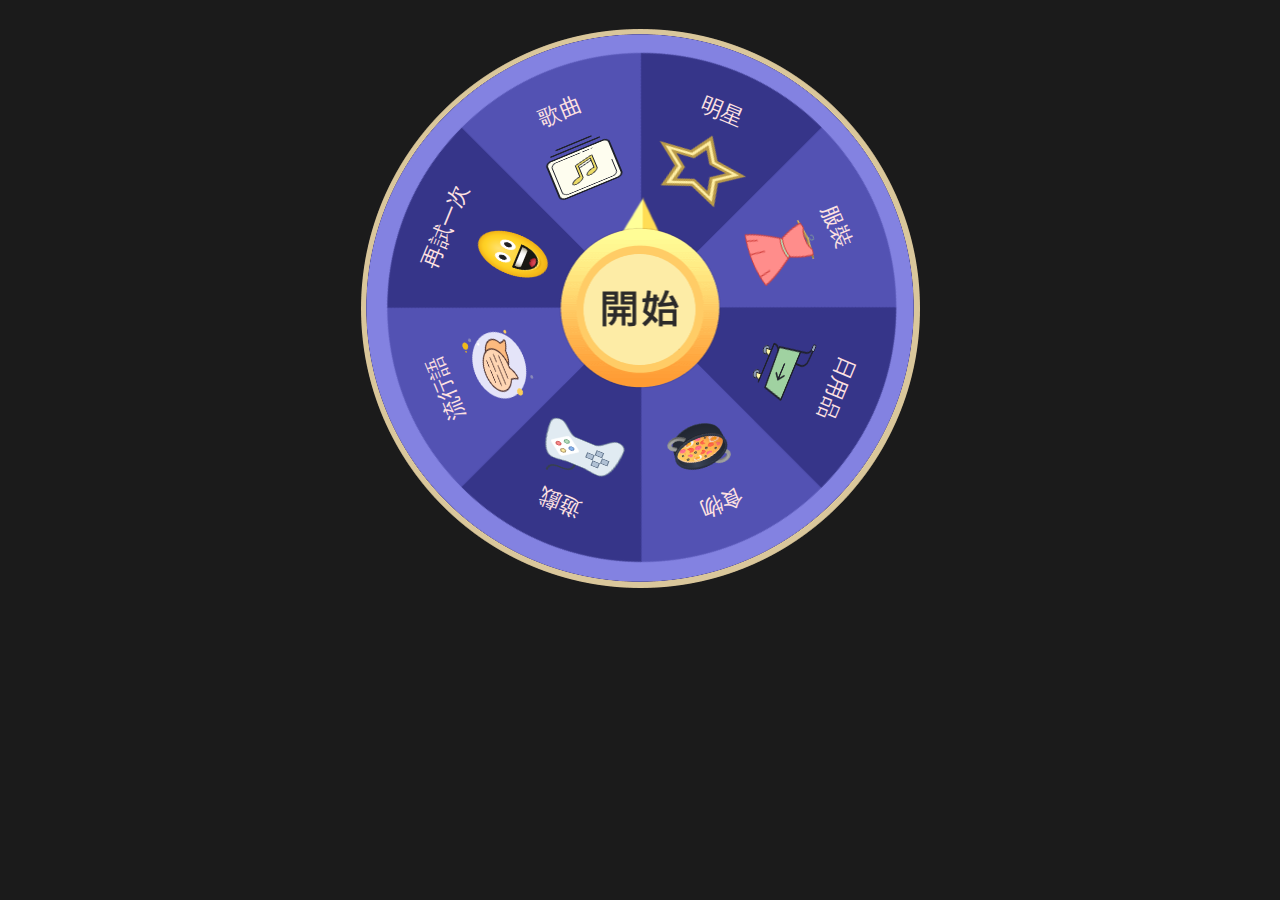
<file: index.html>
<!DOCTYPE html>
<html lang="en">

<head>
    <meta charset="UTF-8">
    <meta name="viewport" content="width=device-width, initial-scale=1.0">
    <meta http-equiv="X-UA-Compatible" content="ie=edge">
    <title>轉盤</title>

    <link rel="stylesheet" href="css/index.css">
</head>

<body>
    <div class="box-lottery">
        <div class="lottery-wrap" style="transform: rotate(-45deg);">
            <span class="lottery-span1" data-id="8">
                <i><br>歌曲 </i><a href="./website/song.html"><img src="img/lottery_01.png" alt="歌曲"></a>
            </span>
            <span class="lottery-span2" data-id="7">
                <i><br>明星</i><a href="./website/singer.html"><img src="img/lottery_02.png" alt="明星"></a>
            </span>
            <span class="lottery-span3" data-id="6">
                <i><br>服裝</i><a href="./website/cloth.html"><img src="img/lottery_03.png" alt="服裝"></a>
            </span>
            <span class="lottery-span4" data-id="5">
                <i><br>日用品</i><a href="./website/grocery.html"><img src="img/lottery_04.png" alt="日用品"></a>
            </span>
            <span class="lottery-span5" data-id="1">
                <i><br>食物</i><a href="./website/food.html"><img src="img/lottery_08.png" alt="食物"></a>
            </span>
            <span class="lottery-span6" data-id="4">
                <i><br>遊戲</i><a href="./website/game.html"><img src="img/lottery_06.png" alt="遊戲"></a>
            </span>
            <span class="lottery-span7" data-id="3">
                <i><br>流行語</i><a href="./website/buzzword.html"><img src="img/lottery_07.png" alt="流行語"></a>
            </span>
            <span class="lottery-span8" data-id="2">
                <i><br>再試一次</i><img src="img/lottery_05.png" alt="再試一次" width="80px" height="80px">
            </span>
        </div>
        <a class="lottery-btn" href="javascript:void(0);"><i></i>開始</a>
    </div>

    <script src="https://www.jq22.com/jquery/jquery-1.10.2.js"></script>
    <script src="js/lib/anime.min.js"></script>
    <script src="js/app/lottery.js"></script>
    <script>
        var Lottery = Turntable.create();
        $('.lottery-btn').on('click', function() {
            var num = Math.floor(Math.random() * 8);
            Lottery.start(num, function(index) {
                alert($('span').eq(index).find('i').text());
                console.log('index', index, 'lottery-span', 'lottery-span' + (index + 1));
            });
        });
    </script>
</body>

</html>
</file>
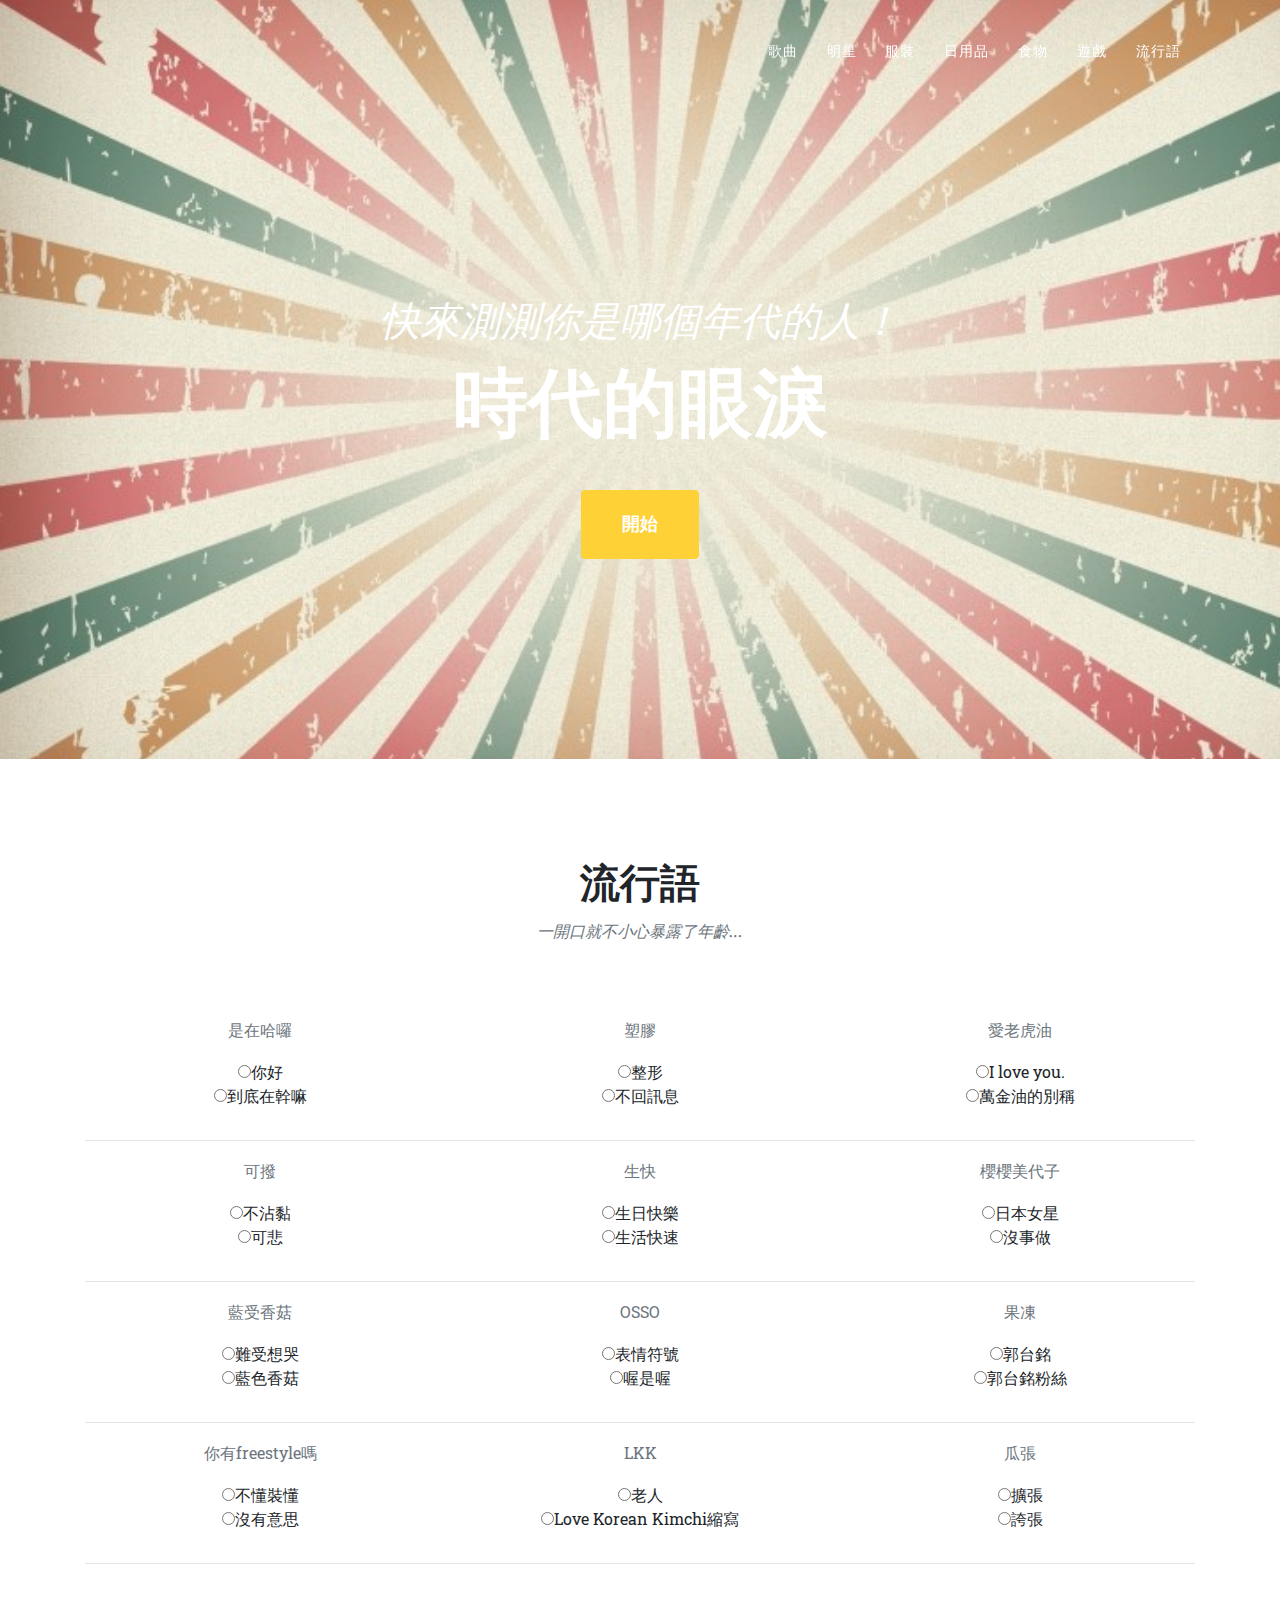
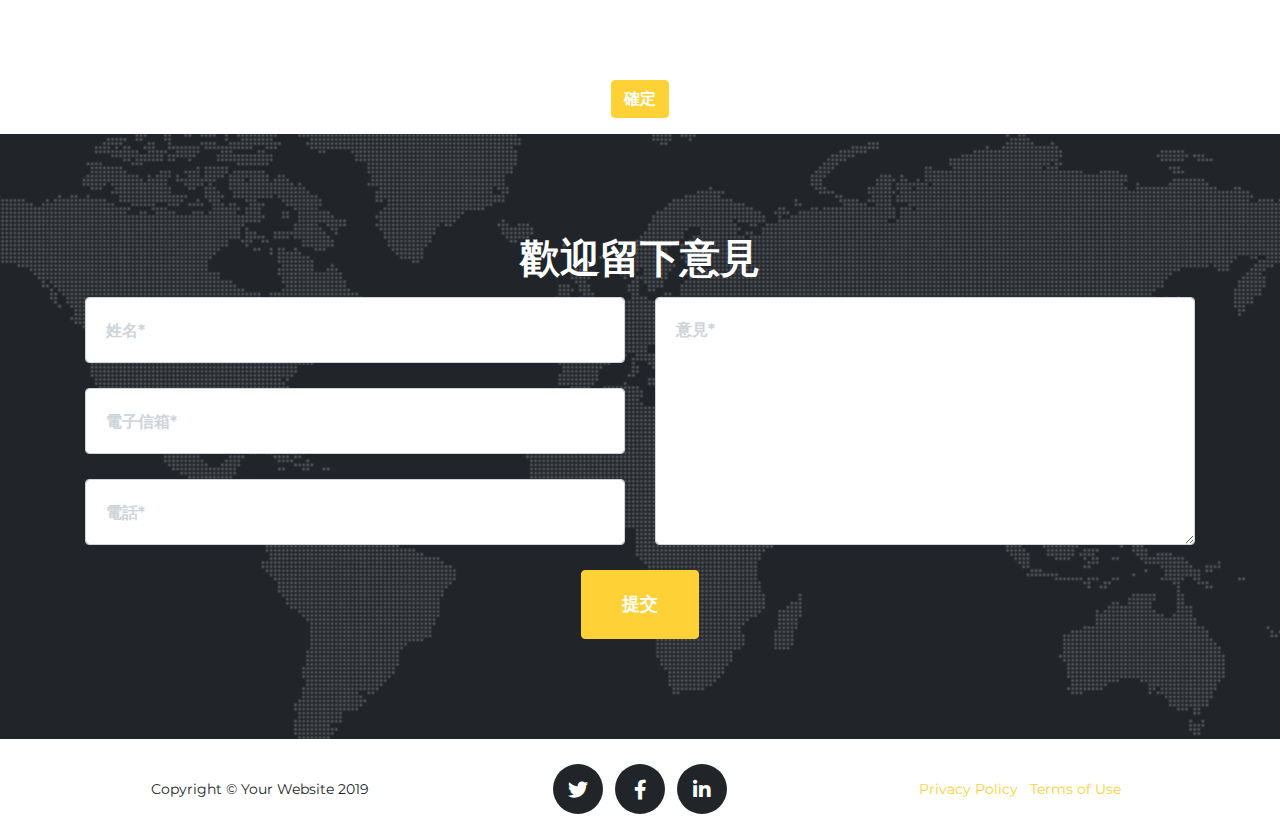
<file: website/buzzword.html>
<!DOCTYPE html>
<html lang="en">

<head>

    <meta charset="utf-8">
    <meta name="viewport" content="width=device-width, initial-scale=1, shrink-to-fit=no">
    <meta name="description" content="">
    <meta name="author" content="">

    <title>buzzword</title>
    <link href="https://fonts.googleapis.com/css?family=Noto+Sans+TC&display=swap" rel="stylesheet">

    <!-- Bootstrap core CSS -->
    <link href="vendor/bootstrap/css/bootstrap.min.css" rel="stylesheet">

    <!-- Custom fonts for this template -->
    <link href="vendor/fontawesome-free/css/all.min.css" rel="stylesheet" type="text/css">
    <link href="https://fonts.googleapis.com/css?family=Montserrat:400,700" rel="stylesheet" type="text/css">
    <link href='https://fonts.googleapis.com/css?family=Kaushan+Script' rel='stylesheet' type='text/css'>
    <link href='https://fonts.googleapis.com/css?family=Droid+Serif:400,700,400italic,700italic' rel='stylesheet' type='text/css'>
    <link href='https://fonts.googleapis.com/css?family=Roboto+Slab:400,100,300,700' rel='stylesheet' type='text/css'>

    <!-- Custom styles for this template -->
    <link href="css/agency.min.css" rel="stylesheet">

</head>

<body id="page-top">

    <!-- Navigation -->
    <nav class="navbar navbar-expand-lg navbar-dark fixed-top" id="mainNav">
        <div class="container">
            <a class="navbar-brand js-scroll-trigger" href="#page-top"></a>
            <button class="navbar-toggler navbar-toggler-right" type="button" data-toggle="collapse" data-target="#navbarResponsive" aria-controls="navbarResponsive" aria-expanded="false" aria-label="Toggle navigation">
        Menu
        <i class="fas fa-bars"></i>
      </button>
            <div class="collapse navbar-collapse" id="navbarResponsive">
                <ul class="navbar-nav text-uppercase ml-auto">
                    <li class="nav-item">
                        <a class="nav-link js-scroll-trigger" href="./song.html">歌曲</a>
                    </li>
                    <li class="nav-item">
                        <a class="nav-link js-scroll-trigger" href="./singer.html">明星</a>
                    </li>
                    <li class="nav-item">
                        <a class="nav-link js-scroll-trigger" href="./cloth.html">服裝</a>
                    </li>
                    <li class="nav-item">
                        <a class="nav-link js-scroll-trigger" href="./grocery.html">日用品</a>
                    </li>
                    <li class="nav-item">
                        <a class="nav-link js-scroll-trigger" href="./food.html">食物</a>
                    </li>
                    <li class="nav-item">
                        <a class="nav-link js-scroll-trigger" href="./game.html">遊戲</a>
                    </li>
                    <li class="nav-item">
                        <a class="nav-link js-scroll-trigger" href="./buzzword.html">流行語</a>
                    </li>
                </ul>
            </div>
        </div>
    </nav>

    <!-- Header -->
    <header class="masthead">
        <div class="container" style="text-decoration-color: black;">
            <div class="intro-text">
                <div class="intro-lead-in">快來測測你是哪個年代的人！</div>
                <div class="intro-heading text-uppercase">時代的眼淚</div>
                <a class="btn btn-primary btn-xl text-uppercase js-scroll-trigger" href="#services">開始</a>
            </div>
        </div>
    </header>

    <!-- Services -->
    <section class="page-section" id="services">
        <div class="container">
            <div class="row">
                <div class="col-lg-12 text-center">
                    <h2 class="section-heading text-uppercase">流行語</h2>
                    <h3 class="section-subheading text-muted">一開口就不小心暴露了年齡…</h3>
                </div>
            </div>
            <!--一整行-->
            <div class="row text-center">
                <!--一首歌-->
                <div class="col-md-4">
                    <p class="text-muted">是在哈囉
                        <form>
                            <input type="radio" name="location" value="Taipei" id="70-1-1">你好<br>
                            <input type="radio" name="location" value="Taoyuan" id="70-1-2">到底在幹嘛<br>
                        </form>
                    </p>
                </div>
                <!--一首歌結束-->
                <!--一首歌-->
                <div class="col-md-4">
                    <p class="text-muted">塑膠
                        <form>
                            <input type="radio" name="location" value="Taipei" id="70-1-1">整形<br>
                            <input type="radio" name="location" value="Taoyuan" id="70-1-2">不回訊息<br>
                        </form>
                    </p>
                </div>
                <!--一首歌結束-->
                <!--一首歌-->
                <div class="col-md-4">
                    <p class="text-muted">愛老虎油
                        <form>
                            <input type="radio" name="location" value="Taipei" id="70-1-1">I love you.<br>
                            <input type="radio" name="location" value="Taoyuan" id="70-1-2">萬金油的別稱<br>
                        </form>
                    </p>
                </div>
                <!--一首歌結束-->
            </div>

            <hr>
            <div class="row text-center">
                <!--一首歌-->
                <div class="col-md-4">
                    <p class="text-muted">可撥
                        <form>
                            <input type="radio" name="location" value="Taipei" id="70-1-1">不沾黏<br>
                            <input type="radio" name="location" value="Taoyuan" id="70-1-2">可悲<br>
                        </form>
                    </p>
                </div>
                <!--一首歌結束-->
                <!--一首歌-->
                <div class="col-md-4">
                    <p class="text-muted">生快
                        <form>
                            <input type="radio" name="location" value="Taipei" id="70-1-1">生日快樂<br>
                            <input type="radio" name="location" value="Taoyuan" id="70-1-2">生活快速<br>
                        </form>
                    </p>
                </div>
                <!--一首歌結束-->
                <!--一首歌-->
                <div class="col-md-4">
                    <p class="text-muted">櫻櫻美代子
                        <form>
                            <input type="radio" name="location" value="Taipei" id="70-1-1">日本女星<br>
                            <input type="radio" name="location" value="Taoyuan" id="70-1-2">沒事做<br>
                        </form>
                    </p>
                </div>
                <!--一首歌結束-->
            </div>

            <hr>
            <div class="row text-center">
                <!--一首歌-->
                <div class="col-md-4">
                    <p class="text-muted">藍受香菇
                        <form>
                            <input type="radio" name="location" value="Taipei" id="70-1-1">難受想哭<br>
                            <input type="radio" name="location" value="Taoyuan" id="70-1-2">藍色香菇<br>
                        </form>
                    </p>
                </div>
                <!--一首歌結束-->
                <!--一首歌-->
                <div class="col-md-4">
                    <p class="text-muted">OSSO
                        <form>
                            <input type="radio" name="location" value="Taipei" id="70-1-1">表情符號<br>
                            <input type="radio" name="location" value="Taoyuan" id="70-1-2">喔是喔<br>
                        </form>
                    </p>
                </div>
                <!--一首歌結束-->
                <!--一首歌-->
                <div class="col-md-4">
                    <p class="text-muted">果凍
                        <form>
                            <input type="radio" name="location" value="Taipei" id="70-1-1">郭台銘<br>
                            <input type="radio" name="location" value="Taoyuan" id="70-1-2">郭台銘粉絲<br>
                        </form>
                    </p>
                </div>
                <!--一首歌結束-->
            </div>

            <hr>
            <div class="row text-center">
                <!--一首歌-->
                <div class="col-md-4">
                    <p class="text-muted">你有freestyle嗎
                        <form>
                            <input type="radio" name="location" value="Taipei" id="70-1-1">不懂裝懂<br>
                            <input type="radio" name="location" value="Taoyuan" id="70-1-2">沒有意思<br>
                        </form>
                    </p>
                </div>
                <!--一首歌結束-->
                <!--一首歌-->
                <div class="col-md-4">
                    <p class="text-muted">LKK
                        <form>
                            <input type="radio" name="location" value="Taipei" id="70-1-1">老人<br>
                            <input type="radio" name="location" value="Taoyuan" id="70-1-2">Love Korean Kimchi縮寫<br>
                        </form>
                    </p>
                </div>
                <!--一首歌結束-->
                <!--一首歌-->
                <div class="col-md-4">
                    <p class="text-muted">瓜張
                        <form>
                            <input type="radio" name="location" value="Taipei" id="70-1-1">擴張<br>
                            <input type="radio" name="location" value="Taoyuan" id="70-1-2">誇張<br>
                        </form>
                    </p>
                </div>
                <!--一首歌結束-->
            </div>
            <hr>
        </div>
        </div>
    </section>
    <!--確定鈕-->
    <div style="text-align: center;"><button id="button" type="buttom" class="btn btn-primary" onclick="myFunction()">確定</button>

        <p id="demo"></p>

        <script>
            function myFunction() {
                var txt;
                var a = Math.floor(Math.random() * 3);
                if (a == 0) {
                    var r = confirm("你是90年代的人");
                    if (r == true) {
                        txt = "我覺得很準！";
                    } else {
                        txt = "再來一次！";
                    }
                    document.getElementById("demo").innerHTML = txt;

                } else if (a == 1) {
                    var r = confirm("你是00後的年輕人");
                    if (r == true) {
                        txt = "我覺得很準！";
                    } else {
                        txt = "再來一次！";
                    }
                    document.getElementById("demo").innerHTML = txt;
                } else {
                    var r = confirm("你非常跟得上潮流！");
                    if (r == true) {
                        txt = "我覺得很準！";
                    } else {
                        txt = "再來一次！";
                    }
                    document.getElementById("demo").innerHTML = txt;
                }
            }
        </script>
    </div>



    <!-- About -->
    <!-- Team -->


    <!-- Contact -->
    <section class="page-section" id="contact">
        <div class="container">
            <div class="row">
                <div class="col-lg-12 text-center">
                    <h2 class="section-heading text-uppercase">歡迎留下意見</h2>
                </div>
            </div>
            <div class="row">
                <div class="col-lg-12">
                    <form id="contactForm" name="sentMessage" novalidate="novalidate">
                        <div class="row">
                            <div class="col-md-6">
                                <div class="form-group">
                                    <input class="form-control" id="name" type="text" placeholder="姓名*" required="required" data-validation-required-message="Please enter your name.">
                                    <p class="help-block text-danger"></p>
                                </div>
                                <div class="form-group">
                                    <input class="form-control" id="email" type="email" placeholder="電子信箱*" required="required" data-validation-required-message="Please enter your email address.">
                                    <p class="help-block text-danger"></p>
                                </div>
                                <div class="form-group">
                                    <input class="form-control" id="email" type="email" placeholder="電話*" required="required" data-validation-required-message="Please enter your email address.">
                                    <p class="help-block text-danger"></p>
                                </div>

                            </div>
                            <div class="col-md-6">
                                <div class="form-group">
                                    <textarea class="form-control" id="message" placeholder="意見*" required="required" data-validation-required-message="Please enter a message."></textarea>
                                    <p class="help-block text-danger"></p>
                                </div>
                            </div>
                            <div class="col-lg-12 text-center">
                                <div id="success"></div>
                                <button id="sendMessageButton" class="btn btn-primary btn-xl text-uppercase" type="submit">提交</button>
                            </div>
                        </div>
                    </form>
                </div>
            </div>
        </div>
    </section>

    <!-- Footer -->
    <footer class="footer">
        <div class="container">
            <div class="row align-items-center">
                <div class="col-md-4">
                    <span class="copyright">Copyright &copy; Your Website 2019</span>
                </div>
                <div class="col-md-4">
                    <ul class="list-inline social-buttons">
                        <li class="list-inline-item">
                            <a href="https://twitter.com/?lang=zh-tw">
                                <i class="fab fa-twitter"></i>
                            </a>
                        </li>
                        <li class="list-inline-item">
                            <a href="https://www.facebook.com/">
                                <i class="fab fa-facebook-f"></i>
                            </a>
                        </li>
                        <li class="list-inline-item">
                            <a href="https://inline.app/zh/">
                                <i class="fab fa-linkedin-in"></i>
                            </a>
                        </li>
                    </ul>
                </div>
                <div class="col-md-4">
                    <ul class="list-inline quicklinks">
                        <li class="list-inline-item">
                            <a href="#">Privacy Policy</a>
                        </li>
                        <li class="list-inline-item">
                            <a href="#">Terms of Use</a>
                        </li>
                    </ul>
                </div>
            </div>
        </div>
    </footer>
    <!-- Portfolio Modals -->


    <!-- Bootstrap core JavaScript -->
    <script src="vendor/jquery/jquery.min.js"></script>
    <script src="vendor/bootstrap/js/bootstrap.bundle.min.js"></script>

    <!-- Plugin JavaScript -->
    <script src="vendor/jquery-easing/jquery.easing.min.js"></script>

    <!-- Contact form JavaScript -->
    <script src="js/jqBootstrapValidation.js"></script>
    <script src="js/contact_me.js"></script>

    <!-- Custom scripts for this template -->
    <script src="js/agency.min.js"></script>

    <!--圓餅圖java-->
    <script src="http://ajax.googleapis.com/ajax/libs/jquery/1.8.3/jquery.min.js"></script>
    <script src="http://www.flotcharts.org/flot/jquery.flot.js"></script>
    <script src="http://www.flotcharts.org/flot/jquery.flot.pie.js"></script>
</body>

</html>
</file>
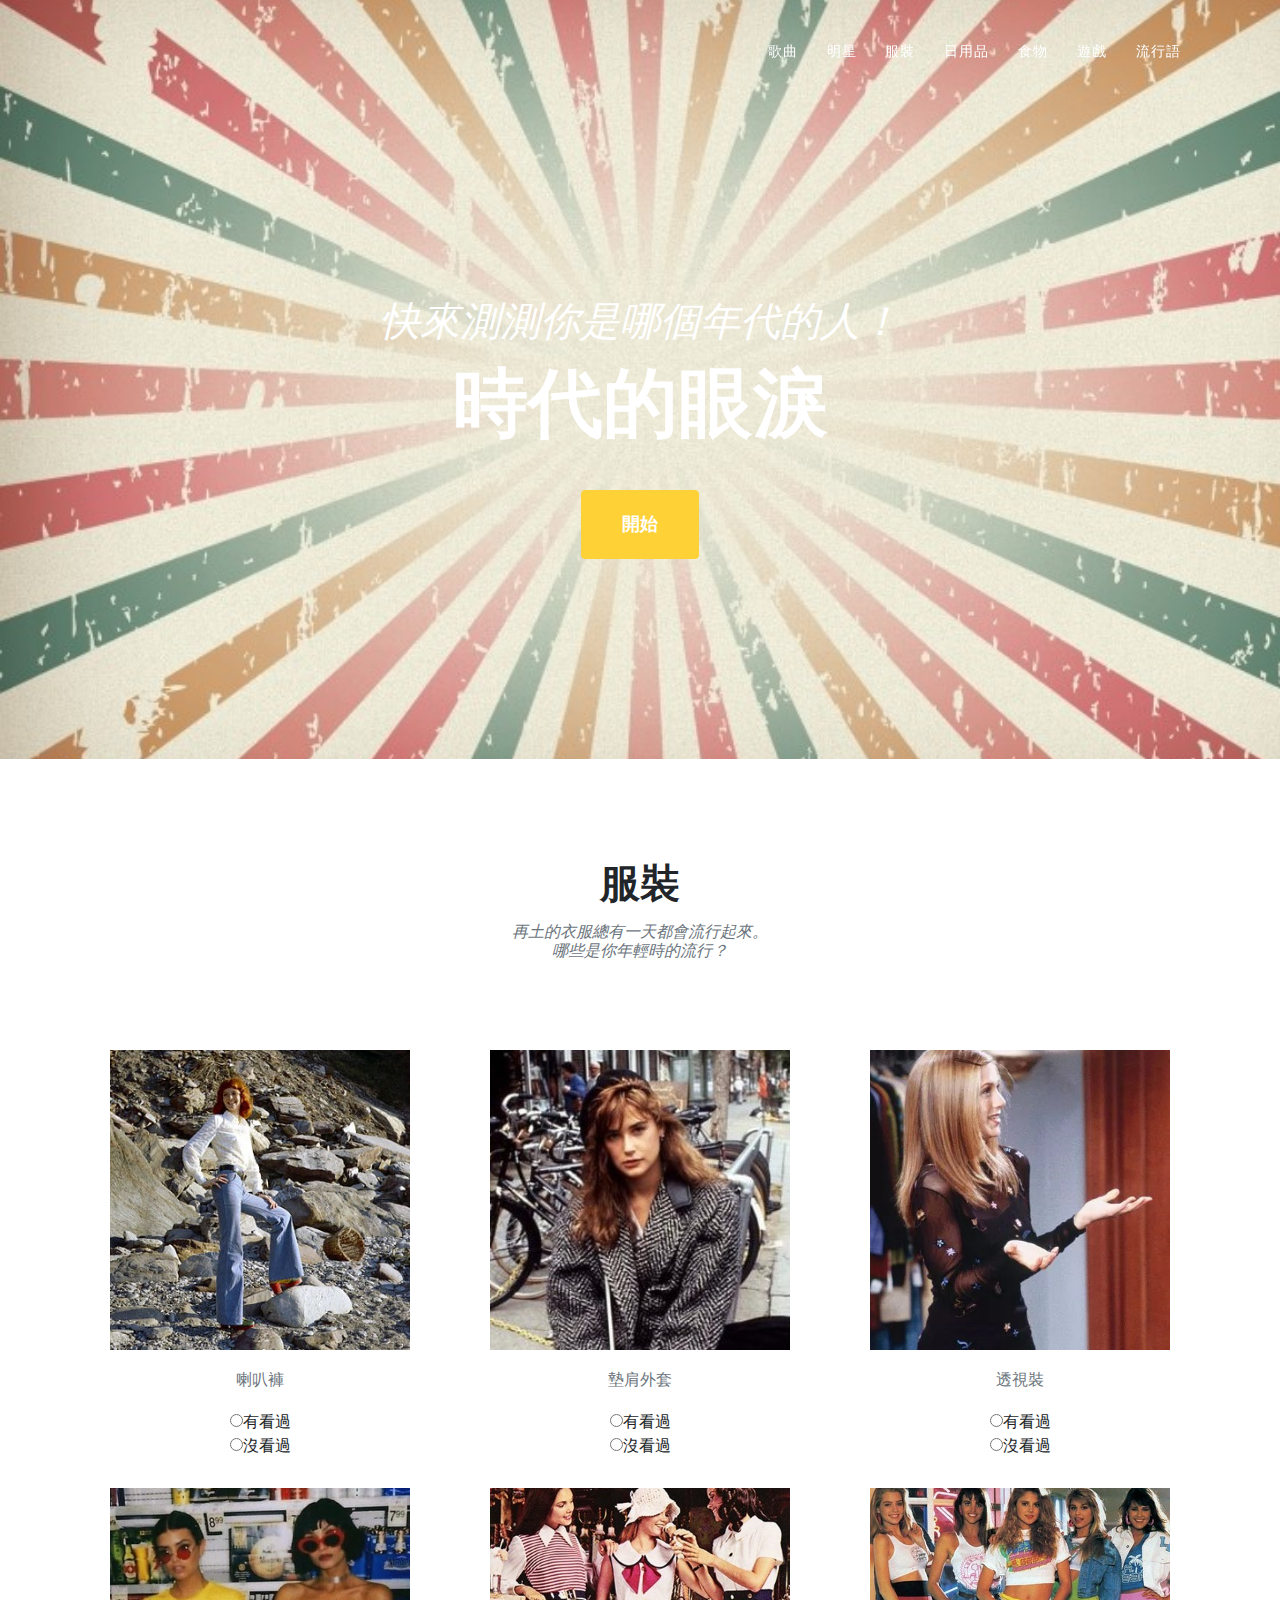
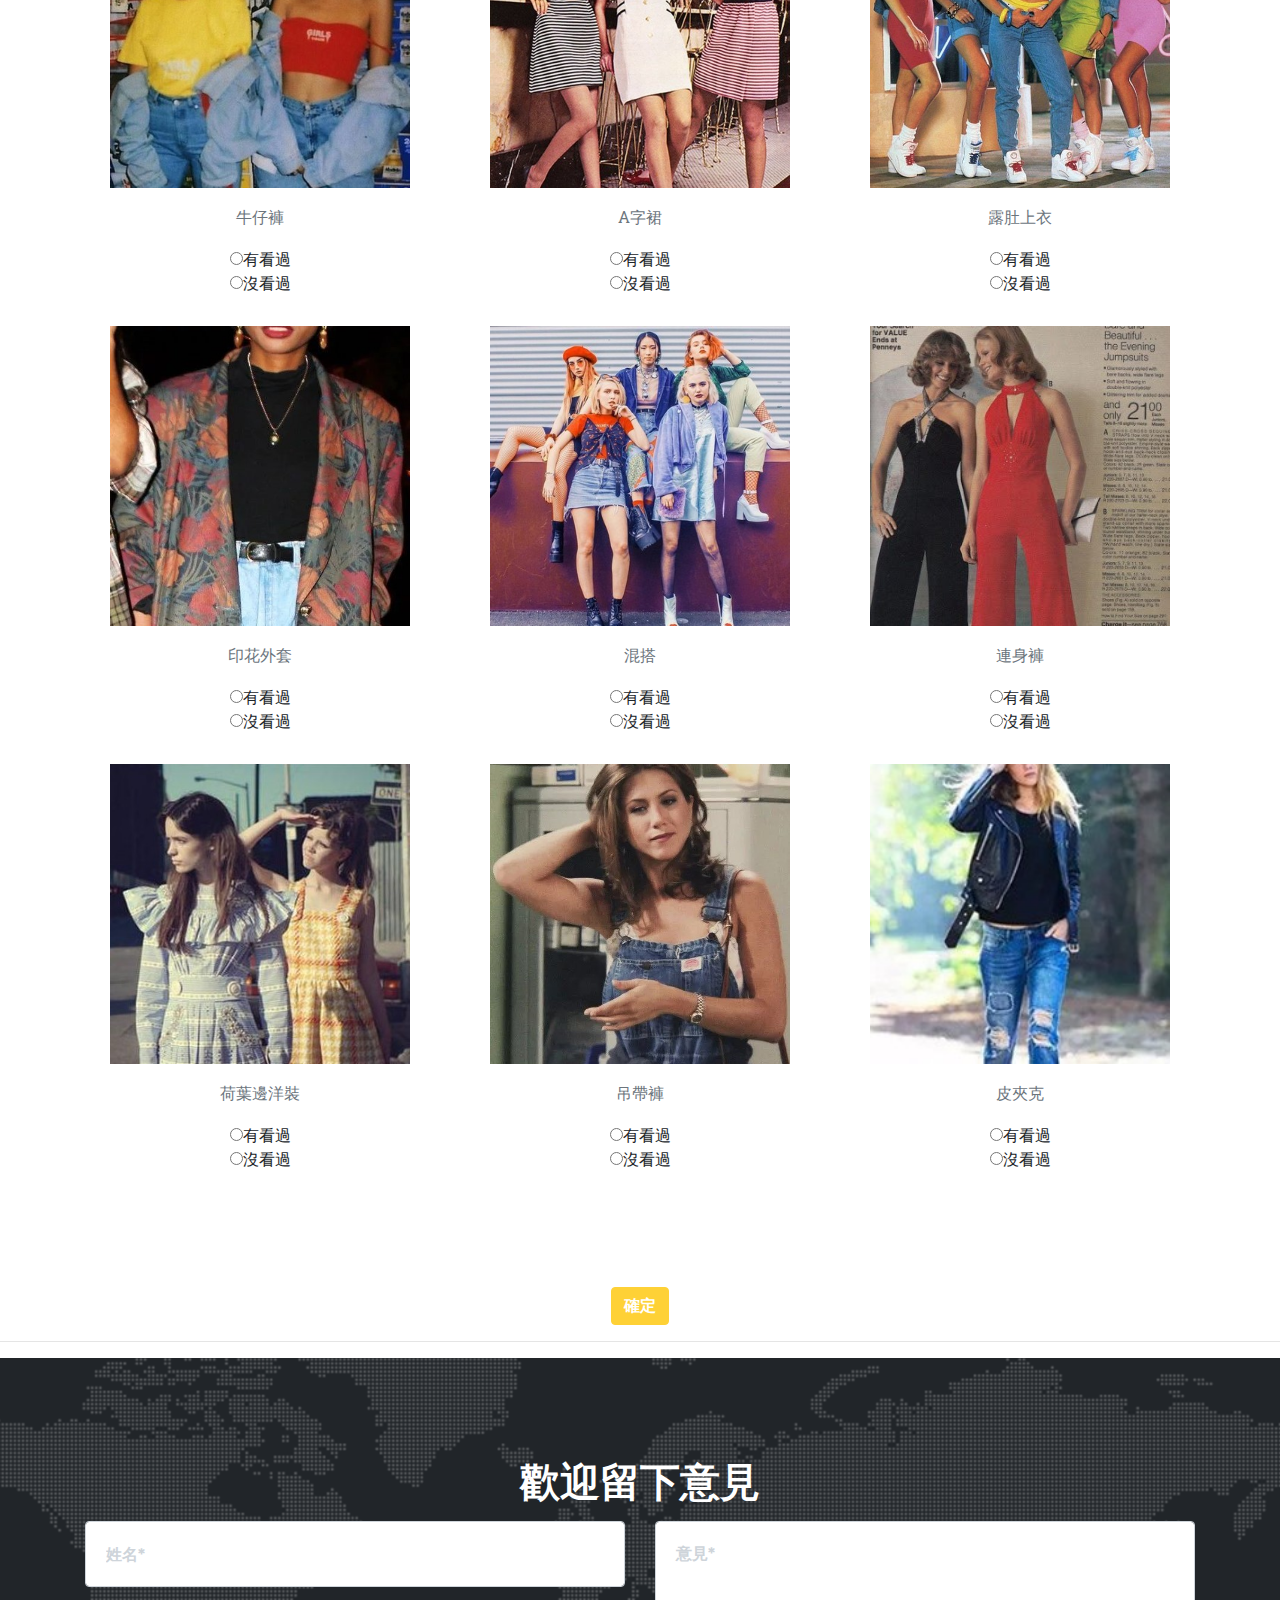
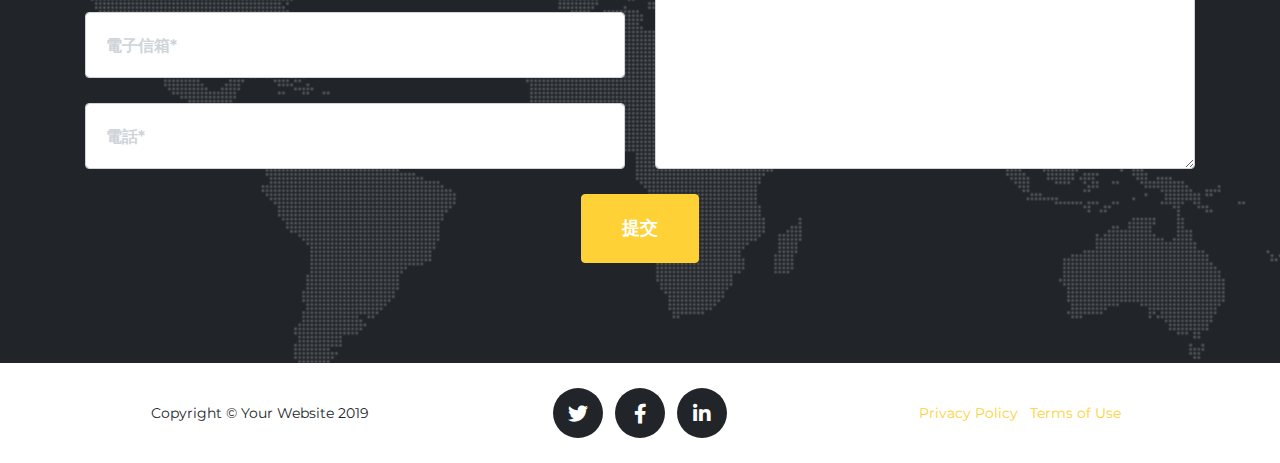
<file: website/cloth.html>
<!DOCTYPE html>
<html lang="en">

<head>

    <meta charset="utf-8">
    <meta name="viewport" content="width=device-width, initial-scale=1, shrink-to-fit=no">
    <meta name="description" content="">
    <meta name="author" content="">

    <title>cloth</title>
    <!-- 引用思源黑體字形 -->
    <link href="https://fonts.googleapis.com/css?family=Noto+Sans+TC&display=swap" rel="stylesheet">

    <!-- Bootstrap core CSS -->
    <link href="vendor/bootstrap/css/bootstrap.min.css" rel="stylesheet">

    <!-- Custom fonts for this template -->
    <link href="vendor/fontawesome-free/css/all.min.css" rel="stylesheet" type="text/css">
    <link href="https://fonts.googleapis.com/css?family=Montserrat:400,700" rel="stylesheet" type="text/css">
    <link href='https://fonts.googleapis.com/css?family=Kaushan+Script' rel='stylesheet' type='text/css'>
    <link href='https://fonts.googleapis.com/css?family=Droid+Serif:400,700,400italic,700italic' rel='stylesheet' type='text/css'>
    <link href='https://fonts.googleapis.com/css?family=Roboto+Slab:400,100,300,700' rel='stylesheet' type='text/css'>

    <!-- Custom styles for this template -->
    <link href="css/agency.min.css" rel="stylesheet">

</head>

<body id="page-top">

    <!-- Navigation -->
    <nav class="navbar navbar-expand-lg navbar-dark fixed-top" id="mainNav">
        <div class="container">
            <a class="navbar-brand js-scroll-trigger" href="#page-top"></a>
            <button class="navbar-toggler navbar-toggler-right" type="button" data-toggle="collapse" data-target="#navbarResponsive" aria-controls="navbarResponsive" aria-expanded="false" aria-label="Toggle navigation">
        Menu
        <i class="fas fa-bars"></i>
      </button>
            <div class="collapse navbar-collapse" id="navbarResponsive">
                <ul class="navbar-nav text-uppercase ml-auto">
                    <li class="nav-item">
                        <a class="nav-link js-scroll-trigger" href="./song.html">歌曲</a>
                    </li>
                    <li class="nav-item">
                        <a class="nav-link js-scroll-trigger" href="./singer.html">明星</a>
                    </li>
                    <li class="nav-item">
                        <a class="nav-link js-scroll-trigger" href="./cloth.html">服裝</a>
                    </li>
                    <li class="nav-item">
                        <a class="nav-link js-scroll-trigger" href="./grocery.html">日用品</a>
                    </li>
                    <li class="nav-item">
                        <a class="nav-link js-scroll-trigger" href="./food.html">食物</a>
                    </li>
                    <li class="nav-item">
                        <a class="nav-link js-scroll-trigger" href="./game.html">遊戲</a>
                    </li>
                    <li class="nav-item">
                        <a class="nav-link js-scroll-trigger" href="./buzzword.html">流行語</a>
                    </li>
                </ul>
            </div>
        </div>
    </nav>

    <!-- Header -->
    <header class="masthead">
        <div class="container" style="text-decoration-color: black;">
            <div class="intro-text">
                <div class="intro-lead-in">快來測測你是哪個年代的人！</div>
                <div class="intro-heading text-uppercase">時代的眼淚</div>
                <a class="btn btn-primary btn-xl text-uppercase js-scroll-trigger" href="#services">開始</a>
            </div>
        </div>
    </header>

    <!-- Services -->
    <section class="page-section" id="services">
        <div class="container">
            <div class="row">
                <div class="col-lg-12 text-center">
                    <h2 class="section-heading text-uppercase">服裝</h2>
                    <h3 class="section-subheading text-muted">再土的衣服總有一天都會流行起來。<br>哪些是你年輕時的流行？</h3>

                </div>
            </div>
            <!--一整行-->
            <div class="row text-center">
                <!--一首歌-->
                <div class="col-md-4">
                    <h4 class="service-heading"><img src="./img/70-1.jpg" width="300px" height="300px"></h4>
                    <p class="text-muted">喇叭褲
                        <form>
                            <input type="radio" name="location" value="Taipei" id="70-1-1">有看過<br>
                            <input type="radio" name="location" value="Taoyuan" id="70-1-2">沒看過<br>
                        </form>
                    </p>
                </div>
                <!--一首歌結束-->
                <!--一首歌-->
                <div class="col-md-4">
                    <h4 class="service-heading"><img src="./img/80-1.jpg" width="300px" height="300px"></h4>
                    <p class="text-muted">墊肩外套
                        <form>
                            <input type="radio" name="location" value="Taipei" id="70-1-1">有看過<br>
                            <input type="radio" name="location" value="Taoyuan" id="70-1-2">沒看過<br>
                        </form>
                    </p>
                </div>
                <!--一首歌結束-->
                <!--一首歌-->
                <div class="col-md-4">
                    <h4 class="service-heading"><img src="./img/90-1.jpg" width="300px" height="300px"></h4>
                    <p class="text-muted">透視裝
                        <form>
                            <input type="radio" name="location" value="Taipei" id="70-1-1">有看過<br>
                            <input type="radio" name="location" value="Taoyuan" id="70-1-2">沒看過<br>
                        </form>
                    </p>
                </div>
                <!--一首歌結束-->
            </div>
            <!--一行結束-->

            <!--一行開始-->
            <div class="row text-center">
                <!--一首歌-->
                <div class="col-md-4">
                    <h4 class="service-heading"><img src="./img/00-1.jpg" width="300px" height="300px"></h4>
                    <p class="text-muted">牛仔褲
                        <form>
                            <input type="radio" name="location" value="Taipei" id="70-1-1">有看過<br>
                            <input type="radio" name="location" value="Taoyuan" id="70-1-2">沒看過<br>
                        </form>
                    </p>
                </div>
                <!--一首歌結束-->
                <!--一首歌-->
                <div class="col-md-4">
                    <h4 class="service-heading"><img src="./img/70-2.jpg" width="300px" height="300px"></h4>
                    <p class="text-muted">A字裙
                        <form>
                            <input type="radio" name="location" value="Taipei" id="70-1-1">有看過<br>
                            <input type="radio" name="location" value="Taoyuan" id="70-1-2">沒看過<br>
                        </form>
                    </p>
                </div>
                <!--一首歌結束-->
                <!--一首歌-->
                <div class="col-md-4">
                    <h4 class="service-heading"><img src="./img/80-2.jpg" width="300px" height="300px"></h4>
                    <p class="text-muted">露肚上衣
                        <form>
                            <input type="radio" name="location" value="Taipei" id="70-1-1">有看過<br>
                            <input type="radio" name="location" value="Taoyuan" id="70-1-2">沒看過<br>
                        </form>
                    </p>
                </div>
                <!--一首歌結束-->
            </div>
            <!--一行結束-->

            <!--一行開始-->
            <div class="row text-center">
                <!--一首歌-->
                <div class="col-md-4">
                    <h4 class="service-heading"><img src="./img/90-2.jpg" width="300px" height="300px"></h4>
                    <p class="text-muted">印花外套
                        <form>
                            <input type="radio" name="location" value="Taipei" id="70-1-1">有看過<br>
                            <input type="radio" name="location" value="Taoyuan" id="70-1-2">沒看過<br>
                        </form>
                    </p>
                </div>
                <!--一首歌結束-->
                <!--一首歌-->
                <div class="col-md-4">
                    <h4 class="service-heading"><img src="./img/00-2.jpg" width="300px" height="300px"></h4>
                    <p class="text-muted">混搭
                        <form>
                            <input type="radio" name="location" value="Taipei" id="70-1-1">有看過<br>
                            <input type="radio" name="location" value="Taoyuan" id="70-1-2">沒看過<br>
                        </form>
                    </p>
                </div>
                <!--一首歌結束-->
                <!--一首歌-->
                <div class="col-md-4">
                    <h4 class="service-heading"><img src="./img/70-3.jpg" width="300px" height="300px"></h4>
                    <p class="text-muted">連身褲
                        <form>
                            <input type="radio" name="location" value="Taipei" id="70-1-1">有看過<br>
                            <input type="radio" name="location" value="Taoyuan" id="70-1-2">沒看過<br>
                        </form>
                    </p>
                </div>
                <!--一首歌結束-->
            </div>
            <!--一行結束-->

            <!--一行開始-->
            <div class="row text-center">
                <!--一首歌-->
                <div class="col-md-4">
                    <h4 class="service-heading"><img src="./img/80-3.jpg" width="300px" height="300px"></h4>
                    <p class="text-muted">荷葉邊洋裝
                        <form>
                            <input type="radio" name="location" value="Taipei" id="70-1-1">有看過<br>
                            <input type="radio" name="location" value="Taoyuan" id="70-1-2">沒看過<br>
                        </form>
                    </p>
                </div>
                <!--一首歌結束-->
                <!--一首歌-->
                <div class="col-md-4">
                    <h4 class="service-heading"><img src="./img/90-3.jpg" width="300px" height="300px"></h4>
                    <p class="text-muted">吊帶褲
                        <form>
                            <input type="radio" name="location" value="Taipei" id="70-1-1">有看過<br>
                            <input type="radio" name="location" value="Taoyuan" id="70-1-2">沒看過<br>
                        </form>
                    </p>
                </div>
                <!--一首歌結束-->
                <!--一首歌-->
                <div class="col-md-4">
                    <h4 class="service-heading"><img src="./img/00-3.jpg" width="300px" height="300px"></h4>
                    <p class="text-muted">皮夾克
                        <form>
                            <input type="radio" name="location" value="Taipei" id="70-1-1">有看過<br>
                            <input type="radio" name="location" value="Taoyuan" id="70-1-2">沒看過<br>
                        </form>
                    </p>
                </div>
                <!--一首歌結束-->
            </div>
            <!--一行結束-->
        </div>
        </div>
    </section>
    <!--確定鈕-->
    <div style="text-align: center;"><button id="button" type="buttom" class="btn btn-primary" onclick="myFunction()">確定</button>

        <p id="demo"></p>

        <script>
            function myFunction() {
                var txt;
                var a = Math.floor(Math.random() * 4);
                if (a == 0) {
                    var r = confirm("你是70年代的人");
                    if (r == true) {
                        txt = "我覺得很準！";
                    } else {
                        txt = "再來一次！";
                    }
                    document.getElementById("demo").innerHTML = txt;

                } else if (a == 1) {
                    var r = confirm("你是80年代的人");
                    if (r == true) {
                        txt = "我覺得很準！";
                    } else {
                        txt = "再來一次！";
                    }
                    document.getElementById("demo").innerHTML = txt;
                } else if (a == 2) {
                    var r = confirm("你是90年代的人");
                    if (r == true) {
                        txt = "我覺得很準！";
                    } else {
                        txt = "再來一次！";
                    }
                    document.getElementById("demo").innerHTML = txt;
                } else {
                    var r = confirm("你是00後的年輕人");
                    if (r == true) {
                        txt = "我覺得很準！";
                    } else {
                        txt = "再來一次！";
                    }
                    document.getElementById("demo").innerHTML = txt;
                }
            }
        </script>
    </div>
    <hr>


    <!-- About -->
    <!-- Team -->


    <!-- Contact -->
    <section class="page-section" id="contact">
        <div class="container">
            <div class="row">
                <div class="col-lg-12 text-center">
                    <h2 class="section-heading text-uppercase">歡迎留下意見</h2>
                </div>
            </div>
            <div class="row">
                <div class="col-lg-12">
                    <form id="contactForm" name="sentMessage" novalidate="novalidate">
                        <div class="row">
                            <div class="col-md-6">
                                <div class="form-group">
                                    <input class="form-control" id="name" type="text" placeholder="姓名*" required="required" data-validation-required-message="Please enter your name.">
                                    <p class="help-block text-danger"></p>
                                </div>
                                <div class="form-group">
                                    <input class="form-control" id="email" type="email" placeholder="電子信箱*" required="required" data-validation-required-message="Please enter your email address.">
                                    <p class="help-block text-danger"></p>
                                </div>
                                <div class="form-group">
                                    <input class="form-control" id="email" type="email" placeholder="電話*" required="required" data-validation-required-message="Please enter your email address.">
                                    <p class="help-block text-danger"></p>
                                </div>

                            </div>
                            <div class="col-md-6">
                                <div class="form-group">
                                    <textarea class="form-control" id="message" placeholder="意見*" required="required" data-validation-required-message="Please enter a message."></textarea>
                                    <p class="help-block text-danger"></p>
                                </div>
                            </div>
                            <div class="col-lg-12 text-center">
                                <div id="success"></div>
                                <button id="sendMessageButton" class="btn btn-primary btn-xl text-uppercase" type="submit">提交</button>
                            </div>
                        </div>
                    </form>
                </div>
            </div>
        </div>
    </section>

    <!-- Footer -->
    <footer class="footer">
        <div class="container">
            <div class="row align-items-center">
                <div class="col-md-4">
                    <span class="copyright">Copyright &copy; Your Website 2019</span>
                </div>
                <div class="col-md-4">
                    <ul class="list-inline social-buttons">
                        <li class="list-inline-item">
                            <a href="https://twitter.com/?lang=zh-tw">
                                <i class="fab fa-twitter"></i>
                            </a>
                        </li>
                        <li class="list-inline-item">
                            <a href="https://www.facebook.com/">
                                <i class="fab fa-facebook-f"></i>
                            </a>
                        </li>
                        <li class="list-inline-item">
                            <a href="https://inline.app/zh/">
                                <i class="fab fa-linkedin-in"></i>
                            </a>
                        </li>
                    </ul>
                </div>
                <div class="col-md-4">
                    <ul class="list-inline quicklinks">
                        <li class="list-inline-item">
                            <a href="#">Privacy Policy</a>
                        </li>
                        <li class="list-inline-item">
                            <a href="#">Terms of Use</a>
                        </li>
                    </ul>
                </div>
            </div>
        </div>
    </footer>
    <!-- Portfolio Modals -->


    <!-- Bootstrap core JavaScript -->
    <script src="vendor/jquery/jquery.min.js"></script>
    <script src="vendor/bootstrap/js/bootstrap.bundle.min.js"></script>

    <!-- Plugin JavaScript -->
    <script src="vendor/jquery-easing/jquery.easing.min.js"></script>

    <!-- Contact form JavaScript -->
    <script src="js/jqBootstrapValidation.js"></script>
    <script src="js/contact_me.js"></script>

    <!-- Custom scripts for this template -->
    <script src="js/agency.min.js"></script>

    <!--圓餅圖java-->
    <script src="http://ajax.googleapis.com/ajax/libs/jquery/1.8.3/jquery.min.js"></script>
    <script src="http://www.flotcharts.org/flot/jquery.flot.js"></script>
    <script src="http://www.flotcharts.org/flot/jquery.flot.pie.js"></script>
</body>

</html>
</file>
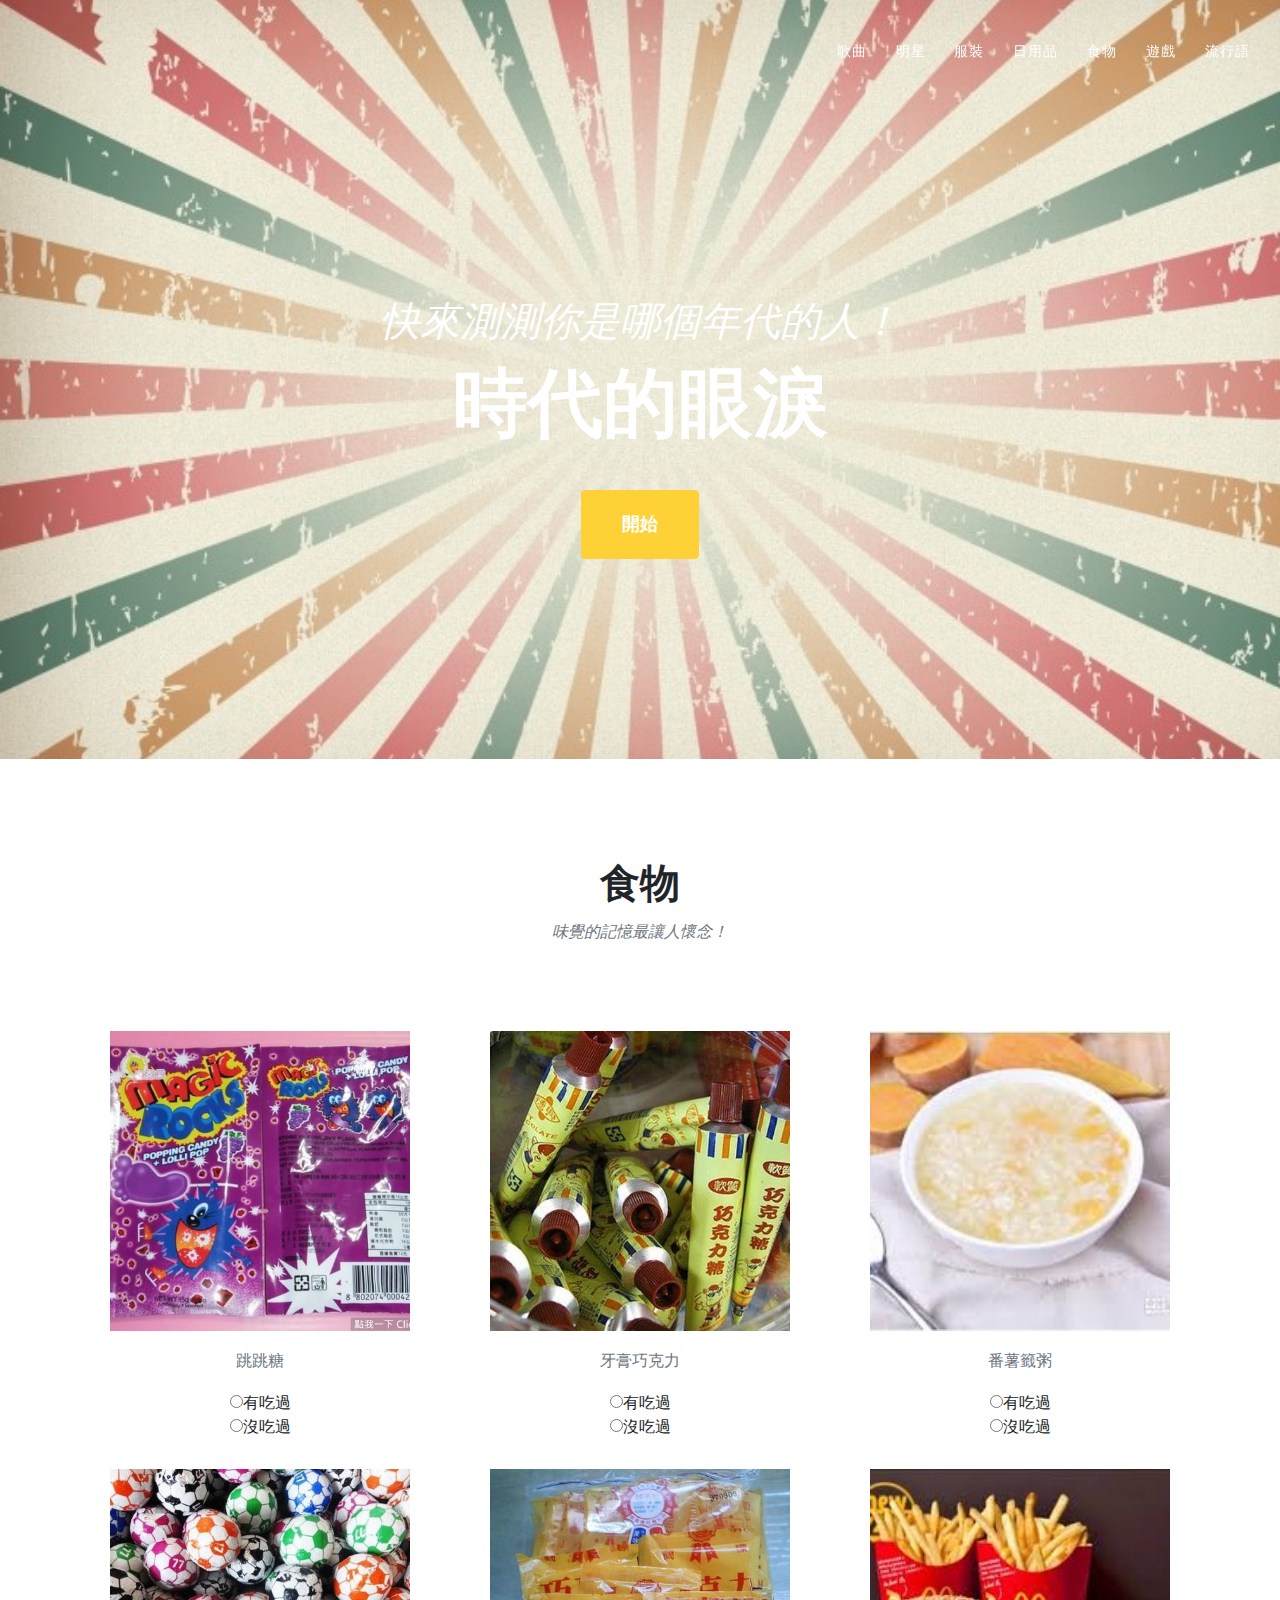
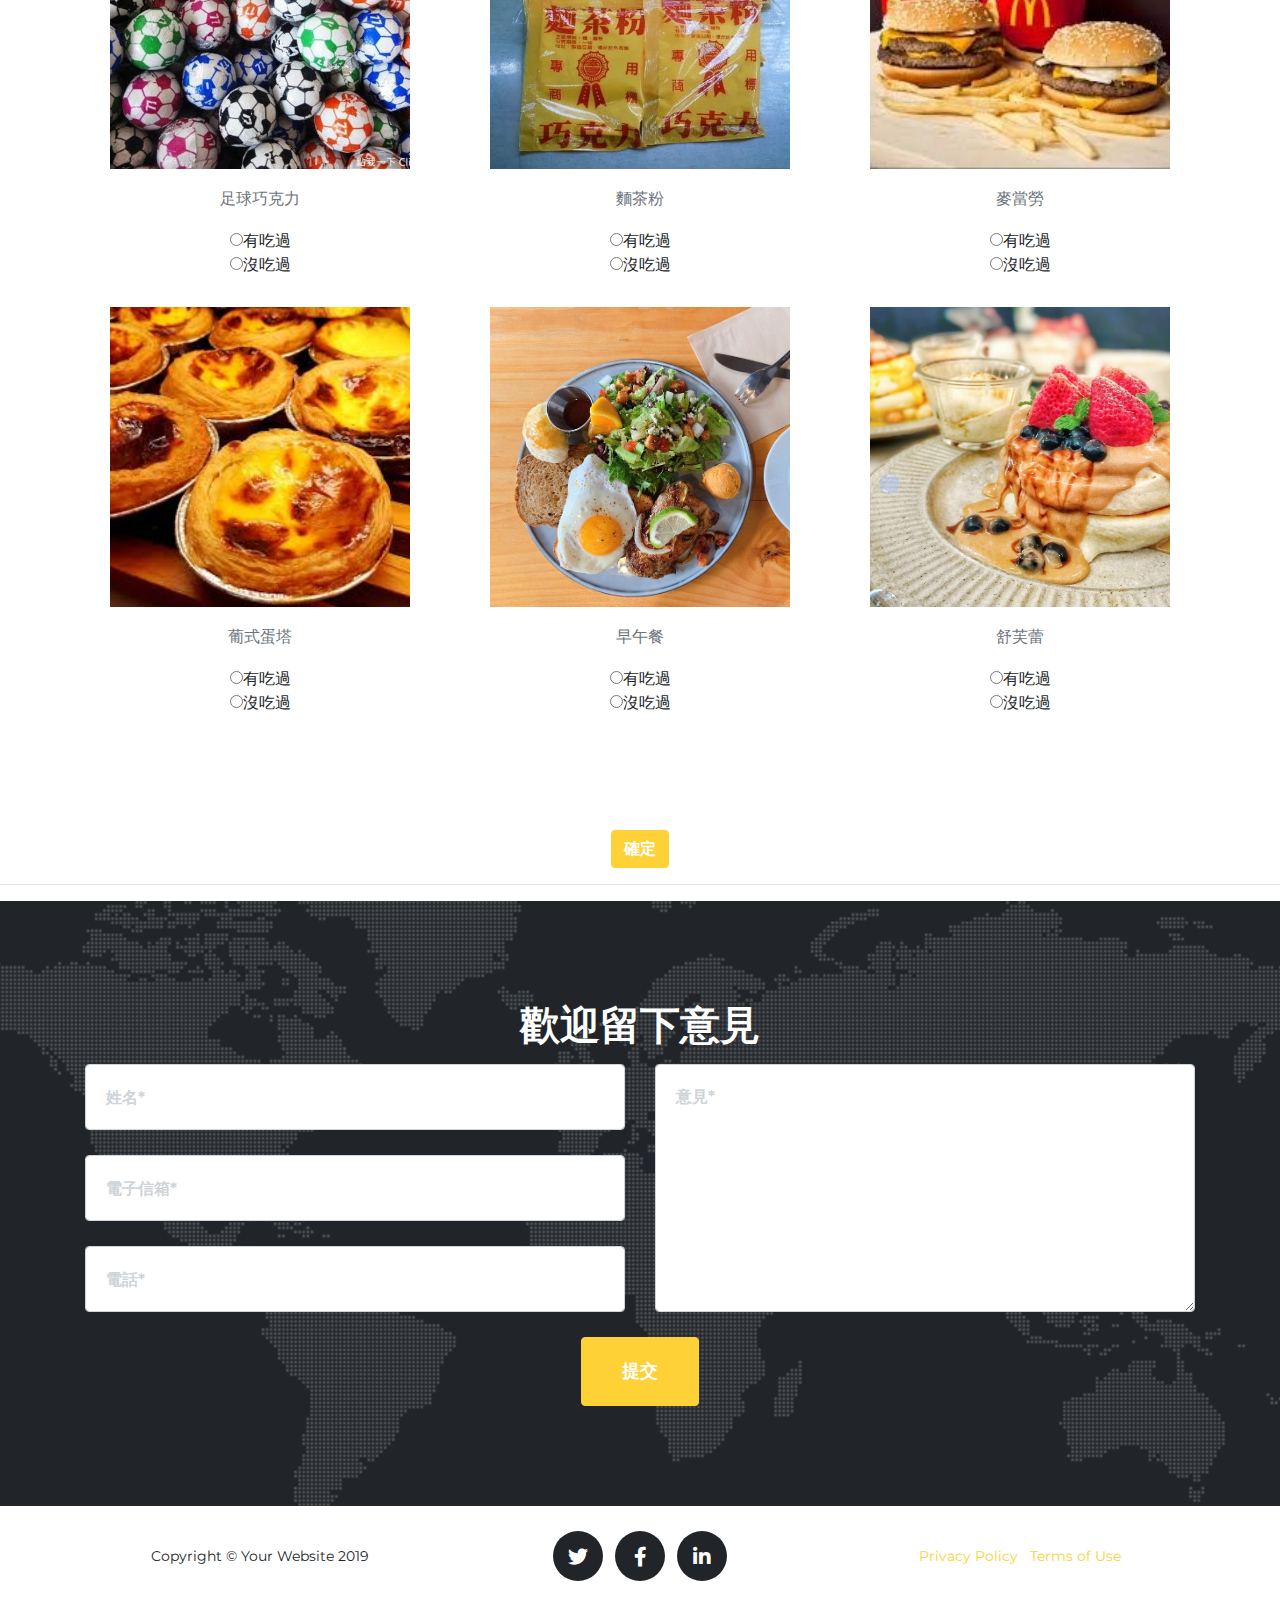
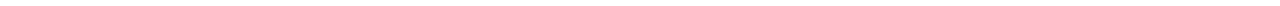
<file: website/food.html>
<!DOCTYPE html>
<html lang="en">

<head>

    <meta charset="utf-8">
    <meta name="viewport" content="width=device-width, initial-scale=1, shrink-to-fit=no">
    <meta name="description" content="">
    <meta name="author" content="">

    <title>食物</title>
    <link href="https://fonts.googleapis.com/css?family=Noto+Sans+TC&display=swap" rel="stylesheet">

    <!-- Bootstrap core CSS -->
    <link href="vendor/bootstrap/css/bootstrap.min.css" rel="stylesheet">

    <!-- Custom fonts for this template -->
    <link href="vendor/fontawesome-free/css/all.min.css" rel="stylesheet" type="text/css">
    <link href="https://fonts.googleapis.com/css?family=Montserrat:400,700" rel="stylesheet" type="text/css">
    <link href='https://fonts.googleapis.com/css?family=Kaushan+Script' rel='stylesheet' type='text/css'>
    <link href='https://fonts.googleapis.com/css?family=Droid+Serif:400,700,400italic,700italic' rel='stylesheet' type='text/css'>
    <link href='https://fonts.googleapis.com/css?family=Roboto+Slab:400,100,300,700' rel='stylesheet' type='text/css'>

    <!-- Custom styles for this template -->
    <link href="css/agency.min.css" rel="stylesheet">

</head>

<body id="page-top">

    <!-- Navigation -->
    <nav class="navbar navbar-expand-lg navbar-dark fixed-top" id="mainNav">
        <div class="collapse navbar-collapse" id="navbarResponsive">
            <ul class="navbar-nav text-uppercase ml-auto">
                <li class="nav-item">
                    <a class="nav-link js-scroll-trigger" href="./song.html">歌曲</a>
                </li>
                <li class="nav-item">
                    <a class="nav-link js-scroll-trigger" href="./singer.html">明星</a>
                </li>
                <li class="nav-item">
                    <a class="nav-link js-scroll-trigger" href="./cloth.html">服裝</a>
                </li>
                <li class="nav-item">
                    <a class="nav-link js-scroll-trigger" href="./grocery.html">日用品</a>
                </li>
                <li class="nav-item">
                    <a class="nav-link js-scroll-trigger" href="./food.html">食物</a>
                </li>
                <li class="nav-item">
                    <a class="nav-link js-scroll-trigger" href="./game.html">遊戲</a>
                </li>
                <li class="nav-item">
                    <a class="nav-link js-scroll-trigger" href="./buzzword.html">流行語</a>
                </li>
            </ul>
        </div>
        </div>
    </nav>

    <!-- Header -->
    <header class="masthead">
        <div class="container" style="text-decoration-color: black;">
            <div class="intro-text">
                <div class="intro-lead-in">快來測測你是哪個年代的人！</div>
                <div class="intro-heading text-uppercase">時代的眼淚</div>
                <a class="btn btn-primary btn-xl text-uppercase js-scroll-trigger" href="#services">開始</a>
            </div>
        </div>
    </header>

    <!-- Services -->
    <section class="page-section" id="services">
        <div class="container">
            <div class="row">
                <div class="col-lg-12 text-center">
                    <h2 class="section-heading text-uppercase">食物</h2>
                    <h3 class="section-subheading text-muted">味覺的記憶最讓人懷念！</h3>
                </div>
            </div>
            <!--一整行-->
            <div class="row text-center">
                <!--一首歌-->
                <div class="col-md-4">
                    <h4 class="service-heading"><img src="./img f/70-1.jpg" width="300px" height="300px"></h4>
                    <p class="text-muted">跳跳糖
                        <form>
                            <input type="radio" name="location" value="Taipei" id="70-1-1">有吃過<br>
                            <input type="radio" name="location" value="Taoyuan" id="70-1-2">沒吃過<br>
                        </form>
                    </p>
                </div>
                <!--一首歌結束-->
                <!--一首歌-->
                <div class="col-md-4">
                    <h4 class="service-heading"><img src="./img f/70-2.jpg" width="300px" height="300px"></h4>
                    <p class="text-muted">牙膏巧克力
                        <form>
                            <input type="radio" name="location" value="Taipei" id="70-1-1">有吃過<br>
                            <input type="radio" name="location" value="Taoyuan" id="70-1-2">沒吃過<br>
                        </form>
                    </p>
                </div>
                <!--一首歌結束-->
                <!--一首歌-->
                <div class="col-md-4">
                    <h4 class="service-heading"><img src="./img f/70-3.jpg" width="300px" height="300px"></h4>
                    <p class="text-muted">番薯籤粥
                        <form>
                            <input type="radio" name="location" value="Taipei" id="70-1-1">有吃過<br>
                            <input type="radio" name="location" value="Taoyuan" id="70-1-2">沒吃過<br>
                        </form>
                    </p>
                </div>
                <!--一首歌結束-->
            </div>
            <!--一行結束-->

            <!--一整行-->
            <div class="row text-center">
                <!--一首歌-->
                <div class="col-md-4">
                    <h4 class="service-heading"><img src="./img f/80-1.jpg" width="300px" height="300px"></h4>
                    <p class="text-muted">足球巧克力
                        <form>
                            <input type="radio" name="location" value="Taipei" id="70-1-1">有吃過<br>
                            <input type="radio" name="location" value="Taoyuan" id="70-1-2">沒吃過<br>
                        </form>
                    </p>
                </div>
                <!--一首歌結束-->
                <!--一首歌-->
                <div class="col-md-4">
                    <h4 class="service-heading"><img src="./img f/80-2.jpg" width="300px" height="300px"></h4>
                    <p class="text-muted">麵茶粉
                        <form>
                            <input type="radio" name="location" value="Taipei" id="70-1-1">有吃過<br>
                            <input type="radio" name="location" value="Taoyuan" id="70-1-2">沒吃過<br>
                        </form>
                    </p>
                </div>
                <!--一首歌結束-->
                <!--一首歌-->
                <div class="col-md-4">
                    <h4 class="service-heading"><img src="./img f/90-1.jpg" width="300px" height="300px"></h4>
                    <p class="text-muted">麥當勞
                        <form>
                            <input type="radio" name="location" value="Taipei" id="70-1-1">有吃過<br>
                            <input type="radio" name="location" value="Taoyuan" id="70-1-2">沒吃過<br>
                        </form>
                    </p>
                </div>
                <!--一首歌結束-->
            </div>
            <!--一行結束-->

            <!--一整行-->
            <div class="row text-center">
                <!--一首歌-->
                <div class="col-md-4">
                    <h4 class="service-heading"><img src="./img f/90-2.jpg" width="300px" height="300px"></h4>
                    <p class="text-muted">葡式蛋塔
                        <form>
                            <input type="radio" name="location" value="Taipei" id="70-1-1">有吃過<br>
                            <input type="radio" name="location" value="Taoyuan" id="70-1-2">沒吃過<br>
                        </form>
                    </p>
                </div>
                <!--一首歌結束-->
                <!--一首歌-->
                <div class="col-md-4">
                    <h4 class="service-heading"><img src="./img f/00-1.jpg" width="300px" height="300px"></h4>
                    <p class="text-muted">早午餐
                        <form>
                            <input type="radio" name="location" value="Taipei" id="70-1-1">有吃過<br>
                            <input type="radio" name="location" value="Taoyuan" id="70-1-2">沒吃過<br>
                        </form>
                    </p>
                </div>
                <!--一首歌結束-->
                <!--一首歌-->
                <div class="col-md-4">
                    <h4 class="service-heading"><img src="./img f/00-2.jpg" width="300px" height="300px"></h4>
                    <p class="text-muted">舒芙蕾
                        <form>
                            <input type="radio" name="location" value="Taipei" id="70-1-1">有吃過<br>
                            <input type="radio" name="location" value="Taoyuan" id="70-1-2">沒吃過<br>
                        </form>
                    </p>
                </div>
                <!--一首歌結束-->
            </div>
            <!--一行結束-->


        </div>
        </div>
    </section>
    <!--確定鈕-->
    <div style="text-align: center;"><button id="button" type="buttom" class="btn btn-primary" onclick="myFunction()">確定</button>

        <p id="demo"></p>

        <script>
            function myFunction() {
                var txt;
                var a = Math.floor(Math.random() * 4);
                if (a == 0) {
                    var r = confirm("你是70年代的人");
                    if (r == true) {
                        txt = "我覺得很準！";
                    } else {
                        txt = "再來一次！";
                    }
                    document.getElementById("demo").innerHTML = txt;

                } else if (a == 1) {
                    var r = confirm("你是80年代的人");
                    if (r == true) {
                        txt = "我覺得很準！";
                    } else {
                        txt = "再來一次！";
                    }
                    document.getElementById("demo").innerHTML = txt;
                } else if (a == 2) {
                    var r = confirm("你是90年代的人");
                    if (r == true) {
                        txt = "我覺得很準！";
                    } else {
                        txt = "再來一次！";
                    }
                    document.getElementById("demo").innerHTML = txt;
                } else {
                    var r = confirm("你是00後的年輕人");
                    if (r == true) {
                        txt = "我覺得很準！";
                    } else {
                        txt = "再來一次！";
                    }
                    document.getElementById("demo").innerHTML = txt;
                }
            }
        </script>
    </div>
    <hr>


    <!-- About -->
    <!-- Team -->


    <!-- Contact -->
    <section class="page-section" id="contact">
        <div class="container">
            <div class="row">
                <div class="col-lg-12 text-center">
                    <h2 class="section-heading text-uppercase">歡迎留下意見</h2>
                </div>
            </div>
            <div class="row">
                <div class="col-lg-12">
                    <form id="contactForm" name="sentMessage" novalidate="novalidate">
                        <div class="row">
                            <div class="col-md-6">
                                <div class="form-group">
                                    <input class="form-control" id="name" type="text" placeholder="姓名*" required="required" data-validation-required-message="Please enter your name.">
                                    <p class="help-block text-danger"></p>
                                </div>
                                <div class="form-group">
                                    <input class="form-control" id="email" type="email" placeholder="電子信箱*" required="required" data-validation-required-message="Please enter your email address.">
                                    <p class="help-block text-danger"></p>
                                </div>
                                <div class="form-group">
                                    <input class="form-control" id="email" type="email" placeholder="電話*" required="required" data-validation-required-message="Please enter your email address.">
                                    <p class="help-block text-danger"></p>
                                </div>

                            </div>
                            <div class="col-md-6">
                                <div class="form-group">
                                    <textarea class="form-control" id="message" placeholder="意見*" required="required" data-validation-required-message="Please enter a message."></textarea>
                                    <p class="help-block text-danger"></p>
                                </div>
                            </div>
                            <div class="col-lg-12 text-center">
                                <div id="success"></div>
                                <button id="sendMessageButton" class="btn btn-primary btn-xl text-uppercase" type="submit">提交</button>
                            </div>
                        </div>
                    </form>
                </div>
            </div>
        </div>
    </section>

    <!-- Footer -->
    <footer class="footer">
        <div class="container">
            <div class="row align-items-center">
                <div class="col-md-4">
                    <span class="copyright">Copyright &copy; Your Website 2019</span>
                </div>
                <div class="col-md-4">
                    <ul class="list-inline social-buttons">
                        <li class="list-inline-item">
                            <a href="https://twitter.com/?lang=zh-tw">
                                <i class="fab fa-twitter"></i>
                            </a>
                        </li>
                        <li class="list-inline-item">
                            <a href="https://www.facebook.com/">
                                <i class="fab fa-facebook-f"></i>
                            </a>
                        </li>
                        <li class="list-inline-item">
                            <a href="https://inline.app/zh/">
                                <i class="fab fa-linkedin-in"></i>
                            </a>
                        </li>
                    </ul>
                </div>
                <div class="col-md-4">
                    <ul class="list-inline quicklinks">
                        <li class="list-inline-item">
                            <a href="#">Privacy Policy</a>
                        </li>
                        <li class="list-inline-item">
                            <a href="#">Terms of Use</a>
                        </li>
                    </ul>
                </div>
            </div>
        </div>
    </footer>
    <!-- Portfolio Modals -->


    <!-- Bootstrap core JavaScript -->
    <script src="vendor/jquery/jquery.min.js"></script>
    <script src="vendor/bootstrap/js/bootstrap.bundle.min.js"></script>

    <!-- Plugin JavaScript -->
    <script src="vendor/jquery-easing/jquery.easing.min.js"></script>

    <!-- Contact form JavaScript -->
    <script src="js/jqBootstrapValidation.js"></script>
    <script src="js/contact_me.js"></script>

    <!-- Custom scripts for this template -->
    <script src="js/agency.min.js"></script>

    <!--圓餅圖java-->
    <script src="http://ajax.googleapis.com/ajax/libs/jquery/1.8.3/jquery.min.js"></script>
    <script src="http://www.flotcharts.org/flot/jquery.flot.js"></script>
    <script src="http://www.flotcharts.org/flot/jquery.flot.pie.js"></script>
</body>

</html>
</file>
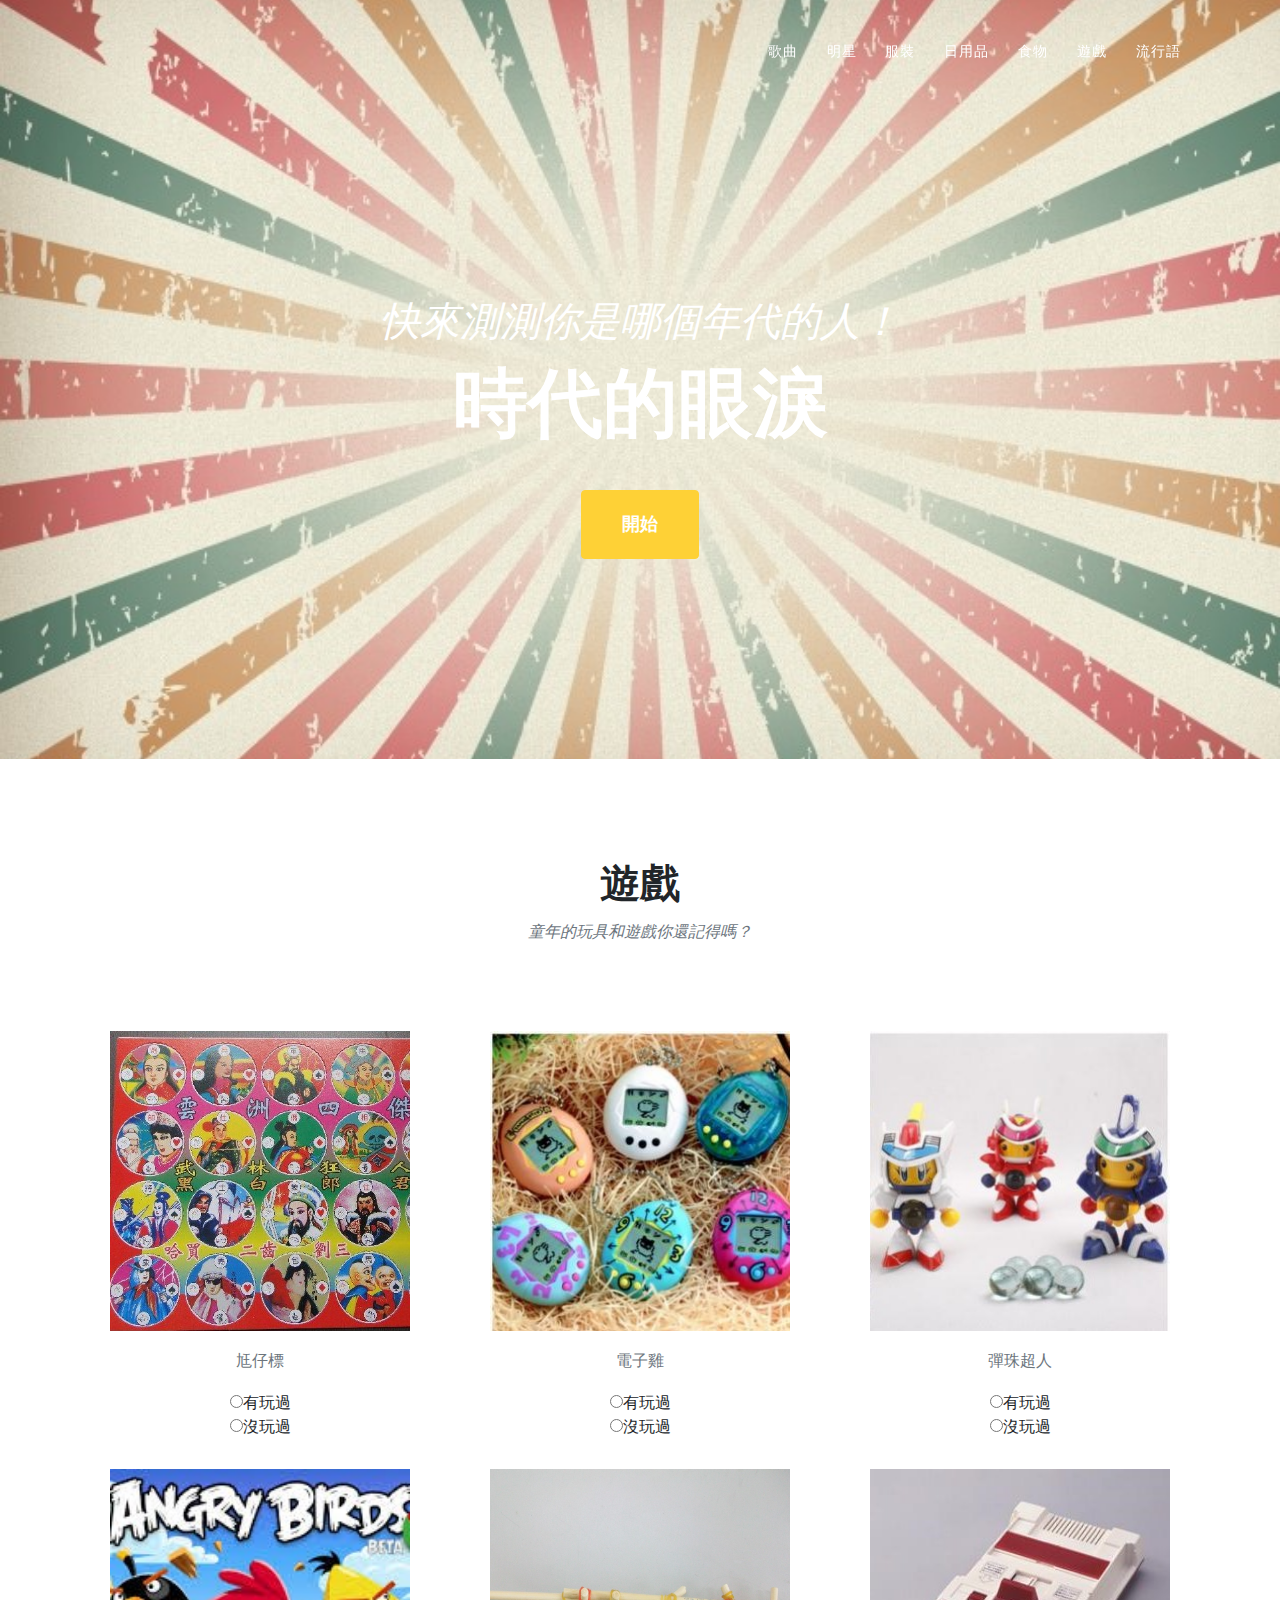
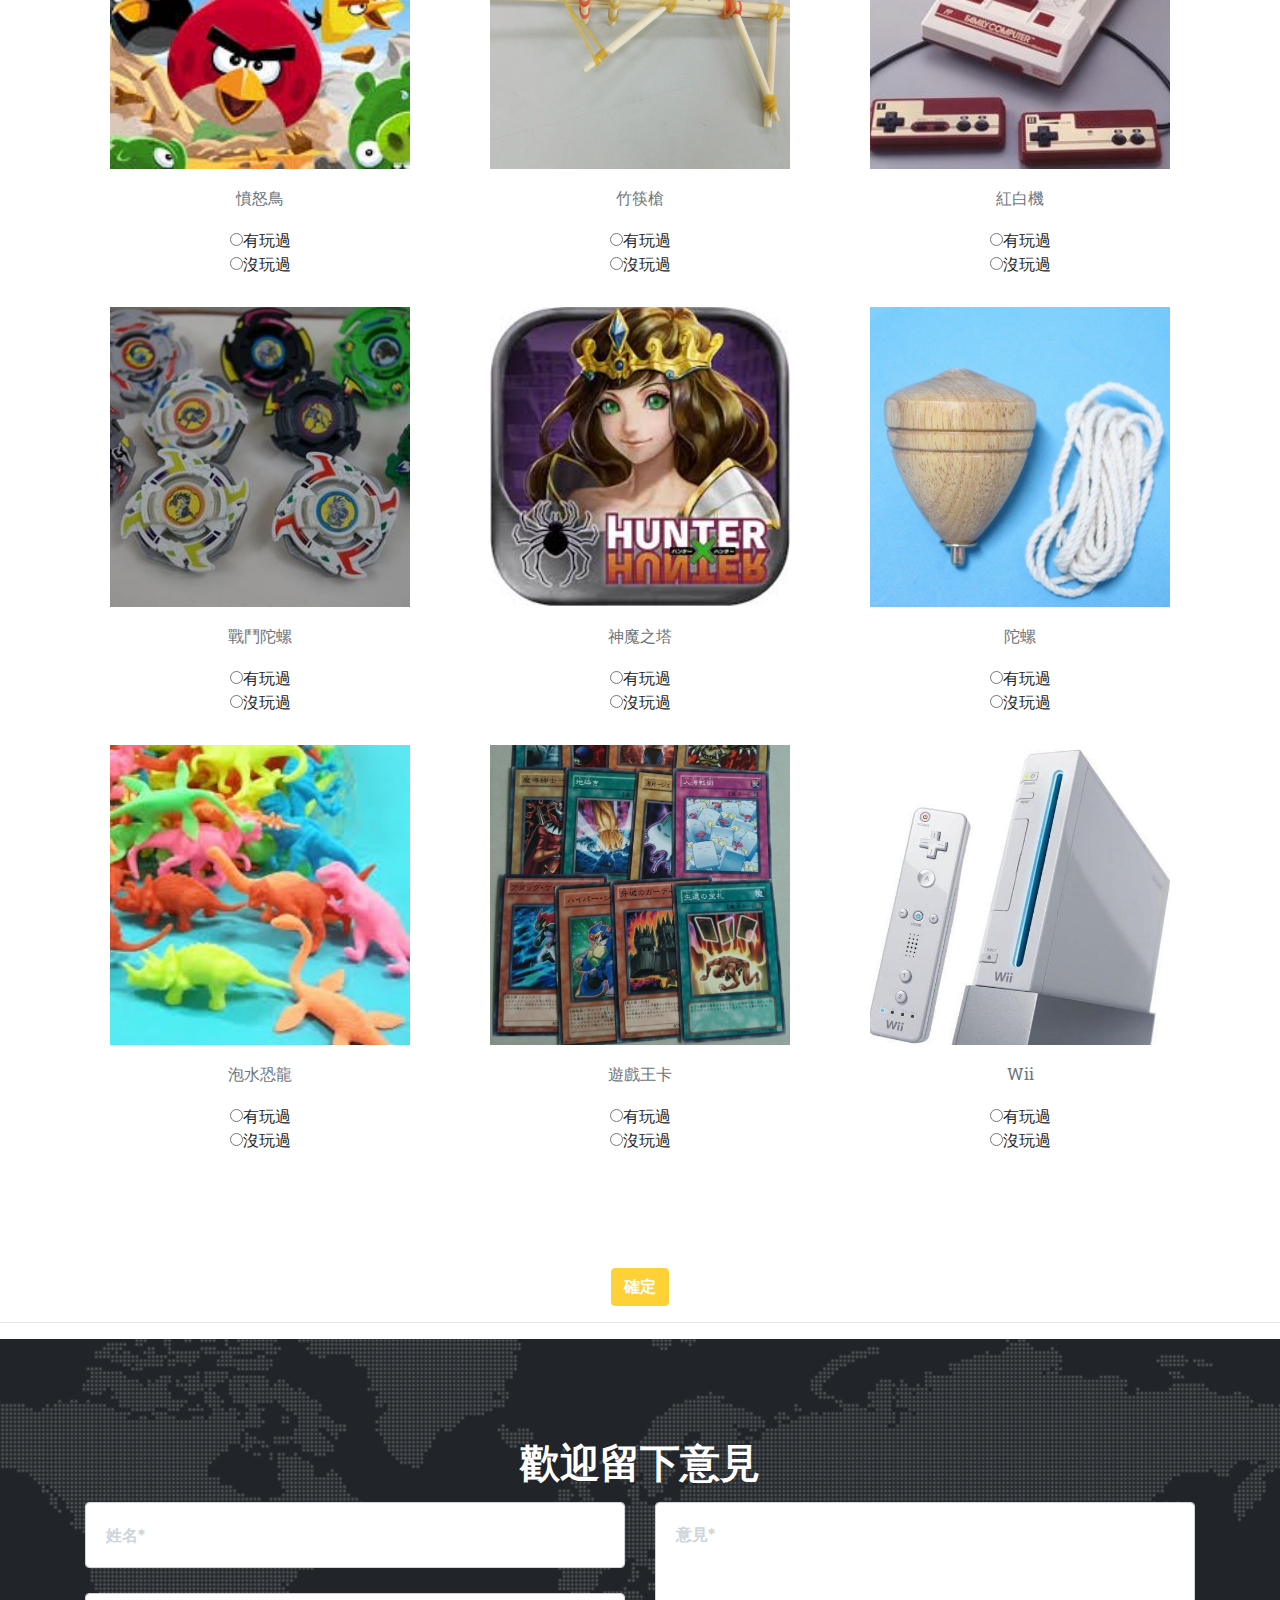
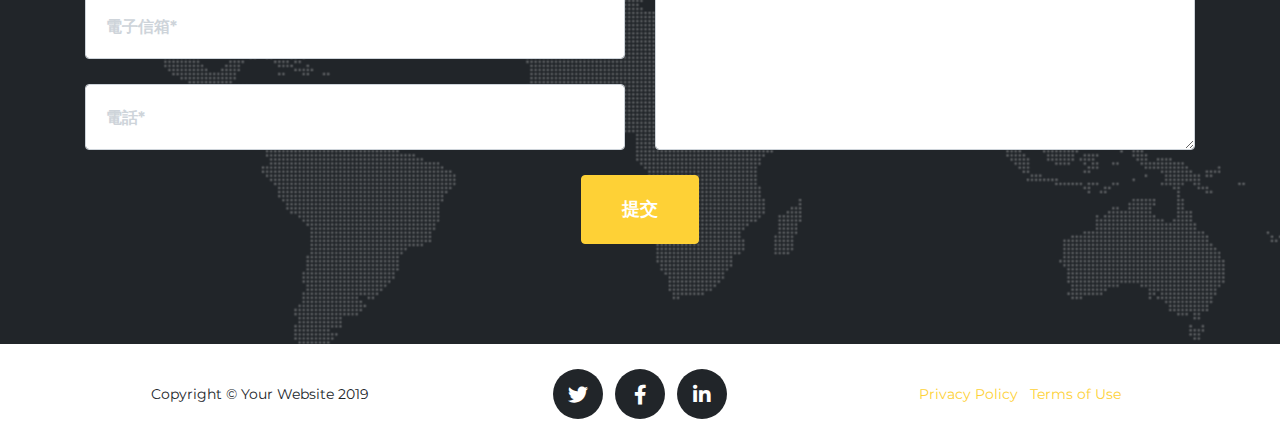
<file: website/game.html>
<!DOCTYPE html>
<html lang="en">

<head>

    <meta charset="utf-8">
    <meta name="viewport" content="width=device-width, initial-scale=1, shrink-to-fit=no">
    <meta name="description" content="">
    <meta name="author" content="">

    <title>game</title>
    <link href="https://fonts.googleapis.com/css?family=Noto+Sans+TC&display=swap" rel="stylesheet">

    <!-- Bootstrap core CSS -->
    <link href="vendor/bootstrap/css/bootstrap.min.css" rel="stylesheet">

    <!-- Custom fonts for this template -->
    <link href="vendor/fontawesome-free/css/all.min.css" rel="stylesheet" type="text/css">
    <link href="https://fonts.googleapis.com/css?family=Montserrat:400,700" rel="stylesheet" type="text/css">
    <link href='https://fonts.googleapis.com/css?family=Kaushan+Script' rel='stylesheet' type='text/css'>
    <link href='https://fonts.googleapis.com/css?family=Droid+Serif:400,700,400italic,700italic' rel='stylesheet' type='text/css'>
    <link href='https://fonts.googleapis.com/css?family=Roboto+Slab:400,100,300,700' rel='stylesheet' type='text/css'>

    <!-- Custom styles for this template -->
    <link href="css/agency.min.css" rel="stylesheet">

</head>

<body id="page-top">

    <!-- Navigation -->
    <nav class="navbar navbar-expand-lg navbar-dark fixed-top" id="mainNav">
        <div class="container">
            <a class="navbar-brand js-scroll-trigger" href="#page-top"></a>
            <button class="navbar-toggler navbar-toggler-right" type="button" data-toggle="collapse" data-target="#navbarResponsive" aria-controls="navbarResponsive" aria-expanded="false" aria-label="Toggle navigation">
        Menu
        <i class="fas fa-bars"></i>
      </button>
            <div class="collapse navbar-collapse" id="navbarResponsive">
                <ul class="navbar-nav text-uppercase ml-auto">
                    <li class="nav-item">
                        <a class="nav-link js-scroll-trigger" href="./song.html">歌曲</a>
                    </li>
                    <li class="nav-item">
                        <a class="nav-link js-scroll-trigger" href="./singer.html">明星</a>
                    </li>
                    <li class="nav-item">
                        <a class="nav-link js-scroll-trigger" href="./cloth.html">服裝</a>
                    </li>
                    <li class="nav-item">
                        <a class="nav-link js-scroll-trigger" href="./grocery.html">日用品</a>
                    </li>
                    <li class="nav-item">
                        <a class="nav-link js-scroll-trigger" href="./food.html">食物</a>
                    </li>
                    <li class="nav-item">
                        <a class="nav-link js-scroll-trigger" href="./game.html">遊戲</a>
                    </li>
                    <li class="nav-item">
                        <a class="nav-link js-scroll-trigger" href="./buzzword.html">流行語</a>
                    </li>
                </ul>
            </div>
        </div>
    </nav>

    <!-- Header -->
    <header class="masthead">
        <div class="container" style="text-decoration-color: black;">
            <div class="intro-text">
                <div class="intro-lead-in">快來測測你是哪個年代的人！</div>
                <div class="intro-heading text-uppercase">時代的眼淚</div>
                <a class="btn btn-primary btn-xl text-uppercase js-scroll-trigger" href="#services">開始</a>
            </div>
        </div>
    </header>

    <!-- Services -->
    <section class="page-section" id="services">
        <div class="container">
            <div class="row">
                <div class="col-lg-12 text-center">
                    <h2 class="section-heading text-uppercase">遊戲</h2>
                    <h3 class="section-subheading text-muted">童年的玩具和遊戲你還記得嗎？</h3>
                </div>
            </div>
            <!--一整行-->
            <div class="row text-center">
                <!--一首歌-->
                <div class="col-md-4">
                    <h4 class="service-heading"><img src="./img ga/70-1.jpg" width="300px" height="300px"></h4>
                    <p class="text-muted">尪仔標
                        <form>
                            <input type="radio" name="location" value="Taipei" id="70-1-1">有玩過<br>
                            <input type="radio" name="location" value="Taoyuan" id="70-1-2">沒玩過<br>
                        </form>
                    </p>
                </div>
                <!--一首歌結束-->
                <!--一首歌-->
                <div class="col-md-4">
                    <h4 class="service-heading"><img src="./img ga/80-1.jpg" width="300px" height="300px"></h4>
                    <p class="text-muted">電子雞
                        <form>
                            <input type="radio" name="location" value="Taipei" id="70-1-1">有玩過<br>
                            <input type="radio" name="location" value="Taoyuan" id="70-1-2">沒玩過<br>
                        </form>
                    </p>
                </div>
                <!--一首歌結束-->
                <!--一首歌-->
                <div class="col-md-4">
                    <h4 class="service-heading"><img src="./img ga/90-1.jpg" width="300px" height="300px"></h4>
                    <p class="text-muted">彈珠超人
                        <form>
                            <input type="radio" name="location" value="Taipei" id="70-1-1">有玩過<br>
                            <input type="radio" name="location" value="Taoyuan" id="70-1-2">沒玩過<br>
                        </form>
                    </p>
                </div>
                <!--一首歌結束-->
            </div>
            <!--一行結束-->

            <div class="row text-center">
                <!--一首歌-->
                <div class="col-md-4">
                    <h4 class="service-heading"><img src="./img ga/00-1.jpg" width="300px" height="300px"></h4>
                    <p class="text-muted">憤怒鳥
                        <form>
                            <input type="radio" name="location" value="Taipei" id="70-1-1">有玩過<br>
                            <input type="radio" name="location" value="Taoyuan" id="70-1-2">沒玩過<br>
                        </form>
                    </p>
                </div>
                <!--一首歌結束-->
                <!--一首歌-->
                <div class="col-md-4">
                    <h4 class="service-heading"><img src="./img ga/70-2.jpg" width="300px" height="300px"></h4>
                    <p class="text-muted">竹筷槍
                        <form>
                            <input type="radio" name="location" value="Taipei" id="70-1-1">有玩過<br>
                            <input type="radio" name="location" value="Taoyuan" id="70-1-2">沒玩過<br>
                        </form>
                    </p>
                </div>
                <!--一首歌結束-->
                <!--一首歌-->
                <div class="col-md-4">
                    <h4 class="service-heading"><img src="./img ga/80-2.jpg" width="300px" height="300px"></h4>
                    <p class="text-muted">紅白機
                        <form>
                            <input type="radio" name="location" value="Taipei" id="70-1-1">有玩過<br>
                            <input type="radio" name="location" value="Taoyuan" id="70-1-2">沒玩過<br>
                        </form>
                    </p>
                </div>
                <!--一首歌結束-->
            </div>
            <!--一行結束-->

            <div class="row text-center">
                <!--一首歌-->
                <div class="col-md-4">
                    <h4 class="service-heading"><img src="./img ga/90-2.jpg" width="300px" height="300px"></h4>
                    <p class="text-muted">戰鬥陀螺
                        <form>
                            <input type="radio" name="location" value="Taipei" id="70-1-1">有玩過<br>
                            <input type="radio" name="location" value="Taoyuan" id="70-1-2">沒玩過<br>
                        </form>
                    </p>
                </div>
                <!--一首歌結束-->
                <!--一首歌-->
                <div class="col-md-4">
                    <h4 class="service-heading"><img src="./img ga/00-2.jpg" width="300px" height="300px"></h4>
                    <p class="text-muted">神魔之塔
                        <form>
                            <input type="radio" name="location" value="Taipei" id="70-1-1">有玩過<br>
                            <input type="radio" name="location" value="Taoyuan" id="70-1-2">沒玩過<br>
                        </form>
                    </p>
                </div>
                <!--一首歌結束-->
                <!--一首歌-->
                <div class="col-md-4">
                    <h4 class="service-heading"><img src="./img ga/70-3.jpg" width="300px" height="300px"></h4>
                    <p class="text-muted">陀螺
                        <form>
                            <input type="radio" name="location" value="Taipei" id="70-1-1">有玩過<br>
                            <input type="radio" name="location" value="Taoyuan" id="70-1-2">沒玩過<br>
                        </form>
                    </p>
                </div>
                <!--一首歌結束-->
            </div>
            <!--一行結束-->

            <div class="row text-center">
                <!--一首歌-->
                <div class="col-md-4">
                    <h4 class="service-heading"><img src="./img ga/80-3.jpg" width="300px" height="300px"></h4>
                    <p class="text-muted">泡水恐龍
                        <form>
                            <input type="radio" name="location" value="Taipei" id="70-1-1">有玩過<br>
                            <input type="radio" name="location" value="Taoyuan" id="70-1-2">沒玩過<br>
                        </form>
                    </p>
                </div>
                <!--一首歌結束-->
                <!--一首歌-->
                <div class="col-md-4">
                    <h4 class="service-heading"><img src="./img ga/90-3.jpg" width="300px" height="300px"></h4>
                    <p class="text-muted">遊戲王卡
                        <form>
                            <input type="radio" name="location" value="Taipei" id="70-1-1">有玩過<br>
                            <input type="radio" name="location" value="Taoyuan" id="70-1-2">沒玩過<br>
                        </form>
                    </p>
                </div>
                <!--一首歌結束-->
                <!--一首歌-->
                <div class="col-md-4">
                    <h4 class="service-heading"><img src="./img ga/00-3.jpg" width="300px" height="300px"></h4>
                    <p class="text-muted">Wii
                        <form>
                            <input type="radio" name="location" value="Taipei" id="70-1-1">有玩過<br>
                            <input type="radio" name="location" value="Taoyuan" id="70-1-2">沒玩過<br>
                        </form>
                    </p>
                </div>
                <!--一首歌結束-->
            </div>
            <!--一行結束-->

        </div>
        </div>
    </section>
    <!--確定鈕-->
    <div style="text-align: center;"><button id="button" type="buttom" class="btn btn-primary" onclick="myFunction()">確定</button>

        <p id="demo"></p>

        <script>
            function myFunction() {
                var txt;
                var a = Math.floor(Math.random() * 4);
                if (a == 0) {
                    var r = confirm("你是70年代的人");
                    if (r == true) {
                        txt = "我覺得很準！";
                    } else {
                        txt = "再來一次！";
                    }
                    document.getElementById("demo").innerHTML = txt;

                } else if (a == 1) {
                    var r = confirm("你是80年代的人");
                    if (r == true) {
                        txt = "我覺得很準！";
                    } else {
                        txt = "再來一次！";
                    }
                    document.getElementById("demo").innerHTML = txt;
                } else if (a == 2) {
                    var r = confirm("你是90年代的人");
                    if (r == true) {
                        txt = "我覺得很準！";
                    } else {
                        txt = "再來一次！";
                    }
                    document.getElementById("demo").innerHTML = txt;
                } else {
                    var r = confirm("你是00後的年輕人");
                    if (r == true) {
                        txt = "我覺得很準！";
                    } else {
                        txt = "再來一次！";
                    }
                    document.getElementById("demo").innerHTML = txt;
                }
            }
        </script>
    </div>
    <hr>


    <!-- About -->
    <!-- Team -->


    <!-- Contact -->
    <section class="page-section" id="contact">
        <div class="container">
            <div class="row">
                <div class="col-lg-12 text-center">
                    <h2 class="section-heading text-uppercase">歡迎留下意見</h2>
                </div>
            </div>
            <div class="row">
                <div class="col-lg-12">
                    <form id="contactForm" name="sentMessage" novalidate="novalidate">
                        <div class="row">
                            <div class="col-md-6">
                                <div class="form-group">
                                    <input class="form-control" id="name" type="text" placeholder="姓名*" required="required" data-validation-required-message="Please enter your name.">
                                    <p class="help-block text-danger"></p>
                                </div>
                                <div class="form-group">
                                    <input class="form-control" id="email" type="email" placeholder="電子信箱*" required="required" data-validation-required-message="Please enter your email address.">
                                    <p class="help-block text-danger"></p>
                                </div>
                                <div class="form-group">
                                    <input class="form-control" id="email" type="email" placeholder="電話*" required="required" data-validation-required-message="Please enter your email address.">
                                    <p class="help-block text-danger"></p>
                                </div>

                            </div>
                            <div class="col-md-6">
                                <div class="form-group">
                                    <textarea class="form-control" id="message" placeholder="意見*" required="required" data-validation-required-message="Please enter a message."></textarea>
                                    <p class="help-block text-danger"></p>
                                </div>
                            </div>
                            <div class="col-lg-12 text-center">
                                <div id="success"></div>
                                <button id="sendMessageButton" class="btn btn-primary btn-xl text-uppercase" type="submit">提交</button>
                            </div>
                        </div>
                    </form>
                </div>
            </div>
        </div>
    </section>

    <!-- Footer -->
    <footer class="footer">
        <div class="container">
            <div class="row align-items-center">
                <div class="col-md-4">
                    <span class="copyright">Copyright &copy; Your Website 2019</span>
                </div>
                <div class="col-md-4">
                    <ul class="list-inline social-buttons">
                        <li class="list-inline-item">
                            <a href="https://twitter.com/?lang=zh-tw">
                                <i class="fab fa-twitter"></i>
                            </a>
                        </li>
                        <li class="list-inline-item">
                            <a href="https://www.facebook.com/">
                                <i class="fab fa-facebook-f"></i>
                            </a>
                        </li>
                        <li class="list-inline-item">
                            <a href="https://inline.app/zh/">
                                <i class="fab fa-linkedin-in"></i>
                            </a>
                        </li>
                    </ul>
                </div>
                <div class="col-md-4">
                    <ul class="list-inline quicklinks">
                        <li class="list-inline-item">
                            <a href="#">Privacy Policy</a>
                        </li>
                        <li class="list-inline-item">
                            <a href="#">Terms of Use</a>
                        </li>
                    </ul>
                </div>
            </div>
        </div>
    </footer>
    <!-- Portfolio Modals -->

    <!-- Bootstrap core JavaScript -->
    <script src="vendor/jquery/jquery.min.js"></script>
    <script src="vendor/bootstrap/js/bootstrap.bundle.min.js"></script>

    <!-- Plugin JavaScript -->
    <script src="vendor/jquery-easing/jquery.easing.min.js"></script>

    <!-- Contact form JavaScript -->
    <script src="js/jqBootstrapValidation.js"></script>
    <script src="js/contact_me.js"></script>

    <!-- Custom scripts for this template -->
    <script src="js/agency.min.js"></script>

    <!--圓餅圖java-->
    <script src="http://ajax.googleapis.com/ajax/libs/jquery/1.8.3/jquery.min.js"></script>
    <script src="http://www.flotcharts.org/flot/jquery.flot.js"></script>
    <script src="http://www.flotcharts.org/flot/jquery.flot.pie.js"></script>
</body>

</html>
</file>
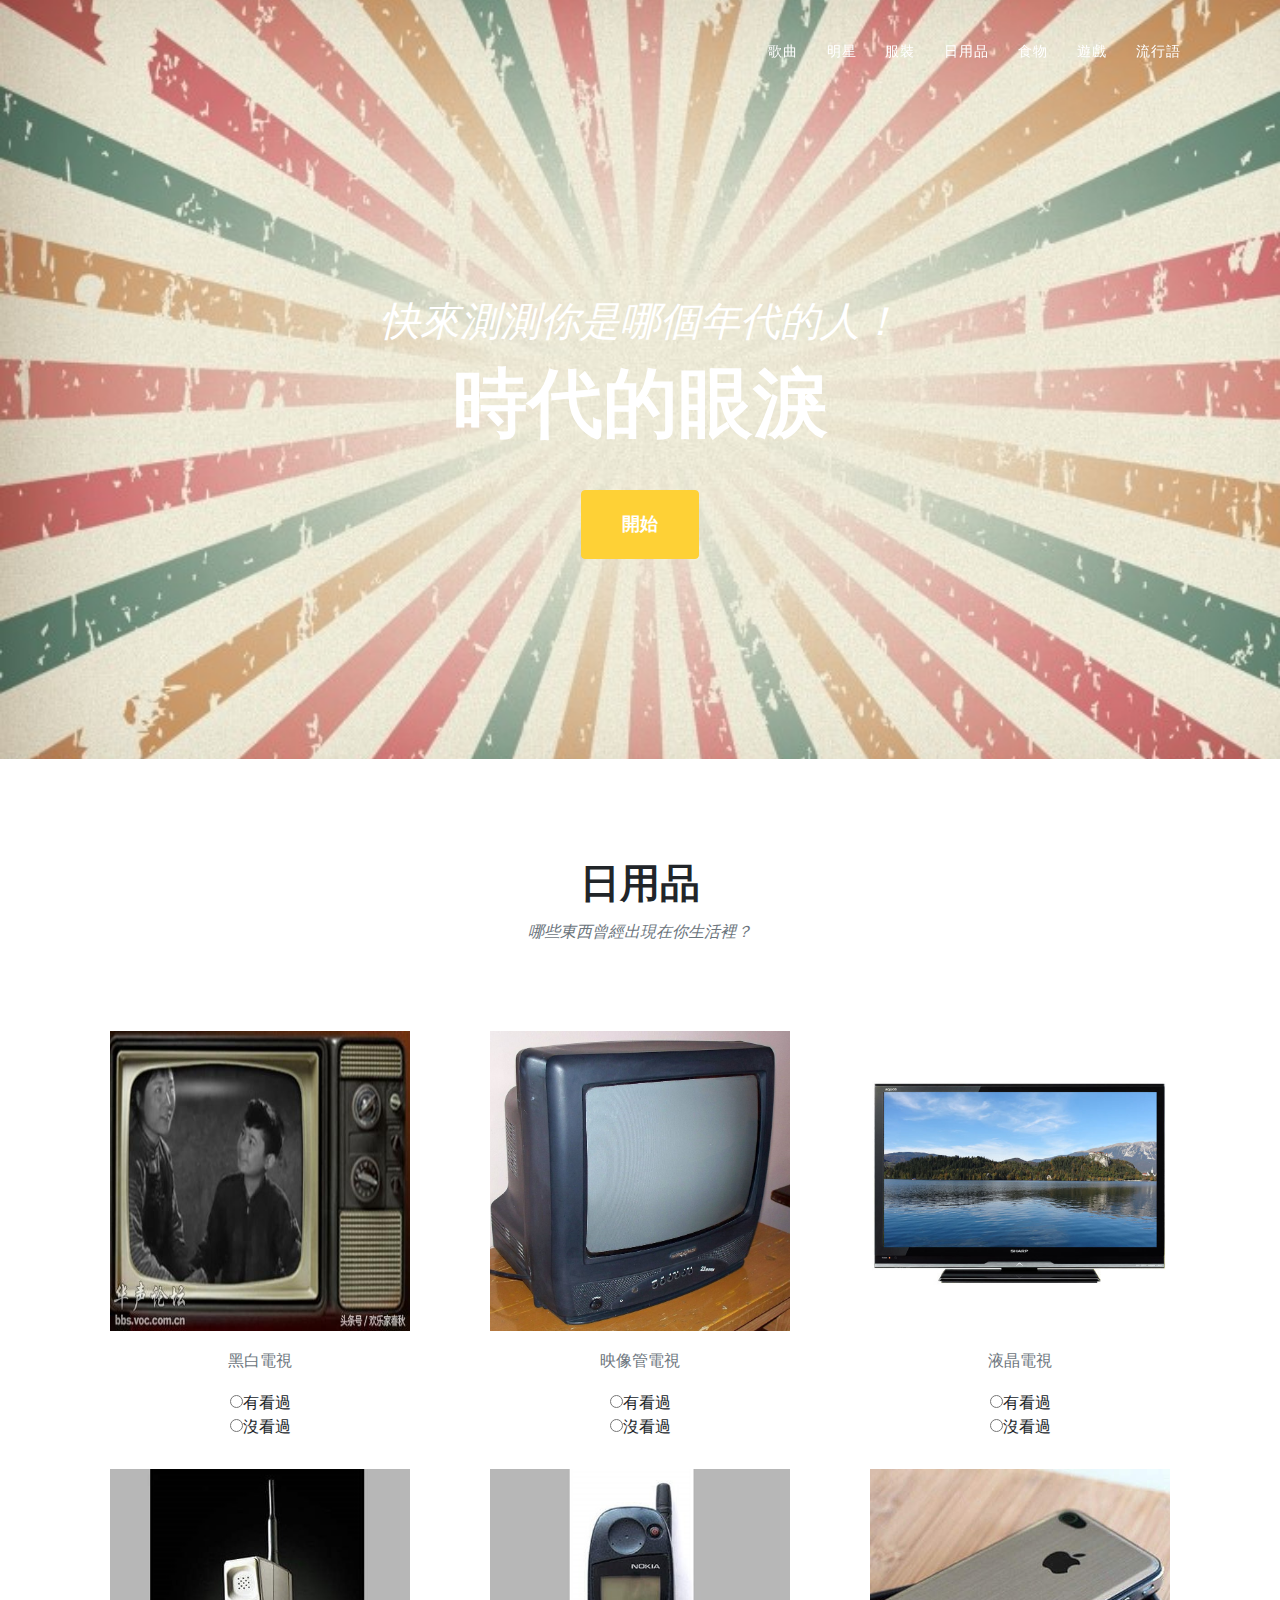
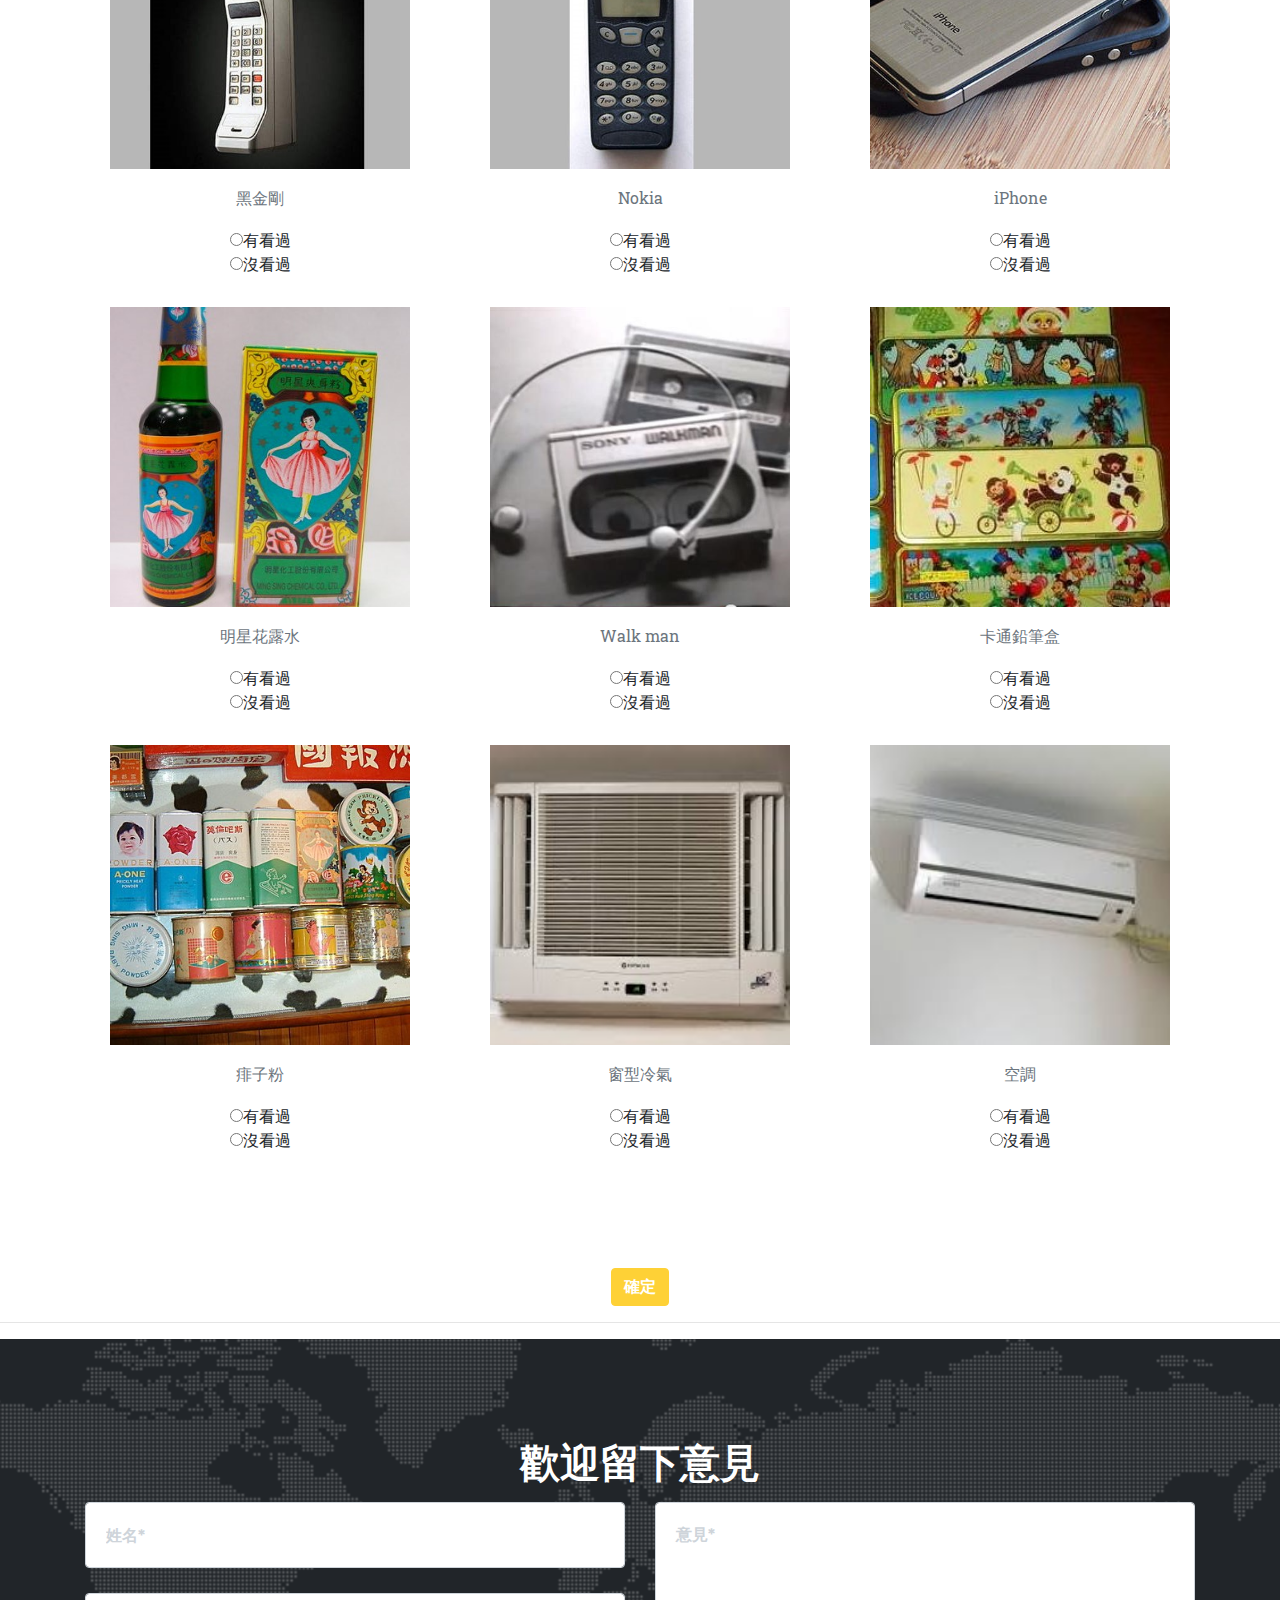
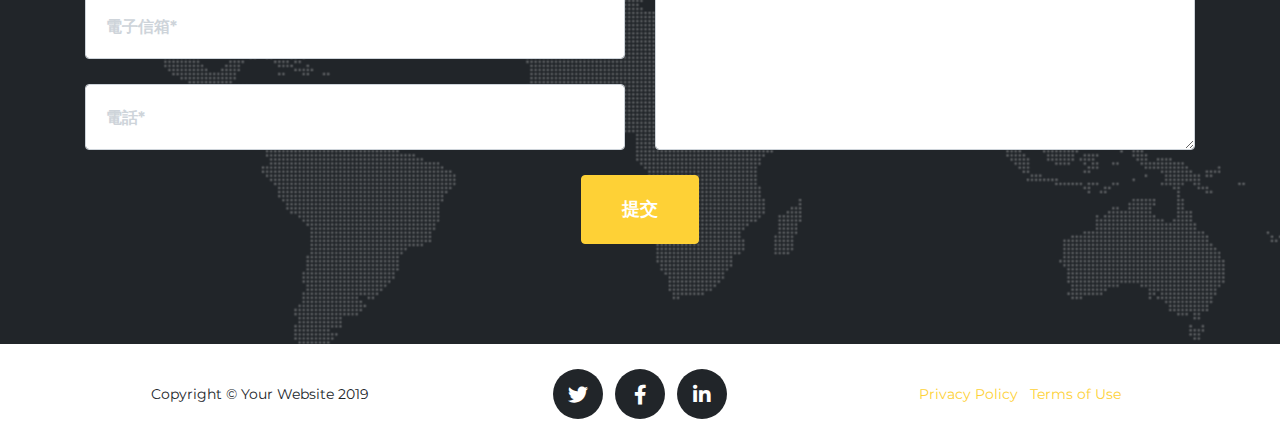
<file: website/grocery.html>
<!DOCTYPE html>
<html lang="en">

<head>

    <meta charset="utf-8">
    <meta name="viewport" content="width=device-width, initial-scale=1, shrink-to-fit=no">
    <meta name="description" content="">
    <meta name="author" content="">

    <title>grocery</title>
    <link href="https://fonts.googleapis.com/css?family=Noto+Sans+TC&display=swap" rel="stylesheet">

    <!-- Bootstrap core CSS -->
    <link href="vendor/bootstrap/css/bootstrap.min.css" rel="stylesheet">

    <!-- Custom fonts for this template -->
    <link href="vendor/fontawesome-free/css/all.min.css" rel="stylesheet" type="text/css">
    <link href="https://fonts.googleapis.com/css?family=Montserrat:400,700" rel="stylesheet" type="text/css">
    <link href='https://fonts.googleapis.com/css?family=Kaushan+Script' rel='stylesheet' type='text/css'>
    <link href='https://fonts.googleapis.com/css?family=Droid+Serif:400,700,400italic,700italic' rel='stylesheet' type='text/css'>
    <link href='https://fonts.googleapis.com/css?family=Roboto+Slab:400,100,300,700' rel='stylesheet' type='text/css'>

    <!-- Custom styles for this template -->
    <link href="css/agency.min.css" rel="stylesheet">

</head>

<body id="page-top">

    <!-- Navigation -->
    <nav class="navbar navbar-expand-lg navbar-dark fixed-top" id="mainNav">
        <div class="container">
            <a class="navbar-brand js-scroll-trigger" href="#page-top"></a>
            <button class="navbar-toggler navbar-toggler-right" type="button" data-toggle="collapse" data-target="#navbarResponsive" aria-controls="navbarResponsive" aria-expanded="false" aria-label="Toggle navigation">
        Menu
        <i class="fas fa-bars"></i>
      </button>
            <div class="collapse navbar-collapse" id="navbarResponsive">
                <ul class="navbar-nav text-uppercase ml-auto">
                    <li class="nav-item">
                        <a class="nav-link js-scroll-trigger" href="./song.html">歌曲</a>
                    </li>
                    <li class="nav-item">
                        <a class="nav-link js-scroll-trigger" href="./singer.html">明星</a>
                    </li>
                    <li class="nav-item">
                        <a class="nav-link js-scroll-trigger" href="./cloth.html">服裝</a>
                    </li>
                    <li class="nav-item">
                        <a class="nav-link js-scroll-trigger" href="./grocery.html">日用品</a>
                    </li>
                    <li class="nav-item">
                        <a class="nav-link js-scroll-trigger" href="./food.html">食物</a>
                    </li>
                    <li class="nav-item">
                        <a class="nav-link js-scroll-trigger" href="./game.html">遊戲</a>
                    </li>
                    <li class="nav-item">
                        <a class="nav-link js-scroll-trigger" href="./buzzword.html">流行語</a>
                    </li>
                </ul>
            </div>
        </div>
    </nav>

    <!-- Header -->
    <header class="masthead">
        <div class="container" style="text-decoration-color: black;">
            <div class="intro-text">
                <div class="intro-lead-in">快來測測你是哪個年代的人！</div>
                <div class="intro-heading text-uppercase">時代的眼淚</div>
                <a class="btn btn-primary btn-xl text-uppercase js-scroll-trigger" href="#services">開始</a>
            </div>
        </div>
    </header>

    <!-- Services -->
    <section class="page-section" id="services">
        <div class="container">
            <div class="row">
                <div class="col-lg-12 text-center">
                    <h2 class="section-heading text-uppercase">日用品</h2>
                    <h3 class="section-subheading text-muted">哪些東西曾經出現在你生活裡？</h3>
                </div>
            </div>
            <!--一整行-->
            <div class="row text-center">
                <!--一首歌-->
                <div class="col-md-4">
                    <h4 class="service-heading"><img src="./img g/70-1.jpg" width="300px" height="300px"></h4>
                    <p class="text-muted">黑白電視
                        <form>
                            <input type="radio" name="location" value="Taipei" id="70-1-1">有看過<br>
                            <input type="radio" name="location" value="Taoyuan" id="70-1-2">沒看過<br>
                        </form>
                    </p>
                </div>
                <!--一首歌結束-->
                <!--一首歌-->
                <div class="col-md-4">
                    <h4 class="service-heading"><img src="./img g/90-1.jpg" width="300px" height="300px"></h4>
                    <p class="text-muted">映像管電視
                        <form>
                            <input type="radio" name="location" value="Taipei" id="70-1-1">有看過<br>
                            <input type="radio" name="location" value="Taoyuan" id="70-1-2">沒看過<br>
                        </form>
                    </p>
                </div>
                <!--一首歌結束-->
                <!--一首歌-->
                <div class="col-md-4">
                    <h4 class="service-heading"><img src="./img g/00-1.jpg" width="300px" height="300px"></h4>
                    <p class="text-muted">液晶電視
                        <form>
                            <input type="radio" name="location" value="Taipei" id="70-1-1">有看過<br>
                            <input type="radio" name="location" value="Taoyuan" id="70-1-2">沒看過<br>
                        </form>
                    </p>
                </div>
                <!--一首歌結束-->
            </div>
            <!--一行結束-->

            <!--一整行-->
            <div class="row text-center">
                <!--一首歌-->
                <div class="col-md-4">
                    <h4 class="service-heading"><img src="./img g/80-3.jpg" width="300px" height="300px"></h4>
                    <p class="text-muted">黑金剛
                        <form>
                            <input type="radio" name="location" value="Taipei" id="70-1-1">有看過<br>
                            <input type="radio" name="location" value="Taoyuan" id="70-1-2">沒看過<br>
                        </form>
                    </p>
                </div>
                <!--一首歌結束-->
                <!--一首歌-->
                <div class="col-md-4">
                    <h4 class="service-heading"><img src="./img g/90-2.jpg" width="300px" height="300px"></h4>
                    <p class="text-muted">Nokia
                        <form>
                            <input type="radio" name="location" value="Taipei" id="70-1-1">有看過<br>
                            <input type="radio" name="location" value="Taoyuan" id="70-1-2">沒看過<br>
                        </form>
                    </p>
                </div>
                <!--一首歌結束-->
                <!--一首歌-->
                <div class="col-md-4">
                    <h4 class="service-heading"><img src="./img g/00-2.jpg" width="300px" height="300px"></h4>
                    <p class="text-muted">iPhone
                        <form>
                            <input type="radio" name="location" value="Taipei" id="70-1-1">有看過<br>
                            <input type="radio" name="location" value="Taoyuan" id="70-1-2">沒看過<br>
                        </form>
                    </p>
                </div>
                <!--一首歌結束-->
            </div>
            <!--一行結束-->

            <!--一整行-->
            <div class="row text-center">
                <!--一首歌-->
                <div class="col-md-4">
                    <h4 class="service-heading"><img src="./img g/70-3.jpg" width="300px" height="300px"></h4>
                    <p class="text-muted">明星花露水
                        <form>
                            <input type="radio" name="location" value="Taipei" id="70-1-1">有看過<br>
                            <input type="radio" name="location" value="Taoyuan" id="70-1-2">沒看過<br>
                        </form>
                    </p>
                </div>
                <!--一首歌結束-->
                <!--一首歌-->
                <div class="col-md-4">
                    <h4 class="service-heading"><img src="./img g/80-1.jpg" width="300px" height="300px"></h4>
                    <p class="text-muted">Walk man
                        <form>
                            <input type="radio" name="location" value="Taipei" id="70-1-1">有看過<br>
                            <input type="radio" name="location" value="Taoyuan" id="70-1-2">沒看過<br>
                        </form>
                    </p>
                </div>
                <!--一首歌結束-->
                <!--一首歌-->
                <div class="col-md-4">
                    <h4 class="service-heading"><img src="./img g/80-2.jpg" width="300px" height="300px"></h4>
                    <p class="text-muted">卡通鉛筆盒
                        <form>
                            <input type="radio" name="location" value="Taipei" id="70-1-1">有看過<br>
                            <input type="radio" name="location" value="Taoyuan" id="70-1-2">沒看過<br>
                        </form>
                    </p>
                </div>
                <!--一首歌結束-->
            </div>
            <!--一行結束-->

            <!--一整行-->
            <div class="row text-center">
                <!--一首歌-->
                <div class="col-md-4">
                    <h4 class="service-heading"><img src="./img g/70-2.jpg" width="300px" height="300px"></h4>
                    <p class="text-muted">痱子粉
                        <form>
                            <input type="radio" name="location" value="Taipei" id="70-1-1">有看過<br>
                            <input type="radio" name="location" value="Taoyuan" id="70-1-2">沒看過<br>
                        </form>
                    </p>
                </div>
                <!--一首歌結束-->
                <!--一首歌-->
                <div class="col-md-4">
                    <h4 class="service-heading"><img src="./img g/90-3.jpg" width="300px" height="300px"></h4>
                    <p class="text-muted">窗型冷氣
                        <form>
                            <input type="radio" name="location" value="Taipei" id="70-1-1">有看過<br>
                            <input type="radio" name="location" value="Taoyuan" id="70-1-2">沒看過<br>
                        </form>
                    </p>
                </div>
                <!--一首歌結束-->
                <!--一首歌-->
                <div class="col-md-4">
                    <h4 class="service-heading"><img src="./img g/00-3.jpg" width="300px" height="300px"></h4>
                    <p class="text-muted">空調
                        <form>
                            <input type="radio" name="location" value="Taipei" id="70-1-1">有看過<br>
                            <input type="radio" name="location" value="Taoyuan" id="70-1-2">沒看過<br>
                        </form>
                    </p>
                </div>
                <!--一首歌結束-->
            </div>
            <!--一行結束-->
        </div>
        </div>
        </div>
    </section>
    <!--確定鈕-->
    <div style="text-align: center;"><button id="button" type="buttom" class="btn btn-primary" onclick="myFunction()">確定</button>

        <p id="demo"></p>

        <script>
            function myFunction() {
                var txt;
                var a = Math.floor(Math.random() * 4);
                if (a == 0) {
                    var r = confirm("你是70年代的人");
                    if (r == true) {
                        txt = "我覺得很準！";
                    } else {
                        txt = "再來一次！";
                    }
                    document.getElementById("demo").innerHTML = txt;

                } else if (a == 1) {
                    var r = confirm("你是80年代的人");
                    if (r == true) {
                        txt = "我覺得很準！";
                    } else {
                        txt = "再來一次！";
                    }
                    document.getElementById("demo").innerHTML = txt;
                } else if (a == 2) {
                    var r = confirm("你是90年代的人");
                    if (r == true) {
                        txt = "我覺得很準！";
                    } else {
                        txt = "再來一次！";
                    }
                    document.getElementById("demo").innerHTML = txt;
                } else {
                    var r = confirm("你是00後的年輕人");
                    if (r == true) {
                        txt = "我覺得很準！";
                    } else {
                        txt = "再來一次！";
                    }
                    document.getElementById("demo").innerHTML = txt;
                }
            }
        </script>
    </div>
    <hr>


    <!-- About -->
    <!-- Team -->


    <!-- Contact -->
    <section class="page-section" id="contact">
        <div class="container">
            <div class="row">
                <div class="col-lg-12 text-center">
                    <h2 class="section-heading text-uppercase">歡迎留下意見</h2>
                </div>
            </div>
            <div class="row">
                <div class="col-lg-12">
                    <form id="contactForm" name="sentMessage" novalidate="novalidate">
                        <div class="row">
                            <div class="col-md-6">
                                <div class="form-group">
                                    <input class="form-control" id="name" type="text" placeholder="姓名*" required="required" data-validation-required-message="Please enter your name.">
                                    <p class="help-block text-danger"></p>
                                </div>
                                <div class="form-group">
                                    <input class="form-control" id="email" type="email" placeholder="電子信箱*" required="required" data-validation-required-message="Please enter your email address.">
                                    <p class="help-block text-danger"></p>
                                </div>
                                <div class="form-group">
                                    <input class="form-control" id="email" type="email" placeholder="電話*" required="required" data-validation-required-message="Please enter your email address.">
                                    <p class="help-block text-danger"></p>
                                </div>

                            </div>
                            <div class="col-md-6">
                                <div class="form-group">
                                    <textarea class="form-control" id="message" placeholder="意見*" required="required" data-validation-required-message="Please enter a message."></textarea>
                                    <p class="help-block text-danger"></p>
                                </div>
                            </div>
                            <div class="col-lg-12 text-center">
                                <div id="success"></div>
                                <button id="sendMessageButton" class="btn btn-primary btn-xl text-uppercase" type="submit">提交</button>
                            </div>
                        </div>
                    </form>
                </div>
            </div>
        </div>
    </section>

    <!-- Footer -->
    <footer class="footer">
        <div class="container">
            <div class="row align-items-center">
                <div class="col-md-4">
                    <span class="copyright">Copyright &copy; Your Website 2019</span>
                </div>
                <div class="col-md-4">
                    <ul class="list-inline social-buttons">
                        <li class="list-inline-item">
                            <a href="https://twitter.com/?lang=zh-tw">
                                <i class="fab fa-twitter"></i>
                            </a>
                        </li>
                        <li class="list-inline-item">
                            <a href="https://www.facebook.com/">
                                <i class="fab fa-facebook-f"></i>
                            </a>
                        </li>
                        <li class="list-inline-item">
                            <a href="https://inline.app/zh/">
                                <i class="fab fa-linkedin-in"></i>
                            </a>
                        </li>
                    </ul>
                </div>
                <div class="col-md-4">
                    <ul class="list-inline quicklinks">
                        <li class="list-inline-item">
                            <a href="#">Privacy Policy</a>
                        </li>
                        <li class="list-inline-item">
                            <a href="#">Terms of Use</a>
                        </li>
                    </ul>
                </div>
            </div>
        </div>
    </footer>
    <!-- Portfolio Modals -->


    <!-- Bootstrap core JavaScript -->
    <script src="vendor/jquery/jquery.min.js"></script>
    <script src="vendor/bootstrap/js/bootstrap.bundle.min.js"></script>

    <!-- Plugin JavaScript -->
    <script src="vendor/jquery-easing/jquery.easing.min.js"></script>

    <!-- Contact form JavaScript -->
    <script src="js/jqBootstrapValidation.js"></script>
    <script src="js/contact_me.js"></script>

    <!-- Custom scripts for this template -->
    <script src="js/agency.min.js"></script>

    <!--圓餅圖java-->
    <script src="http://ajax.googleapis.com/ajax/libs/jquery/1.8.3/jquery.min.js"></script>
    <script src="http://www.flotcharts.org/flot/jquery.flot.js"></script>
    <script src="http://www.flotcharts.org/flot/jquery.flot.pie.js"></script>
</body>

</html>
</file>
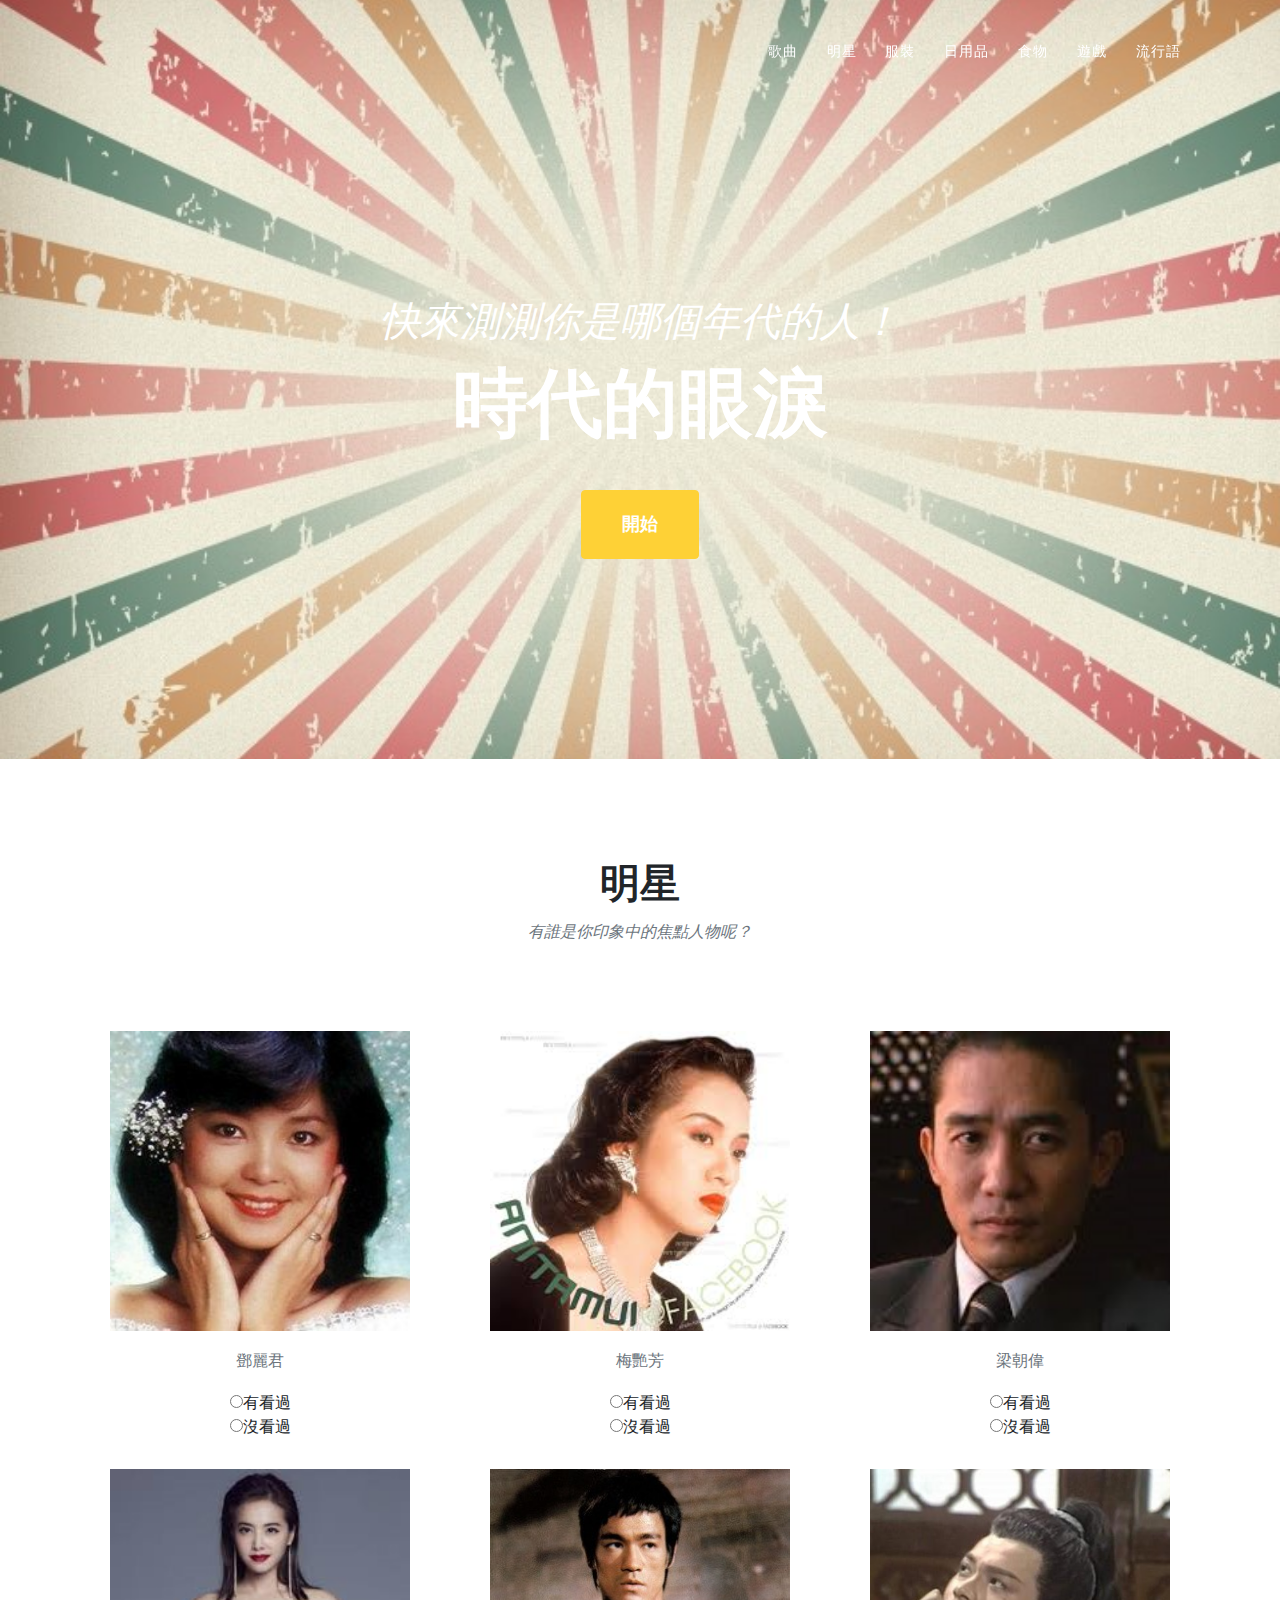
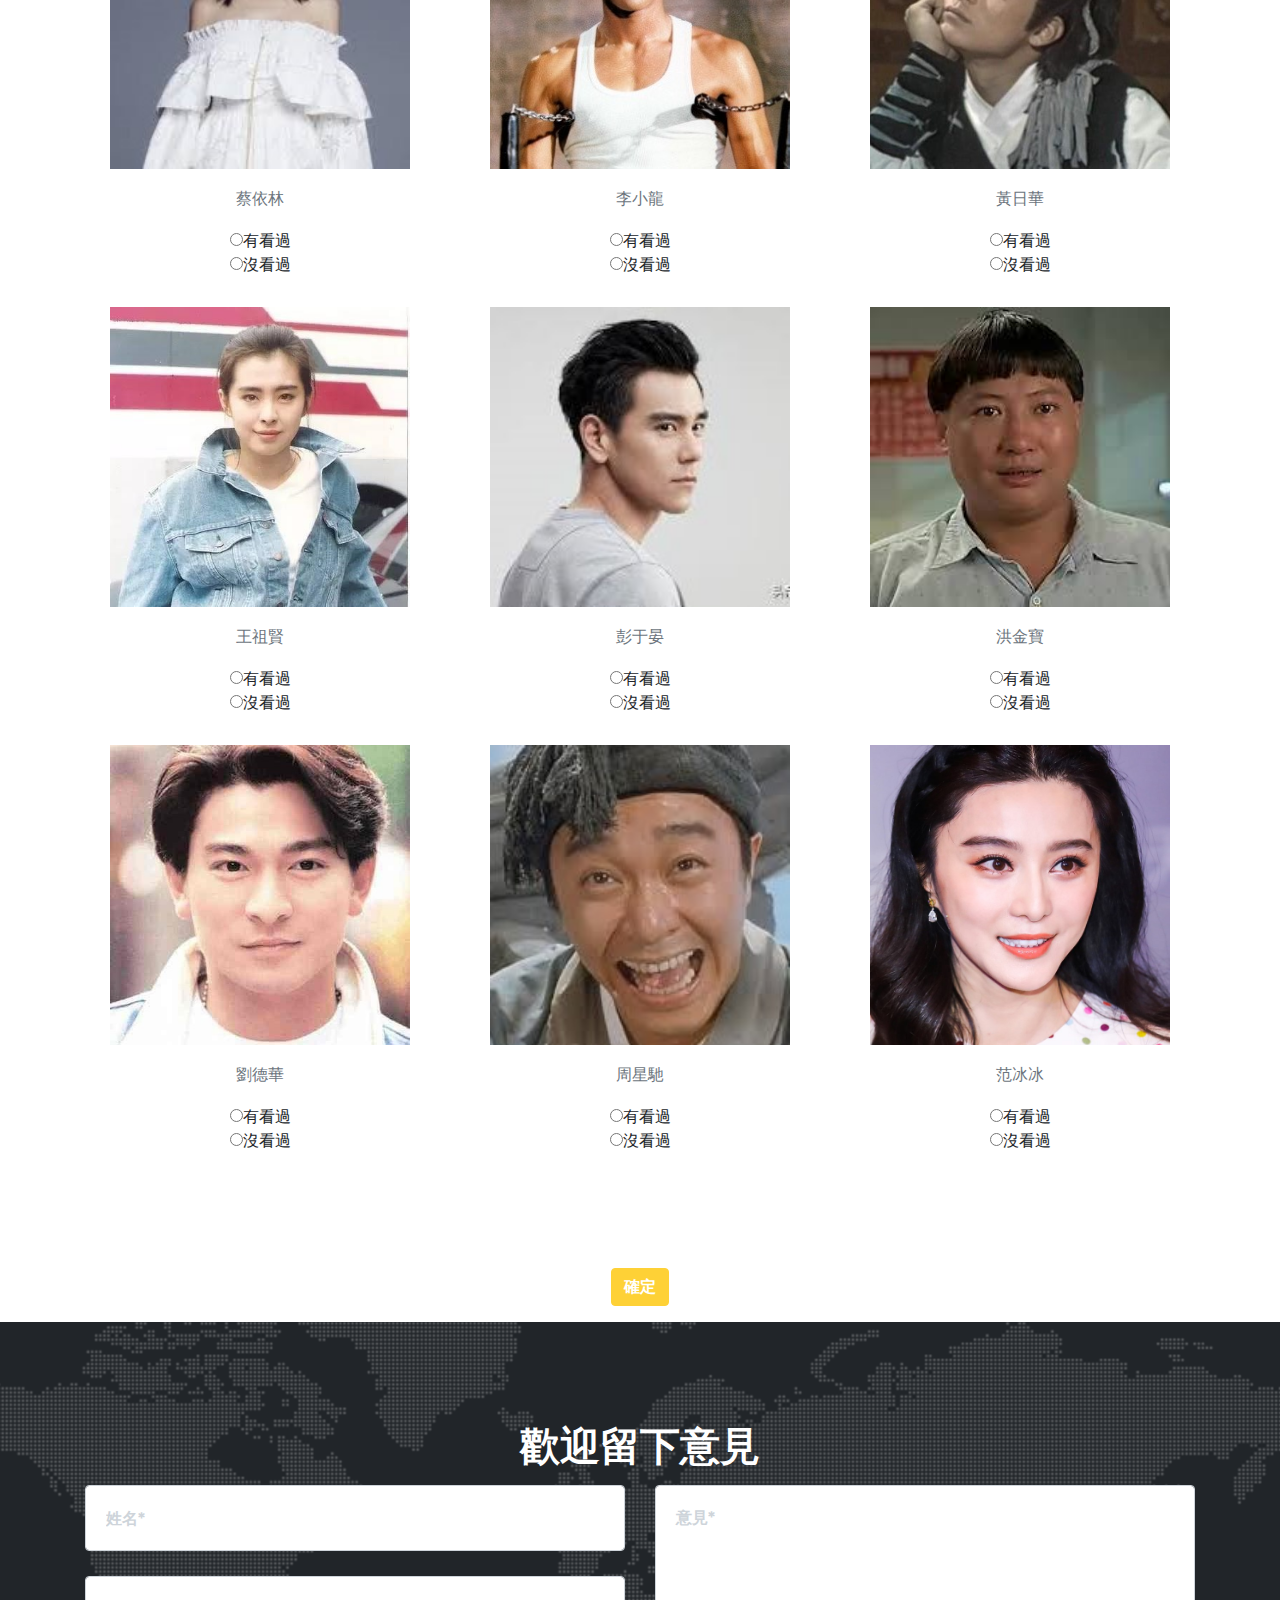
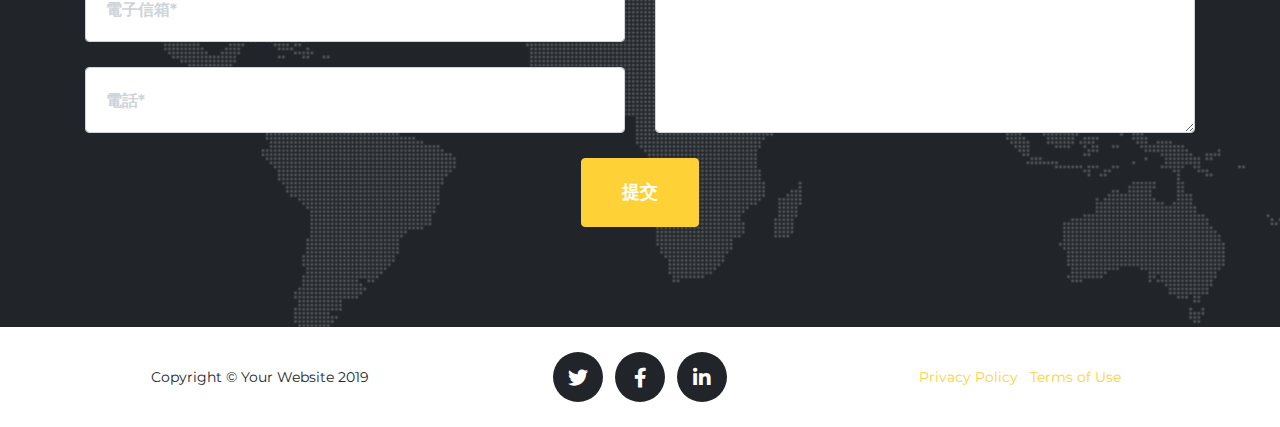
<file: website/singer.html>
<!DOCTYPE html>
<html lang="en">

<head>

    <meta charset="utf-8">
    <meta name="viewport" content="width=device-width, initial-scale=1, shrink-to-fit=no">
    <meta name="description" content="">
    <meta name="author" content="">

    <title>singer</title>
    <link href="https://fonts.googleapis.com/css?family=Noto+Sans+TC&display=swap" rel="stylesheet">

    <!-- Bootstrap core CSS -->
    <link href="vendor/bootstrap/css/bootstrap.min.css" rel="stylesheet">

    <!-- Custom fonts for this template -->
    <link href="vendor/fontawesome-free/css/all.min.css" rel="stylesheet" type="text/css">
    <link href="https://fonts.googleapis.com/css?family=Montserrat:400,700" rel="stylesheet" type="text/css">
    <link href='https://fonts.googleapis.com/css?family=Kaushan+Script' rel='stylesheet' type='text/css'>
    <link href='https://fonts.googleapis.com/css?family=Droid+Serif:400,700,400italic,700italic' rel='stylesheet' type='text/css'>
    <link href='https://fonts.googleapis.com/css?family=Roboto+Slab:400,100,300,700' rel='stylesheet' type='text/css'>

    <!-- Custom styles for this template -->
    <link href="css/agency.min.css" rel="stylesheet">

</head>

<body id="page-top">

    <!-- Navigation -->
    <nav class="navbar navbar-expand-lg navbar-dark fixed-top" id="mainNav">
        <div class="container">
            <a class="navbar-brand js-scroll-trigger" href="#page-top"></a>
            <button class="navbar-toggler navbar-toggler-right" type="button" data-toggle="collapse" data-target="#navbarResponsive" aria-controls="navbarResponsive" aria-expanded="false" aria-label="Toggle navigation">
        Menu
        <i class="fas fa-bars"></i>
      </button>
            <div class="collapse navbar-collapse" id="navbarResponsive">
                <ul class="navbar-nav text-uppercase ml-auto">
                    <li class="nav-item">
                        <a class="nav-link js-scroll-trigger" href="./song.html">歌曲</a>
                    </li>
                    <li class="nav-item">
                        <a class="nav-link js-scroll-trigger" href="./singer.html">明星</a>
                    </li>
                    <li class="nav-item">
                        <a class="nav-link js-scroll-trigger" href="./cloth.html">服裝</a>
                    </li>
                    <li class="nav-item">
                        <a class="nav-link js-scroll-trigger" href="./grocery.html">日用品</a>
                    </li>
                    <li class="nav-item">
                        <a class="nav-link js-scroll-trigger" href="./food.html">食物</a>
                    </li>
                    <li class="nav-item">
                        <a class="nav-link js-scroll-trigger" href="./game.html">遊戲</a>
                    </li>
                    <li class="nav-item">
                        <a class="nav-link js-scroll-trigger" href="./buzzword.html">流行語</a>
                    </li>
                </ul>
            </div>
        </div>
    </nav>

    <!-- Header -->
    <header class="masthead">
        <div class="container" style="text-decoration-color: black;">
            <div class="intro-text">
                <div class="intro-lead-in">快來測測你是哪個年代的人！</div>
                <div class="intro-heading text-uppercase">時代的眼淚</div>
                <a class="btn btn-primary btn-xl text-uppercase js-scroll-trigger" href="#services">開始</a>
            </div>
        </div>
    </header>

    <!-- Services -->
    <section class="page-section" id="services">
        <div class="container">
            <div class="row">
                <div class="col-lg-12 text-center">
                    <h2 class="section-heading text-uppercase">明星</h2>
                    <h3 class="section-subheading text-muted">有誰是你印象中的焦點人物呢？</h3>
                </div>
            </div>
            <!--一整行-->
            <div class="row text-center">
                <!--一首歌-->
                <div class="col-md-4">
                    <h4 class="service-heading"><img src="./img s/70-1.jpg" width="300px" height="300px"></h4>
                    <p class="text-muted">鄧麗君
                        <form>
                            <input type="radio" name="location" value="Taipei" id="70-1-1">有看過<br>
                            <input type="radio" name="location" value="Taoyuan" id="70-1-2">沒看過<br>
                        </form>
                    </p>
                </div>
                <!--一首歌結束-->
                <!--一首歌-->
                <div class="col-md-4">
                    <h4 class="service-heading"><img src="./img s/80-1.jpg" width="300px" height="300px"></h4>
                    <p class="text-muted">梅艷芳
                        <form>
                            <input type="radio" name="location" value="Taipei" id="70-1-1">有看過<br>
                            <input type="radio" name="location" value="Taoyuan" id="70-1-2">沒看過<br>
                        </form>
                    </p>
                </div>
                <!--一首歌結束-->
                <!--一首歌-->
                <div class="col-md-4">
                    <h4 class="service-heading"><img src="./img s/90-1.jpg" width="300px" height="300px"></h4>
                    <p class="text-muted">梁朝偉
                        <form>
                            <input type="radio" name="location" value="Taipei" id="70-1-1">有看過<br>
                            <input type="radio" name="location" value="Taoyuan" id="70-1-2">沒看過<br>
                        </form>
                    </p>
                </div>
                <!--一首歌結束-->
            </div>
            <!--一行結束-->

            <!--一整行-->
            <div class="row text-center">
                <!--一首歌-->
                <div class="col-md-4">
                    <h4 class="service-heading"><img src="./img s/00-1.jpg" width="300px" height="300px"></h4>
                    <p class="text-muted">蔡依林
                        <form>
                            <input type="radio" name="location" value="Taipei" id="70-1-1">有看過<br>
                            <input type="radio" name="location" value="Taoyuan" id="70-1-2">沒看過<br>
                        </form>
                    </p>
                </div>
                <!--一首歌結束-->
                <!--一首歌-->
                <div class="col-md-4">
                    <h4 class="service-heading"><img src="./img s/70-2.jpg" width="300px" height="300px"></h4>
                    <p class="text-muted">李小龍
                        <form>
                            <input type="radio" name="location" value="Taipei" id="70-1-1">有看過<br>
                            <input type="radio" name="location" value="Taoyuan" id="70-1-2">沒看過<br>
                        </form>
                    </p>
                </div>
                <!--一首歌結束-->
                <!--一首歌-->
                <div class="col-md-4">
                    <h4 class="service-heading"><img src="./img s/80-2.jpg" width="300px" height="300px"></h4>
                    <p class="text-muted">黃日華
                        <form>
                            <input type="radio" name="location" value="Taipei" id="70-1-1">有看過<br>
                            <input type="radio" name="location" value="Taoyuan" id="70-1-2">沒看過<br>
                        </form>
                    </p>
                </div>
                <!--一首歌結束-->
            </div>
            <!--一行結束-->

            <!--一整行-->
            <div class="row text-center">
                <!--一首歌-->
                <div class="col-md-4">
                    <h4 class="service-heading"><img src="./img s/90-2.jpg" width="300px" height="300px"></h4>
                    <p class="text-muted">王祖賢
                        <form>
                            <input type="radio" name="location" value="Taipei" id="70-1-1">有看過<br>
                            <input type="radio" name="location" value="Taoyuan" id="70-1-2">沒看過<br>
                        </form>
                    </p>
                </div>
                <!--一首歌結束-->
                <!--一首歌-->
                <div class="col-md-4">
                    <h4 class="service-heading"><img src="./img s/00-2.jpg" width="300px" height="300px"></h4>
                    <p class="text-muted">彭于晏
                        <form>
                            <input type="radio" name="location" value="Taipei" id="70-1-1">有看過<br>
                            <input type="radio" name="location" value="Taoyuan" id="70-1-2">沒看過<br>
                        </form>
                    </p>
                </div>
                <!--一首歌結束-->
                <!--一首歌-->
                <div class="col-md-4">
                    <h4 class="service-heading"><img src="./img s/70-3.jpg" width="300px" height="300px"></h4>
                    <p class="text-muted">洪金寶
                        <form>
                            <input type="radio" name="location" value="Taipei" id="70-1-1">有看過<br>
                            <input type="radio" name="location" value="Taoyuan" id="70-1-2">沒看過<br>
                        </form>
                    </p>
                </div>
                <!--一首歌結束-->
            </div>
            <!--一行結束-->

            <!--一整行-->
            <div class="row text-center">
                <!--一首歌-->
                <div class="col-md-4">
                    <h4 class="service-heading"><img src="./img s/80-3.jpg" width="300px" height="300px"></h4>
                    <p class="text-muted">劉德華
                        <form>
                            <input type="radio" name="location" value="Taipei" id="70-1-1">有看過<br>
                            <input type="radio" name="location" value="Taoyuan" id="70-1-2">沒看過<br>
                        </form>
                    </p>
                </div>
                <!--一首歌結束-->
                <!--一首歌-->
                <div class="col-md-4">
                    <h4 class="service-heading"><img src="./img s/90-3.jpg" width="300px" height="300px"></h4>
                    <p class="text-muted">周星馳
                        <form>
                            <input type="radio" name="location" value="Taipei" id="70-1-1">有看過<br>
                            <input type="radio" name="location" value="Taoyuan" id="70-1-2">沒看過<br>
                        </form>
                    </p>
                </div>
                <!--一首歌結束-->
                <!--一首歌-->
                <div class="col-md-4">
                    <h4 class="service-heading"><img src="./img s/00-3.jpg" width="300px" height="300px"></h4>
                    <p class="text-muted">范冰冰
                        <form>
                            <input type="radio" name="location" value="Taipei" id="70-1-1">有看過<br>
                            <input type="radio" name="location" value="Taoyuan" id="70-1-2">沒看過<br>
                        </form>
                    </p>
                </div>
                <!--一首歌結束-->
            </div>
            <!--一行結束-->
        </div>
        </div>
        </div>
    </section>
    <!--確定鈕-->
    <div style="text-align: center;"><button id="button" type="buttom" class="btn btn-primary" onclick="myFunction()">確定</button>

        <p id="demo"></p>

        <script>
            function myFunction() {
                var txt;
                var a = Math.floor(Math.random() * 4);
                if (a == 0) {
                    var r = confirm("你是70年代的人");
                    if (r == true) {
                        txt = "我覺得很準！";
                    } else {
                        txt = "再來一次！";
                    }
                    document.getElementById("demo").innerHTML = txt;

                } else if (a == 1) {
                    var r = confirm("你是80年代的人");
                    if (r == true) {
                        txt = "我覺得很準！";
                    } else {
                        txt = "再來一次！";
                    }
                    document.getElementById("demo").innerHTML = txt;
                } else if (a == 2) {
                    var r = confirm("你是90年代的人");
                    if (r == true) {
                        txt = "我覺得很準！";
                    } else {
                        txt = "再來一次！";
                    }
                    document.getElementById("demo").innerHTML = txt;
                } else {
                    var r = confirm("你是00後的年輕人");
                    if (r == true) {
                        txt = "我覺得很準！";
                    } else {
                        txt = "再來一次！";
                    }
                    document.getElementById("demo").innerHTML = txt;
                }
            }
        </script>
    </div>

    <!-- About -->
    <!-- Team -->


    <!-- Contact -->
    <section class="page-section" id="contact">
        <div class="container">
            <div class="row">
                <div class="col-lg-12 text-center">
                    <h2 class="section-heading text-uppercase">歡迎留下意見</h2>
                </div>
            </div>
            <div class="row">
                <div class="col-lg-12">
                    <form id="contactForm" name="sentMessage" novalidate="novalidate">
                        <div class="row">
                            <div class="col-md-6">
                                <div class="form-group">
                                    <input class="form-control" id="name" type="text" placeholder="姓名*" required="required" data-validation-required-message="Please enter your name.">
                                    <p class="help-block text-danger"></p>
                                </div>
                                <div class="form-group">
                                    <input class="form-control" id="email" type="email" placeholder="電子信箱*" required="required" data-validation-required-message="Please enter your email address.">
                                    <p class="help-block text-danger"></p>
                                </div>
                                <div class="form-group">
                                    <input class="form-control" id="email" type="email" placeholder="電話*" required="required" data-validation-required-message="Please enter your email address.">
                                    <p class="help-block text-danger"></p>
                                </div>

                            </div>
                            <div class="col-md-6">
                                <div class="form-group">
                                    <textarea class="form-control" id="message" placeholder="意見*" required="required" data-validation-required-message="Please enter a message."></textarea>
                                    <p class="help-block text-danger"></p>
                                </div>
                            </div>
                            <div class="col-lg-12 text-center">
                                <div id="success"></div>
                                <button id="sendMessageButton" class="btn btn-primary btn-xl text-uppercase" type="submit">提交</button>
                            </div>
                        </div>
                    </form>
                </div>
            </div>
        </div>
    </section>

    <!-- Footer -->
    <footer class="footer">
        <div class="container">
            <div class="row align-items-center">
                <div class="col-md-4">
                    <span class="copyright">Copyright &copy; Your Website 2019</span>
                </div>
                <div class="col-md-4">
                    <ul class="list-inline social-buttons">
                        <li class="list-inline-item">
                            <a href="https://twitter.com/?lang=zh-tw">
                                <i class="fab fa-twitter"></i>
                            </a>
                        </li>
                        <li class="list-inline-item">
                            <a href="https://www.facebook.com/">
                                <i class="fab fa-facebook-f"></i>
                            </a>
                        </li>
                        <li class="list-inline-item">
                            <a href="https://inline.app/zh/">
                                <i class="fab fa-linkedin-in"></i>
                            </a>
                        </li>
                    </ul>
                </div>
                <div class="col-md-4">
                    <ul class="list-inline quicklinks">
                        <li class="list-inline-item">
                            <a href="#">Privacy Policy</a>
                        </li>
                        <li class="list-inline-item">
                            <a href="#">Terms of Use</a>
                        </li>
                    </ul>
                </div>
            </div>
        </div>
    </footer>

    <!-- Bootstrap core JavaScript -->
    <script src="vendor/jquery/jquery.min.js"></script>
    <script src="vendor/bootstrap/js/bootstrap.bundle.min.js"></script>

    <!-- Plugin JavaScript -->
    <script src="vendor/jquery-easing/jquery.easing.min.js"></script>

    <!-- Contact form JavaScript -->
    <script src="js/jqBootstrapValidation.js"></script>
    <script src="js/contact_me.js"></script>

    <!-- Custom scripts for this template -->
    <script src="js/agency.min.js"></script>

    <!--圓餅圖java-->
    <script src="http://ajax.googleapis.com/ajax/libs/jquery/1.8.3/jquery.min.js"></script>
    <script src="http://www.flotcharts.org/flot/jquery.flot.js"></script>
    <script src="http://www.flotcharts.org/flot/jquery.flot.pie.js"></script>
</body>

</html>
</file>
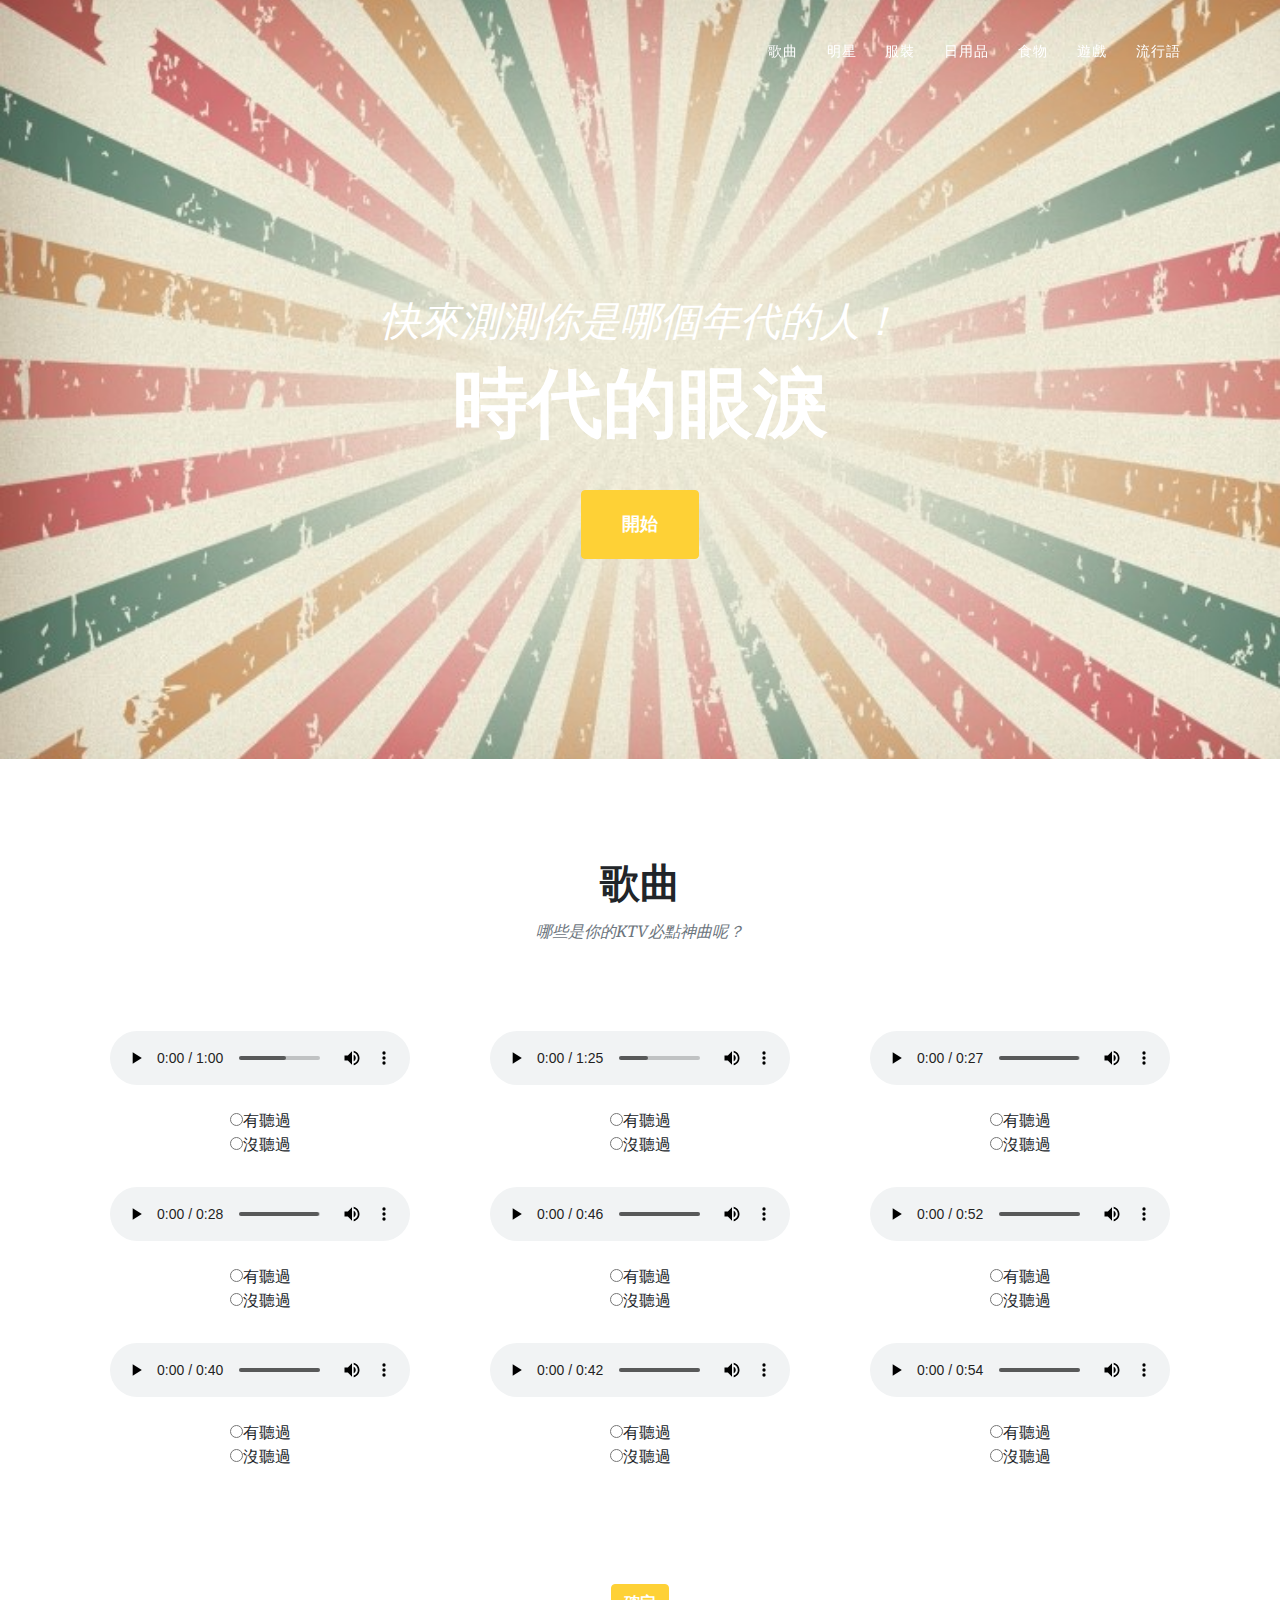
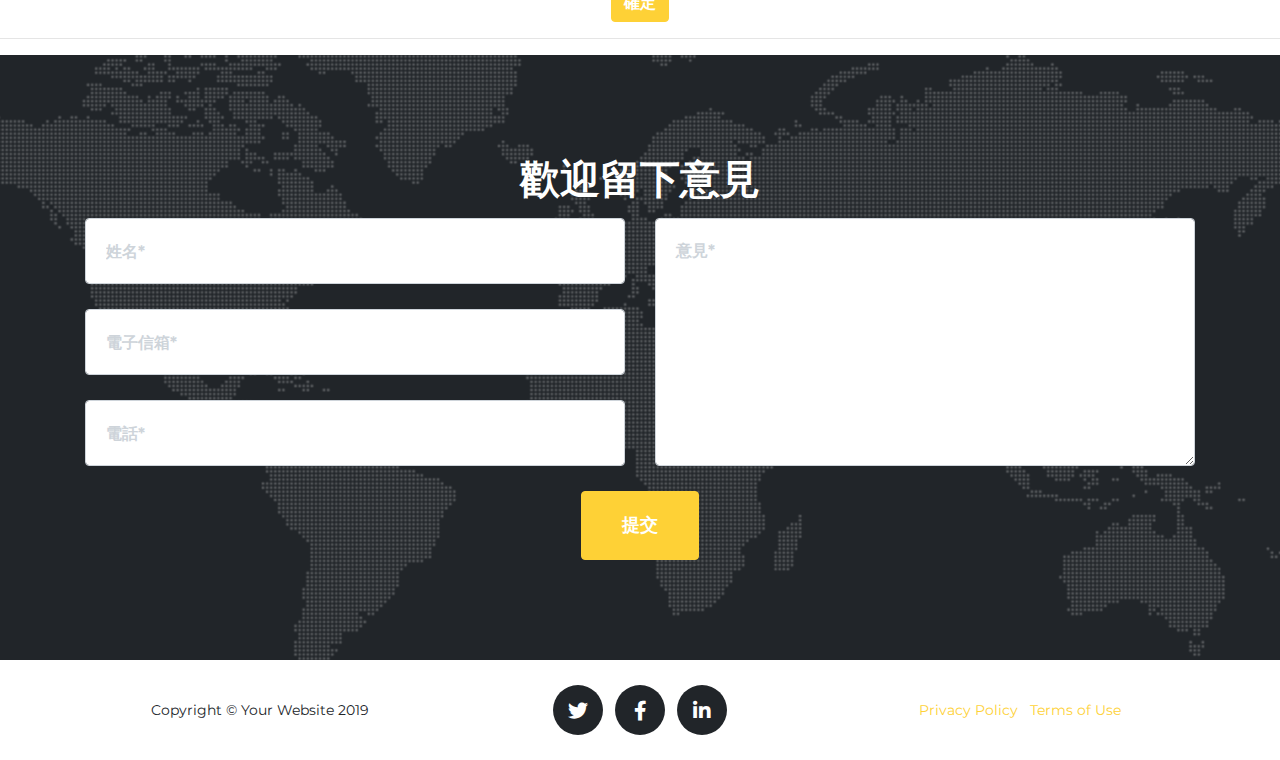
<file: website/song.html>
<!DOCTYPE html>
<html lang="en">

<head>

    <meta charset="utf-8">
    <meta name="viewport" content="width=device-width, initial-scale=1, shrink-to-fit=no">
    <meta name="description" content="">
    <meta name="author" content="">

    <title>song</title>
    <link href="https://fonts.googleapis.com/css?family=Noto+Sans+TC&display=swap" rel="stylesheet">

    <!-- Bootstrap core CSS -->
    <link href="vendor/bootstrap/css/bootstrap.min.css" rel="stylesheet">

    <!-- Custom fonts for this template -->
    <link href="vendor/fontawesome-free/css/all.min.css" rel="stylesheet" type="text/css">
    <link href="https://fonts.googleapis.com/css?family=Montserrat:400,700" rel="stylesheet" type="text/css">
    <link href='https://fonts.googleapis.com/css?family=Kaushan+Script' rel='stylesheet' type='text/css'>
    <link href='https://fonts.googleapis.com/css?family=Droid+Serif:400,700,400italic,700italic' rel='stylesheet' type='text/css'>
    <link href='https://fonts.googleapis.com/css?family=Roboto+Slab:400,100,300,700' rel='stylesheet' type='text/css'>

    <!-- Custom styles for this template -->
    <link href="css/agency.min.css" rel="stylesheet">

</head>

<body id="page-top">

    <!-- Navigation -->
    <nav class="navbar navbar-expand-lg navbar-dark fixed-top" id="mainNav">
        <div class="container">
            <a class="navbar-brand js-scroll-trigger" href="#page-top"></a>
            <button class="navbar-toggler navbar-toggler-right" type="button" data-toggle="collapse" data-target="#navbarResponsive" aria-controls="navbarResponsive" aria-expanded="false" aria-label="Toggle navigation">
        Menu
        <i class="fas fa-bars"></i>
      </button>
            <div class="collapse navbar-collapse" id="navbarResponsive">
                <ul class="navbar-nav text-uppercase ml-auto">
                    <li class="nav-item">
                        <a class="nav-link js-scroll-trigger" href="./song.html">歌曲</a>
                    </li>
                    <li class="nav-item">
                        <a class="nav-link js-scroll-trigger" href="./singer.html">明星</a>
                    </li>
                    <li class="nav-item">
                        <a class="nav-link js-scroll-trigger" href="./cloth.html">服裝</a>
                    </li>
                    <li class="nav-item">
                        <a class="nav-link js-scroll-trigger" href="./grocery.html">日用品</a>
                    </li>
                    <li class="nav-item">
                        <a class="nav-link js-scroll-trigger" href="./food.html">食物</a>
                    </li>
                    <li class="nav-item">
                        <a class="nav-link js-scroll-trigger" href="./game.html">遊戲</a>
                    </li>
                    <li class="nav-item">
                        <a class="nav-link js-scroll-trigger" href="./buzzword.html">流行語</a>
                    </li>
                </ul>
            </div>
        </div>
    </nav>

    <!-- Header -->
    <header class="masthead">
        <div class="container" style="text-decoration-color: black;">
            <div class="intro-text">
                <div class="intro-lead-in">快來測測你是哪個年代的人！</div>
                <div class="intro-heading text-uppercase">時代的眼淚</div>
                <a class="btn btn-primary btn-xl text-uppercase js-scroll-trigger" href="#services">開始</a>
            </div>
        </div>
    </header>

    <!-- Services -->
    <section class="page-section" id="services">
        <div class="container">
            <div class="row">
                <div class="col-lg-12 text-center">
                    <h2 class="section-heading text-uppercase">歌曲</h2>
                    <h3 class="section-subheading text-muted">哪些是你的KTV必點神曲呢？</h3>
                </div>
            </div>
            <!--一整行-->
            <div class="row text-center">
                <!--一首歌-->
                <div class="col-md-4">
                    <h4 class="service-heading"><audio src="./music/70-1.mp3" autoplay controls></audio></h4>
                    <p class="text-muted">
                        <form>
                            <input type="radio" name="location" value="Taipei" id="70-1-1">有聽過<br>
                            <input type="radio" name="location" value="Taoyuan" id="70-1-2">沒聽過<br>
                        </form>
                    </p>
                </div>
                <!--一首歌結束-->
                <!--一首歌-->
                <div class="col-md-4">
                    <h4 class="service-heading"><audio src="./music/80-1.mp3" autoplay controls></audio></h4>
                    <p class="text-muted">
                        <form>
                            <input type="radio" name="location" value="Taipei" id="70-1-1">有聽過<br>
                            <input type="radio" name="location" value="Taoyuan" id="70-1-2">沒聽過<br>
                        </form>
                    </p>
                </div>
                <!--一首歌結束-->
                <!--一首歌-->
                <div class="col-md-4">
                    <h4 class="service-heading"><audio src="./music/90-1.mp3" autoplay controls></audio></h4>
                    <p class="text-muted">
                        <form>
                            <input type="radio" name="location" value="Taipei" id="70-1-1">有聽過<br>
                            <input type="radio" name="location" value="Taoyuan" id="70-1-2">沒聽過<br>
                        </form>
                    </p>
                </div>
                <!--一首歌結束-->
            </div>
            <!--一整行結束-->
            <div class="row text-center">
                <!--一首歌-->
                <div class="col-md-4">
                    <h4 class="service-heading"><audio src="./music/00-1.mp3" autoplay controls></audio></h4>
                    <p class="text-muted">
                        <form>
                            <input type="radio" name="location" value="Taipei" id="70-1-1">有聽過<br>
                            <input type="radio" name="location" value="Taoyuan" id="70-1-2">沒聽過<br>
                        </form>
                    </p>
                </div>
                <!--一首歌結束-->
                <!--一首歌-->
                <div class="col-md-4">
                    <h4 class="service-heading"><audio src="./music/90-2.mp3" autoplay controls></audio></h4>
                    <p class="text-muted">
                        <form>
                            <input type="radio" name="location" value="Taipei" id="70-1-1">有聽過<br>
                            <input type="radio" name="location" value="Taoyuan" id="70-1-2">沒聽過<br>
                        </form>
                    </p>
                </div>
                <!--一首歌結束-->
                <!--一首歌-->
                <div class="col-md-4">
                    <h4 class="service-heading"><audio src="./music/80-2.mp3" autoplay controls></audio></h4>
                    <p class="text-muted">
                        <form>
                            <input type="radio" name="location" value="Taipei" id="70-1-1">有聽過<br>
                            <input type="radio" name="location" value="Taoyuan" id="70-1-2">沒聽過<br>
                        </form>
                    </p>
                </div>
                <!--一首歌結束-->
            </div>

            <!--一整行結束-->
            <div class="row text-center">
                <!--一首歌-->
                <div class="col-md-4">
                    <h4 class="service-heading"><audio src="./music/90-3.mp3" autoplay controls></audio></h4>
                    <p class="text-muted">
                        <form>
                            <input type="radio" name="location" value="Taipei" id="70-1-1">有聽過<br>
                            <input type="radio" name="location" value="Taoyuan" id="70-1-2">沒聽過<br>
                        </form>
                    </p>
                </div>
                <!--一首歌結束-->

                <!--一首歌-->
                <div class="col-md-4">
                    <h4 class="service-heading"><audio src="./music/00-2.mp3" autoplay controls></audio></h4>
                    <p class="text-muted">
                        <form>
                            <input type="radio" name="location" value="Taipei" id="70-1-1">有聽過<br>
                            <input type="radio" name="location" value="Taoyuan" id="70-1-2">沒聽過<br>
                        </form>
                    </p>
                </div>
                <!--一首歌結束-->
                <!--一首歌-->
                <div class="col-md-4">
                    <h4 class="service-heading"><audio src="./music/70-2.mp3" autoplay controls></audio></h4>
                    <p class="text-muted">
                        <form>
                            <input type="radio" name="location" value="Taipei" id="70-1-1">有聽過<br>
                            <input type="radio" name="location" value="Taoyuan" id="70-1-2">沒聽過<br>
                        </form>
                    </p>
                </div>
                <!--一首歌結束-->
            </div>
            <!--一整行結束-->
        </div>
        </div>
    </section>
    <!--確定鈕-->
    <div style="text-align: center;"><button id="button" type="buttom" class="btn btn-primary" onclick="myFunction()">確定</button>

        <p id="demo"></p>

        <script>
            function myFunction() {
                var txt;
                var a = Math.floor(Math.random() * 4);
                if (a == 0) {
                    var r = confirm("你是70年代的人");
                    if (r == true) {
                        txt = "我覺得很準！";
                    } else {
                        txt = "再來一次！";
                    }
                    document.getElementById("demo").innerHTML = txt;

                } else if (a == 1) {
                    var r = confirm("你是80年代的人");
                    if (r == true) {
                        txt = "我覺得很準！";
                    } else {
                        txt = "再來一次！";
                    }
                    document.getElementById("demo").innerHTML = txt;
                } else if (a == 2) {
                    var r = confirm("你是90年代的人");
                    if (r == true) {
                        txt = "我覺得很準！";
                    } else {
                        txt = "再來一次！";
                    }
                    document.getElementById("demo").innerHTML = txt;
                } else {
                    var r = confirm("你是00後的年輕人");
                    if (r == true) {
                        txt = "我覺得很準！";
                    } else {
                        txt = "再來一次！";
                    }
                    document.getElementById("demo").innerHTML = txt;
                }
            }
        </script>
    </div>
    <hr>


    <!-- About -->
    <!-- Team -->


    <!-- Contact -->
    <section class="page-section" id="contact">
        <div class="container">
            <div class="row">
                <div class="col-lg-12 text-center">
                    <h2 class="section-heading text-uppercase">歡迎留下意見</h2>
                </div>
            </div>
            <div class="row">
                <div class="col-lg-12">
                    <form id="contactForm" name="sentMessage" novalidate="novalidate">
                        <div class="row">
                            <div class="col-md-6">
                                <div class="form-group">
                                    <input class="form-control" id="name" type="text" placeholder="姓名*" required="required" data-validation-required-message="Please enter your name.">
                                    <p class="help-block text-danger"></p>
                                </div>
                                <div class="form-group">
                                    <input class="form-control" id="email" type="email" placeholder="電子信箱*" required="required" data-validation-required-message="Please enter your email address.">
                                    <p class="help-block text-danger"></p>
                                </div>
                                <div class="form-group">
                                    <input class="form-control" id="email" type="email" placeholder="電話*" required="required" data-validation-required-message="Please enter your email address.">
                                    <p class="help-block text-danger"></p>
                                </div>

                            </div>
                            <div class="col-md-6">
                                <div class="form-group">
                                    <textarea class="form-control" id="message" placeholder="意見*" required="required" data-validation-required-message="Please enter a message."></textarea>
                                    <p class="help-block text-danger"></p>
                                </div>
                            </div>
                            <div class="col-lg-12 text-center">
                                <div id="success"></div>
                                <button id="sendMessageButton" class="btn btn-primary btn-xl text-uppercase" type="submit">提交</button>
                            </div>
                        </div>
                    </form>
                </div>
            </div>
        </div>
    </section>

    <!-- Footer -->
    <footer class="footer">
        <div class="container">
            <div class="row align-items-center">
                <div class="col-md-4">
                    <span class="copyright">Copyright &copy; Your Website 2019</span>
                </div>
                <div class="col-md-4">
                    <ul class="list-inline social-buttons">
                        <li class="list-inline-item">
                            <a href="https://twitter.com/?lang=zh-tw">
                                <i class="fab fa-twitter"></i>
                            </a>
                        </li>
                        <li class="list-inline-item">
                            <a href="https://www.facebook.com/">
                                <i class="fab fa-facebook-f"></i>
                            </a>
                        </li>
                        <li class="list-inline-item">
                            <a href="https://inline.app/zh/">
                                <i class="fab fa-linkedin-in"></i>
                            </a>
                        </li>
                    </ul>
                </div>
                <div class="col-md-4">
                    <ul class="list-inline quicklinks">
                        <li class="list-inline-item">
                            <a href="#">Privacy Policy</a>
                        </li>
                        <li class="list-inline-item">
                            <a href="#">Terms of Use</a>
                        </li>
                    </ul>
                </div>
            </div>
        </div>
    </footer>

    <!-- Portfolio Modals -->


    <!-- Bootstrap core JavaScript -->
    <script src="vendor/jquery/jquery.min.js"></script>
    <script src="vendor/bootstrap/js/bootstrap.bundle.min.js"></script>

    <!-- Plugin JavaScript -->
    <script src="vendor/jquery-easing/jquery.easing.min.js"></script>

    <!-- Contact form JavaScript -->
    <script src="js/jqBootstrapValidation.js"></script>
    <script src="js/contact_me.js"></script>

    <!-- Custom scripts for this template -->
    <script src="js/agency.min.js"></script>

    <!--圓餅圖java-->
    <script src="http://ajax.googleapis.com/ajax/libs/jquery/1.8.3/jquery.min.js"></script>
    <script src="http://www.flotcharts.org/flot/jquery.flot.js"></script>
    <script src="http://www.flotcharts.org/flot/jquery.flot.pie.js"></script>
</body>

</html>
</file>
<file: css/index.css>
@charset "utf-8";
/*.keyframes(Breath,{
      0% {
          .transition(scale(0.8,0.8));
      }
      100% {
          .transition(scale(1.1,1.1));
      }
  });*/
/*.animation(Breath 0.8s ease-in-out alternate infinite);*/
/* CSS Document */
html,
body,
h1,
h2,
h3,
h4,
h5,
h6,
div,
dl,
dt,
dd,
ul,
ol,
li,
p,
blockquote,
pre,
hr,
figure,
table,
caption,
th,
td,
form,
fieldset,
legend,
input,
button,
textarea,
menu {
  margin: 0;
  padding: 0;
}
html,
body,
fieldset,
img,
iframe,
abbr {
  border: 0;
}
li {
  list-style: none;
}
textarea {
  overflow: auto;
  resize: none;
}
a,
button {
  cursor: pointer;
}
h1,
h2,
h3,
h4,
h5,
h6,
em,
strong,
b {
  font-weight: bold;
}
a,
a:hover {
  text-decoration: none;
}
body,
html {
  width: 100%;
  font-weight: normal;
  display: -webkit-box;
  -webkit-box-align: center;
  -webkit-box-orient: horizontal;
}
html {
  -ms-text-size-adjust: 100%;
  -webkit-text-size-adjust: 100%;
  font-family: "Microsoft YaHei", "Helvetica Neue", Arial, HelveticaNeue, Helvetica, "BBAlpha Sans", sans-serif;
}
body {
  background: #fff;
  opacity: 1;
  -webkit-transition: opacity 500ms ease-in;
  transition: opacity 500ms ease-in;
}
a {
  text-decoration: none;
}
input {
  -webkit-appearance: none;
}
* {
  outline: none;
  -webkit-tap-highlight-color: transparent;
  -webkit-touch-callout: none;
  -webkit-focus-ring-color: rgba(0, 0, 0, 0);
}
body {
  padding: 0;
  margin: 0;
  background: #000000;
}
html,
body,
fieldset,
img,
iframe,
abbr {
  border: 0;
}
li {
  list-style: none;
}
textarea {
  overflow: auto;
  resize: none;
}
a,
button {
  cursor: pointer;
}
h1,
h2,
h3,
h4,
h5,
h6,
em,
strong,
b {
  font-weight: 700;
}
a,
a:hover {
  text-decoration: none;
}
html,
body {
  width: 100%;
  font-family: 'Microsoft Yahei';
}
body {
  font-family: "Microsoft YaHei", simSun, "Lucida Grande", "Lucida Sans Unicode", Arial;
  font-size: 12px;
}
textarea {
  font-size: 24px;
}
a {
  color: #434343;
}
.commSet {
  min-width: 1200px;
  max-width: 1920px;
  width: 100%;
  margin: 0 auto 0;
  position: relative;
}
.overflow {
  overflow: hidden;
}
.hide {
  display: none;
}
.hidetxt {
  text-indent: -9999em;
}
html,
body {
  min-width: 1200px;
  max-width: 1920px;
  width: 100%;
  margin: 0 auto 0;
  position: relative;
}
body {
  background-color: #1b1b1b;
}
.hover:hover {
  opacity: 0.8;
}
.cont {
  position: relative;
  width: 1200px;
  margin: 0 auto 0;
  padding-top: 1px;
}
.box-lottery {
  position: relative;
  margin: 0 auto 0;
  width: 615px;
  height: 615px;
  background: url('../img/bg_lottery.png') center no-repeat;
}
.lottery-wrap {
  position: relative;
  width: 100%;
  height: 100%;
  background: url('../img/bg_lottery_f.png') center no-repeat;
}
.lottery-wrap img {
  width: 93px;
  height: 69px;
}
.lottery-wrap span {
  box-sizing: border-box;
  position: absolute;
  top: 0;
  left: 32.7%;
  width: 214px;
  height: 50%;
  color: #fff;
  -webkit-transform-origin: 50% 100%;
  -moz-transform-origin: 50% 100%;
  -ms-transform-origin: 50% 100%;
  transform-origin: 50% 100%;
  text-align: center;
}
.lottery-wrap span.lottery-span1 {
  -webkit-transform: rotate(22.5deg);
  -moz-transform: rotate(22.5deg);
  -ms-transform: rotate(22.5deg);
  transform: rotate(22.5deg);
}
.lottery-wrap span.lottery-span2 {
  -webkit-transform: rotate(67.5deg);
  -moz-transform: rotate(67.5deg);
  -ms-transform: rotate(67.5deg);
  transform: rotate(67.5deg);
}
.lottery-wrap span.lottery-span3 {
  -webkit-transform: rotate(112.5deg);
  -moz-transform: rotate(112.5deg);
  -ms-transform: rotate(112.5deg);
  transform: rotate(112.5deg);
}
.lottery-wrap span.lottery-span4 {
  -webkit-transform: rotate(157.5deg);
  -moz-transform: rotate(157.5deg);
  -ms-transform: rotate(157.5deg);
  transform: rotate(157.5deg);
}
.lottery-wrap span.lottery-span5 {
  -webkit-transform: rotate(202.5deg);
  -moz-transform: rotate(202.5deg);
  -ms-transform: rotate(202.5deg);
  transform: rotate(202.5deg);
}
.lottery-wrap span.lottery-span5 img {
  width: 71px;
  height: 71px;
}
.lottery-wrap span.lottery-span6 {
  -webkit-transform: rotate(247.5deg);
  -moz-transform: rotate(247.5deg);
  -ms-transform: rotate(247.5deg);
  transform: rotate(247.5deg);
}
.lottery-wrap span.lottery-span6 img {
  width: 80px;
  height: 55px;
}
.lottery-wrap span.lottery-span7 {
  -webkit-transform: rotate(292.5deg);
  -moz-transform: rotate(292.5deg);
  -ms-transform: rotate(292.5deg);
  transform: rotate(292.5deg);
}
.lottery-wrap span.lottery-span8 {
  -webkit-transform: rotate(337.5deg);
  -moz-transform: rotate(337.5deg);
  -ms-transform: rotate(337.5deg);
  transform: rotate(337.5deg);
}
.lottery-wrap span.lottery-span8 img {
  width: 54px;
  height: 98px;
}
.lottery-wrap i {
  display: block;
  width: 100%;
  height: 60px;
  font-style: normal;
  font-size: 22px;
  line-height: 32px;
  color: #fee1e1;
  margin: 48px 0 12px;
}
.lottery-wrap img {
  max-width: 100%;
}
.lottery-btn {
  position: absolute;
  left: 50%;
  top: 50%;
  text-indent: -999em;
  z-index: 11;
  -webkit-transform: translate(-50%, -50%);
  -moz-transform: translate(-50%, -50%);
  -ms-transform: translate(-50%, -50%);
  transform: translate(-50%, -50%);
  width: 161px;
  height: 161px;
}
.lottery-btn i {
  position: absolute;
  top: -30px;
  left: 50%;
  margin-left: -20.5px;
  width: 41px;
  height: 39px;
  background: url('../img/icon_point.png') center no-repeat;
  -webkit-transform-origin: 50% 102.5px;
  -moz-transform-origin: 50% 102.5px;
  -ms-transform-origin: 50% 102.5px;
  transform-origin: 50% 102.5px;
}
.lottery-btn:after {
  content: '';
  position: absolute;
  top: 0;
  left: 0;
  width: 100%;
  height: 100%;
  background: url('../img/btn_lottery.png') center no-repeat;
}
</file>
<file: website/css/agency.min.css>
/*!
 * Start Bootstrap - Agency v5.2.2 (https://startbootstrap.com/template-overviews/agency)
 * Copyright 2013-2019 Start Bootstrap
 * Licensed under MIT (https://github.com/BlackrockDigital/startbootstrap-agency/blob/master/LICENSE)
 */body{overflow-x:hidden;font-family:'Roboto Slab',-apple-system,BlinkMacSystemFont,'Segoe UI',Roboto,'Helvetica Neue',Arial,sans-serif,'Apple Color Emoji','Segoe UI Emoji','Segoe UI Symbol','Noto Color Emoji'}p{line-height:1.75}a{color:#fed136}a:hover{color:#fec503}.text-primary{color:#fed136!important}h1,h2,h3,h4,h5,h6{font-weight:700;font-family:Montserrat,-apple-system,BlinkMacSystemFont,'Segoe UI',Roboto,'Helvetica Neue',Arial,sans-serif,'Apple Color Emoji','Segoe UI Emoji','Segoe UI Symbol','Noto Color Emoji'}.page-section{padding:100px 0}.page-section h2.section-heading{font-size:40px;margin-top:0;margin-bottom:15px}.page-section h3.section-subheading{font-size:16px;font-weight:400;font-style:italic;margin-bottom:75px;text-transform:none;font-family:'Droid Serif',-apple-system,BlinkMacSystemFont,'Segoe UI',Roboto,'Helvetica Neue',Arial,sans-serif,'Apple Color Emoji','Segoe UI Emoji','Segoe UI Symbol','Noto Color Emoji'}@media (min-width:768px){section{padding:150px 0}}::-moz-selection{background:#fed136;text-shadow:none}::selection{background:#fed136;text-shadow:none}img::-moz-selection{background:0 0}img::selection{background:0 0}img::-moz-selection{background:0 0}.btn{font-family:Montserrat,-apple-system,BlinkMacSystemFont,'Segoe UI',Roboto,'Helvetica Neue',Arial,sans-serif,'Apple Color Emoji','Segoe UI Emoji','Segoe UI Symbol','Noto Color Emoji';font-weight:700}.btn-xl{font-size:18px;padding:20px 40px}.btn-primary{background-color:#fed136;border-color:#fed136}.btn-primary:active,.btn-primary:focus,.btn-primary:hover{background-color:#fec810!important;border-color:#fec810!important;color:#fff}.btn-primary:active,.btn-primary:focus{box-shadow:0 0 0 .2rem rgba(254,209,55,.5)!important}#mainNav{background-color:#212529}#mainNav .navbar-toggler{font-size:12px;right:0;padding:13px;text-transform:uppercase;color:#fff;border:0;background-color:#fed136;font-family:Montserrat,-apple-system,BlinkMacSystemFont,'Segoe UI',Roboto,'Helvetica Neue',Arial,sans-serif,'Apple Color Emoji','Segoe UI Emoji','Segoe UI Symbol','Noto Color Emoji'}#mainNav .navbar-brand{color:#fed136;font-family:'Kaushan Script',-apple-system,BlinkMacSystemFont,'Segoe UI',Roboto,'Helvetica Neue',Arial,sans-serif,'Apple Color Emoji','Segoe UI Emoji','Segoe UI Symbol','Noto Color Emoji'}#mainNav .navbar-brand.active,#mainNav .navbar-brand:active,#mainNav .navbar-brand:focus,#mainNav .navbar-brand:hover{color:#fec503}#mainNav .navbar-nav .nav-item .nav-link{font-size:90%;font-weight:400;padding:.75em 0;letter-spacing:1px;color:#fff;font-family:Montserrat,-apple-system,BlinkMacSystemFont,'Segoe UI',Roboto,'Helvetica Neue',Arial,sans-serif,'Apple Color Emoji','Segoe UI Emoji','Segoe UI Symbol','Noto Color Emoji'}#mainNav .navbar-nav .nav-item .nav-link.active,#mainNav .navbar-nav .nav-item .nav-link:hover{color:#fed136}@media (min-width:992px){#mainNav{padding-top:25px;padding-bottom:25px;transition:padding-top .3s,padding-bottom .3s;border:none;background-color:transparent}#mainNav .navbar-brand{font-size:1.75em;transition:all .3s}#mainNav .navbar-nav .nav-item .nav-link{padding:1.1em 1em!important}#mainNav.navbar-shrink{padding-top:0;padding-bottom:0;background-color:#212529}#mainNav.navbar-shrink .navbar-brand{font-size:1.25em;padding:12px 0}}header.masthead{text-align:center;color:#fff;background-image:url(../img/header-bg.jpg);background-repeat:no-repeat;background-attachment:scroll;background-position:center center;background-size:cover}header.masthead .intro-text{padding-top:150px;padding-bottom:100px}header.masthead .intro-text .intro-lead-in{font-size:22px;font-style:italic;line-height:22px;margin-bottom:25px;font-family:'Droid Serif',-apple-system,BlinkMacSystemFont,'Segoe UI',Roboto,'Helvetica Neue',Arial,sans-serif,'Apple Color Emoji','Segoe UI Emoji','Segoe UI Symbol','Noto Color Emoji'}header.masthead .intro-text .intro-heading{font-size:50px;font-weight:700;line-height:50px;margin-bottom:25px;font-family:Montserrat,-apple-system,BlinkMacSystemFont,'Segoe UI',Roboto,'Helvetica Neue',Arial,sans-serif,'Apple Color Emoji','Segoe UI Emoji','Segoe UI Symbol','Noto Color Emoji'}@media (min-width:768px){header.masthead .intro-text{padding-top:300px;padding-bottom:200px}header.masthead .intro-text .intro-lead-in{font-size:40px;font-style:italic;line-height:40px;margin-bottom:25px;font-family:'Droid Serif',-apple-system,BlinkMacSystemFont,'Segoe UI',Roboto,'Helvetica Neue',Arial,sans-serif,'Apple Color Emoji','Segoe UI Emoji','Segoe UI Symbol','Noto Color Emoji'}header.masthead .intro-text .intro-heading{font-size:75px;font-weight:700;line-height:75px;margin-bottom:50px;font-family:Montserrat,-apple-system,BlinkMacSystemFont,'Segoe UI',Roboto,'Helvetica Neue',Arial,sans-serif,'Apple Color Emoji','Segoe UI Emoji','Segoe UI Symbol','Noto Color Emoji'}}.service-heading{margin:15px 0;text-transform:none}#portfolio .portfolio-item{right:0;margin:0 0 15px}#portfolio .portfolio-item .portfolio-link{position:relative;display:block;max-width:400px;margin:0 auto;cursor:pointer}#portfolio .portfolio-item .portfolio-link .portfolio-hover{position:absolute;width:100%;height:100%;transition:all ease .5s;opacity:0;background:rgba(254,209,54,.9)}#portfolio .portfolio-item .portfolio-link .portfolio-hover:hover{opacity:1}#portfolio .portfolio-item .portfolio-link .portfolio-hover .portfolio-hover-content{font-size:20px;position:absolute;top:50%;width:100%;height:20px;margin-top:-12px;text-align:center;color:#fff}#portfolio .portfolio-item .portfolio-link .portfolio-hover .portfolio-hover-content i{margin-top:-12px}#portfolio .portfolio-item .portfolio-link .portfolio-hover .portfolio-hover-content h3,#portfolio .portfolio-item .portfolio-link .portfolio-hover .portfolio-hover-content h4{margin:0}#portfolio .portfolio-item .portfolio-caption{max-width:400px;margin:0 auto;padding:25px;text-align:center;background-color:#fff}#portfolio .portfolio-item .portfolio-caption h4{margin:0;text-transform:none}#portfolio .portfolio-item .portfolio-caption p{font-size:16px;font-style:italic;margin:0;font-family:'Droid Serif',-apple-system,BlinkMacSystemFont,'Segoe UI',Roboto,'Helvetica Neue',Arial,sans-serif,'Apple Color Emoji','Segoe UI Emoji','Segoe UI Symbol','Noto Color Emoji'}#portfolio *{z-index:2}@media (min-width:767px){#portfolio .portfolio-item{margin:0 0 30px}}.portfolio-modal .modal-dialog{margin:1rem;max-width:100vw}.portfolio-modal .modal-content{padding:100px 0;text-align:center}.portfolio-modal .modal-content h2{font-size:3em;margin-bottom:15px}.portfolio-modal .modal-content p{margin-bottom:30px}.portfolio-modal .modal-content p.item-intro{font-size:16px;font-style:italic;margin:20px 0 30px;font-family:'Droid Serif',-apple-system,BlinkMacSystemFont,'Segoe UI',Roboto,'Helvetica Neue',Arial,sans-serif,'Apple Color Emoji','Segoe UI Emoji','Segoe UI Symbol','Noto Color Emoji'}.portfolio-modal .modal-content ul.list-inline{margin-top:0;margin-bottom:30px}.portfolio-modal .modal-content img{margin-bottom:30px}.portfolio-modal .modal-content button{cursor:pointer}.portfolio-modal .close-modal{position:absolute;top:25px;right:25px;width:75px;height:75px;cursor:pointer;background-color:transparent}.portfolio-modal .close-modal:hover{opacity:.3}.portfolio-modal .close-modal .lr{z-index:1051;width:1px;height:75px;margin-left:35px;transform:rotate(45deg);background-color:#212529}.portfolio-modal .close-modal .lr .rl{z-index:1052;width:1px;height:75px;transform:rotate(90deg);background-color:#212529}.timeline{position:relative;padding:0;list-style:none}.timeline:before{position:absolute;top:0;bottom:0;left:40px;width:2px;margin-left:-1.5px;content:'';background-color:#e9ecef}.timeline>li{position:relative;min-height:50px;margin-bottom:50px}.timeline>li:after,.timeline>li:before{display:table;content:' '}.timeline>li:after{clear:both}.timeline>li .timeline-panel{position:relative;float:right;width:100%;padding:0 20px 0 100px;text-align:left}.timeline>li .timeline-panel:before{right:auto;left:-15px;border-right-width:15px;border-left-width:0}.timeline>li .timeline-panel:after{right:auto;left:-14px;border-right-width:14px;border-left-width:0}.timeline>li .timeline-image{position:absolute;z-index:100;left:0;width:80px;height:80px;margin-left:0;text-align:center;color:#fff;border:7px solid #e9ecef;border-radius:100%;background-color:#fed136}.timeline>li .timeline-image h4{font-size:10px;line-height:14px;margin-top:12px}.timeline>li.timeline-inverted>.timeline-panel{float:right;padding:0 20px 0 100px;text-align:left}.timeline>li.timeline-inverted>.timeline-panel:before{right:auto;left:-15px;border-right-width:15px;border-left-width:0}.timeline>li.timeline-inverted>.timeline-panel:after{right:auto;left:-14px;border-right-width:14px;border-left-width:0}.timeline>li:last-child{margin-bottom:0}.timeline .timeline-heading h4{margin-top:0;color:inherit}.timeline .timeline-heading h4.subheading{text-transform:none}.timeline .timeline-body>p,.timeline .timeline-body>ul{margin-bottom:0}@media (min-width:768px){.timeline:before{left:50%}.timeline>li{min-height:100px;margin-bottom:100px}.timeline>li .timeline-panel{float:left;width:41%;padding:0 20px 20px 30px;text-align:right}.timeline>li .timeline-image{left:50%;width:100px;height:100px;margin-left:-50px}.timeline>li .timeline-image h4{font-size:13px;line-height:18px;margin-top:16px}.timeline>li.timeline-inverted>.timeline-panel{float:right;padding:0 30px 20px 20px;text-align:left}}@media (min-width:992px){.timeline>li{min-height:150px}.timeline>li .timeline-panel{padding:0 20px 20px}.timeline>li .timeline-image{width:150px;height:150px;margin-left:-75px}.timeline>li .timeline-image h4{font-size:18px;line-height:26px;margin-top:30px}.timeline>li.timeline-inverted>.timeline-panel{padding:0 20px 20px}}@media (min-width:1200px){.timeline>li{min-height:170px}.timeline>li .timeline-panel{padding:0 20px 20px 100px}.timeline>li .timeline-image{width:170px;height:170px;margin-left:-85px}.timeline>li .timeline-image h4{margin-top:40px}.timeline>li.timeline-inverted>.timeline-panel{padding:0 100px 20px 20px}}.team-member{margin-bottom:50px;text-align:center}.team-member img{width:225px;height:225px;border:7px solid rgba(0,0,0,.1)}.team-member h4{margin-top:25px;margin-bottom:0;text-transform:none}.team-member p{margin-top:0}section#contact{background-color:#212529;background-image:url(../img/map-image.png);background-repeat:no-repeat;background-position:center}section#contact .section-heading{color:#fff}section#contact .form-group{margin-bottom:25px}section#contact .form-group input,section#contact .form-group textarea{padding:20px}section#contact .form-group input.form-control{height:auto}section#contact .form-group textarea.form-control{height:248px}section#contact .form-control:focus{border-color:#fed136;box-shadow:none}section#contact ::-webkit-input-placeholder{font-weight:700;color:#ced4da;font-family:Montserrat,-apple-system,BlinkMacSystemFont,'Segoe UI',Roboto,'Helvetica Neue',Arial,sans-serif,'Apple Color Emoji','Segoe UI Emoji','Segoe UI Symbol','Noto Color Emoji'}section#contact :-moz-placeholder{font-weight:700;color:#ced4da;font-family:Montserrat,-apple-system,BlinkMacSystemFont,'Segoe UI',Roboto,'Helvetica Neue',Arial,sans-serif,'Apple Color Emoji','Segoe UI Emoji','Segoe UI Symbol','Noto Color Emoji'}section#contact ::-moz-placeholder{font-weight:700;color:#ced4da;font-family:Montserrat,-apple-system,BlinkMacSystemFont,'Segoe UI',Roboto,'Helvetica Neue',Arial,sans-serif,'Apple Color Emoji','Segoe UI Emoji','Segoe UI Symbol','Noto Color Emoji'}section#contact :-ms-input-placeholder{font-weight:700;color:#ced4da;font-family:Montserrat,-apple-system,BlinkMacSystemFont,'Segoe UI',Roboto,'Helvetica Neue',Arial,sans-serif,'Apple Color Emoji','Segoe UI Emoji','Segoe UI Symbol','Noto Color Emoji'}.footer{padding:25px 0;text-align:center}.footer span.copyright{font-size:90%;line-height:40px;text-transform:none;font-family:Montserrat,-apple-system,BlinkMacSystemFont,'Segoe UI',Roboto,'Helvetica Neue',Arial,sans-serif,'Apple Color Emoji','Segoe UI Emoji','Segoe UI Symbol','Noto Color Emoji'}.footer ul.quicklinks{font-size:90%;line-height:40px;margin-bottom:0;text-transform:none;font-family:Montserrat,-apple-system,BlinkMacSystemFont,'Segoe UI',Roboto,'Helvetica Neue',Arial,sans-serif,'Apple Color Emoji','Segoe UI Emoji','Segoe UI Symbol','Noto Color Emoji'}ul.social-buttons{margin-bottom:0}ul.social-buttons li a{font-size:20px;line-height:50px;display:block;width:50px;height:50px;transition:all .3s;color:#fff;border-radius:100%;outline:0;background-color:#212529}ul.social-buttons li a:active,ul.social-buttons li a:focus,ul.social-buttons li a:hover{background-color:#fed136}
</file>
